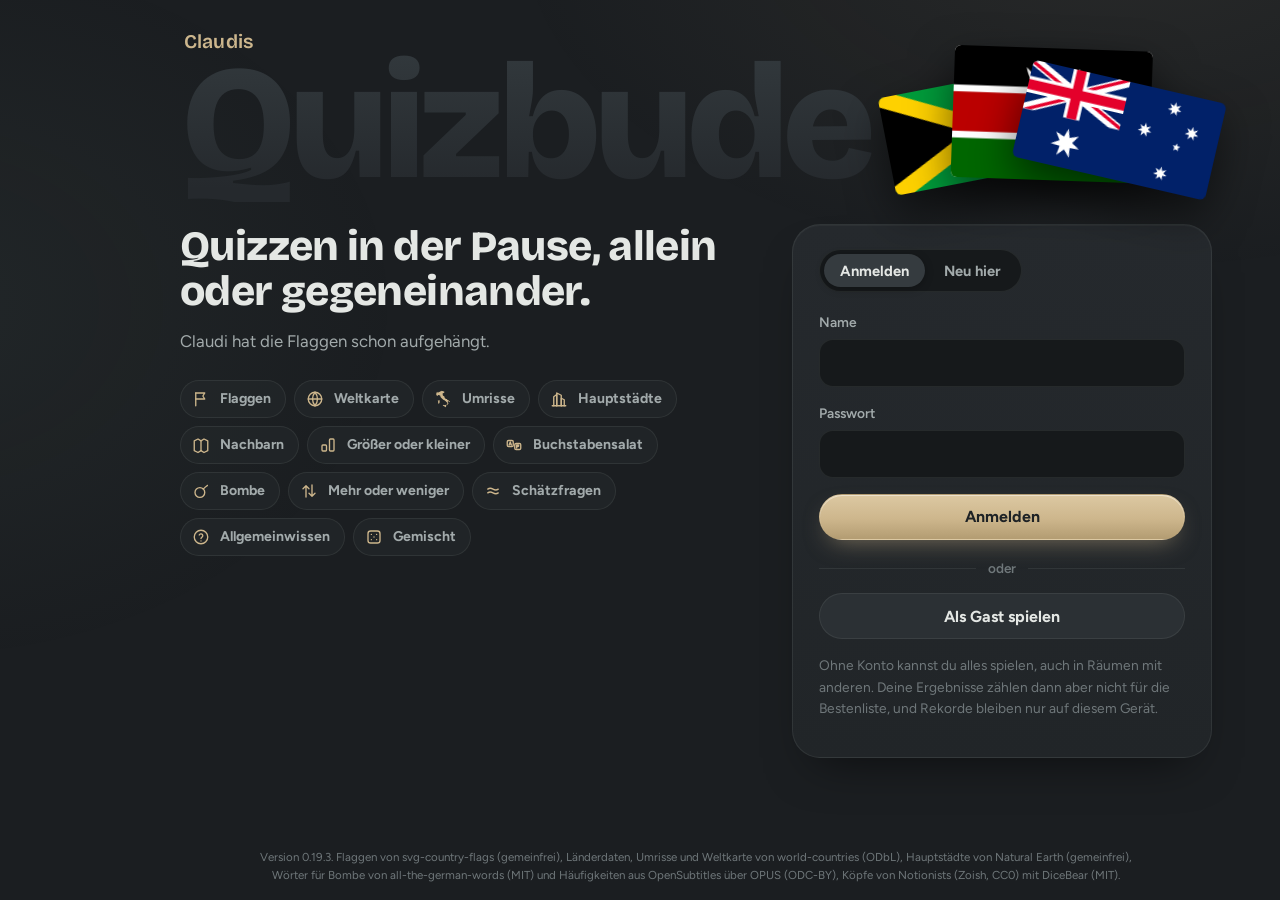
<file: index.html>
<!DOCTYPE html>
<html lang="de">
<head>
<meta charset="utf-8">
<meta name="viewport" content="width=device-width, initial-scale=1">
<title>Claudis Quizbude</title>
<meta name="description" content="Flaggen raten in der Pause, allein oder zusammen im Raum.">
<meta name="theme-color" content="#1B1E21">
<link rel="icon" href="bilder/icon.svg" type="image/svg+xml">
<link rel="stylesheet" href="css/stil.css?v=0.19.3">
</head>
<body>
<!-- Ladebildschirm: steht sofort, bis Schriften, Bilder und Effekte bereit sind -->
<div class="lade" id="lade" role="status" aria-label="Die Quizbude lädt">
  <div class="lade-mitte"><img class="lade-logo" src="bilder/logo.svg" alt="" width="60" height="60"><div class="lade-linie"><i id="lade-fuellung"></i></div></div>
</div>
<div class="nachricht" id="nachricht" role="status" hidden>
  <svg class="nachricht-icon" width="20" height="20" viewBox="0 0 24 24" fill="none" stroke="currentColor" stroke-width="2" stroke-linecap="round" stroke-linejoin="round" aria-hidden="true"><path d="M3 11v2a1 1 0 0 0 1 1h2l5 4V6L6 10H4a1 1 0 0 0-1 1z"/><path d="M15.5 8.5a5 5 0 0 1 0 7"/><path d="M18.5 5.5a9 9 0 0 1 0 13"/></svg>
  <p id="nachricht-text"></p>
  <button id="nachricht-zu" type="button" aria-label="Nachricht ausblenden"><svg width="16" height="16" viewBox="0 0 24 24" fill="none" stroke="currentColor" stroke-width="2.4" stroke-linecap="round" aria-hidden="true"><path d="M6 6l12 12M18 6L6 18"/></svg></button>
</div>
<main>
  <!-- Anmelden -->
  <section class="screen" id="s-anmelden" hidden>
    <div class="buehnenbild">
      <p class="riese" aria-hidden="true"><span>Claudis</span>Quizbude</p>
      <div class="faecher" data-faecher aria-hidden="true"></div>
    </div>
    <div class="anmelden-raster">
      <div class="anmelden-text">
        <h1>Quizzen in der Pause, allein oder gegeneinander.</h1>
        <p class="unterzeile" id="anmelden-claudi">Claudi hat die Flaggen schon aufgehängt.</p>
        <ul class="anmelden-kats" id="anmelden-kats" aria-label="Was es zu spielen gibt"></ul>
        <section class="karte anmelden-besten" id="anmelden-besten-box" aria-labelledby="ab-titel" hidden>
          <div class="ab-kopf"><h2 id="ab-titel">Gerade vorne</h2><small id="ab-zeit"></small></div>
          <ol class="ab-liste" id="anmelden-besten"></ol>
        </section>
      </div>
      <div class="karte anmelde-karte">
        <div class="umschalter" role="tablist">
          <button role="tab" class="umschalter-knopf aktiv" data-modus="anmelden" aria-selected="true">Anmelden</button>
          <button role="tab" class="umschalter-knopf" data-modus="neu" aria-selected="false">Neu hier</button>
        </div>
        <form id="anmelde-form" autocomplete="on" novalidate>
          <label>Name <input name="name" autocomplete="username" maxlength="16" required></label>
          <label>Passwort <input name="passwort" type="password" autocomplete="current-password" minlength="4" required></label>
          <small class="feststell" id="feststell-hinweis" hidden>Die Feststelltaste ist an.</small>
          <fieldset class="nur-neu" hidden>
            <legend>Dein Kopf</legend>
            <div class="avatar-wahl" id="avatar-wahl"></div>
            <div class="farb-wahl" id="farb-wahl"></div>
          </fieldset>
          <p class="fehler" id="anmelde-fehler" role="alert"></p>
          <button class="knopf haupt breit" type="submit" id="anmelde-knopf">Anmelden</button>
        </form>
        <p class="hinweis" id="offline-hinweis" hidden>Der Server ist gerade nicht erreichbar. Bis dahin geht nur das Spielen als Gast.</p>
        <div class="oder" aria-hidden="true"><span>oder</span></div>
        <button class="knopf zweit breit" id="gast-los">Als Gast spielen</button>
        <p class="hinweis gast-hinweis">Ohne Konto kannst du alles spielen, auch in Räumen mit anderen. Deine Ergebnisse zählen dann aber nicht für die Bestenliste, und Rekorde bleiben nur auf diesem Gerät.</p>
      </div>
    </div>
  </section>

  <!-- Bude (Start) -->
  <section class="screen bude" id="s-bude" hidden>
    <div class="bude-links">
    <div class="buehnenbild">
      <p class="riese" aria-hidden="true"><span>Claudis</span>Quizbude</p>
      <div class="faecher" data-faecher aria-hidden="true"></div>
    </div>
    <div class="held">
      <h1 id="bude-claudi"></h1>
      <div class="aktionen">
        <button class="knopf haupt gross" id="raum-neu">Raum aufmachen</button>
        <form class="code-feld" id="beitreten-form">
          <input id="code-eingabe" maxlength="4" autocomplete="off" spellcheck="false" placeholder="Code" aria-label="Raum-Code">
          <button class="knopf zweit" type="submit">Beitreten</button>
        </form>
      </div>
    </div>

    <section class="kategorien" aria-labelledby="kat-titel">
      <div class="kategorien-kopf">
        <h2 id="kat-titel">Was spielen wir?</h2>
      </div>
      <p class="kategorien-text">Klick auf eine Kategorie, dann geht ein Raum auf. Starten könnt ihr ab 2 Leuten. Allein üben geht unten unter Sprint.</p>
      <div class="kachel-raster" id="kachel-raster"></div>
    </section>

    <div class="bude-raster">
      <section class="karte">
        <h2>Offene Räume</h2>
        <ul id="raum-liste" class="raum-liste"></ul>
      </section>
      <!-- Bestenliste: ab 1560 px fest am rechten Rand, darunter neben bzw. unter den Räumen -->
      <aside class="bude-rechts" aria-labelledby="besten-titel">
        <section class="karte besten-karte">
          <div class="besten-kopf">
            <h2 id="besten-titel">Bestenliste</h2>
            <select id="besten-zeit" aria-label="Zeitraum"></select>
          </div>
          <div class="umschalter klein voll" role="tablist" id="besten-reiter">
            <button role="tab" class="umschalter-knopf aktiv" data-spalte="punkte" aria-selected="true">Punkte</button>
            <button role="tab" class="umschalter-knopf" data-spalte="siege" aria-selected="false">Siege</button>
            <button role="tab" class="umschalter-knopf" data-spalte="sprint" aria-selected="false">Sprint</button>
          </div>
          <p class="besten-saison-ende" id="besten-saison-ende" hidden></p>
        <div class="saison-abzeichen" id="besten-abzeichen" hidden></div>
        <label class="besten-kategorie" hidden><select id="besten-kategorie" aria-label="Sprint-Kategorie"></select></label>
          <ol id="besten-drei" class="besten-drei" aria-label="Platz 1 bis 3" hidden></ol>
          <ol id="besten-liste" class="besten-felder" start="4"></ol>
          <div class="besten-ich" id="besten-ich" hidden></div>
          <p class="besten-fuss" id="besten-fuss"></p>
        </section>
        <section class="karte winterquest" id="winterquest" hidden aria-labelledby="wq-titel"></section>
      </aside>
    </div>
    </div>

  </section>

  <!-- Profil -->
  <section class="screen" id="s-profil" hidden>
    <div class="profil-layout">
      <!-- links: die Spielerkarte, so wie andere sie sehen (zugleich Vorschau beim Anpassen) -->
      <aside class="profil-seite">
        <div id="hochkarte"></div>
        <button class="knopf zweit klein" id="profil-bearbeiten" hidden>Profilbild ändern</button>
        <div class="karte profil-editor" id="profil-editor" hidden>
          <div class="pb-vorschau"><span id="pb-vorschau"></span><span class="pb-was" id="pb-was"></span></div>
          <h3 class="pb-titel">Kopf</h3>
          <div class="pb-kopf" id="pb-kopf"></div>
          <h3 class="pb-titel">Geste</h3>
          <div class="pb-raster" id="pb-gesten"></div>
          <h3 class="pb-titel">Hintergrund</h3>
          <div class="pb-raster rund" id="pb-kreise"></div>
          <h3 class="pb-titel">Rand</h3>
          <div class="pb-raster rund" id="pb-ringe"></div>
          <div class="zeile">
            <button class="knopf haupt klein" id="profil-speichern">Speichern</button>
            <button class="knopf zweit klein" id="profil-abbrechen">Abbrechen</button>
          </div>
        </div>
      </aside>

      <div class="profil-haupt">
        <header class="profil-kopf">
          <h1 id="profil-name"></h1>
          <p class="profil-unter"><span class="karten-titel" id="profil-titel"></span><span id="profil-seit"></span></p>
          <div class="profil-rang" id="profil-ruhm"></div>
        </header>

        <div class="umschalter profil-reiter" role="tablist" id="profil-reiter">
          <button role="tab" class="umschalter-knopf aktiv" data-tab="uebersicht" aria-selected="true">Übersicht</button>
          <button role="tab" class="umschalter-knopf" data-tab="anpassen" aria-selected="false">Anpassen</button>
          <button role="tab" class="umschalter-knopf" data-tab="abzeichen" aria-selected="false">Abzeichen</button>
          <button role="tab" class="umschalter-knopf" data-tab="ruhm" aria-selected="false">Ruhmesweg</button>
        </div>

        <div class="profil-tab" data-tab="uebersicht">
          <dl class="werte" id="profil-werte"></dl>
          <section class="karte profil-abzeichen-box"><h2>Abzeichen</h2><div class="abz-kompakt" id="profil-abzeichen"></div></section>
          <div class="profil-raster">
            <section class="karte">
              <h2>Platzierungen</h2>
              <ul class="profil-liste" id="profil-raenge"></ul>
              <h2 class="abstand">Sprint-Rekorde</h2>
              <ul class="profil-liste" id="profil-rekorde"></ul>
            </section>
            <section class="karte">
              <h2>Nach Kategorie</h2>
              <ul class="profil-liste" id="profil-kategorien"></ul>
            </section>
          </div>
          <section class="karte">
            <h2>Letzte Spiele</h2>
            <ul class="profil-liste" id="profil-spiele"></ul>
          </section>
        </div>

        <div class="profil-tab" data-tab="anpassen" id="anpassen" hidden>
          <div class="umschalter klein voll" role="tablist" id="anpassen-reiter"></div>
          <p class="anpassen-info" id="anpassen-info">Ein Klick legt es an, links siehst du sofort das Ergebnis.</p>
          <div class="stil-kacheln" id="stil-kacheln"></div>
        </div>

        <div class="profil-tab" data-tab="abzeichen" id="abzeichen-karte" hidden>
          <section class="abz-oben">
            <div class="abz-oben-text">
              <h2>Auf deiner Karte</h2>
              <p>Bis zu drei Abzeichen oder Medaillen ersetzen auf deiner Karte Spiele, Siege und Sprint. Klick auf ein erreichtes Abzeichen legt es drauf, nochmal klicken nimmt es runter. Zum Umsortieren ein Abzeichen auf einen anderen Platz ziehen, mit der Maus geht das auch direkt aus der Liste.</p>
            </div>
            <div class="abz-vitrine" id="abz-vitrine"></div>
          </section>
          <h3 class="abz-titel">Saison-Medaillen</h3>
          <div class="abz-medaillen" id="abz-medaillen"></div>
          <h3 class="abz-titel">Abzeichen <small>Bronze, Silber, Gold, Platin, Diamant</small></h3>
          <div class="abz-raster" id="abz-raster"></div>
        </div>
        <div class="profil-tab" data-tab="ruhm" id="ruhm-karte" hidden>
          <p class="ruhm-erklaerung">Du spielst dich durch die Kartenfarben Karo, Herz, Pik und Kreuz, in jeder Farbe vom Bube bis zum Ass. Ganz oben wartet der Joker. Jede Karte schaltet etwas frei.</p>
          <ul class="ruhm-quellen">
            <li><b>10</b> fürs Mitspielen</li><li><b>3</b> je richtige Antwort</li><li><b>20</b> je Sieg</li><li><b>4</b> je Sprint</li><li><b>1</b> je Sprint-Treffer</li><li><b>+</b> jeder neue Rekord-Treffer</li>
          </ul>
          <div class="ruhmesweg" id="ruhmesweg"></div>
        </div>
      </div>
    </div>
  </section>

  <!-- Nachschlagen -->
  <section class="screen" id="s-lernen" hidden>
    <div class="lernen-kopf">
      <h1>Nachschlagen</h1>
      <p class="unterzeile">Alle Länder zum Anschauen und Lernen. Klick auf ein Land für Hauptstadt, Fläche und Umriss.</p>
    </div>
    <div class="lernen-steuerung">
      <div class="umschalter" role="tablist" id="lernen-art">
        <button role="tab" class="umschalter-knopf aktiv" data-art="flaggen" aria-selected="true">Flaggen</button>
        <button role="tab" class="umschalter-knopf" data-art="umrisse" aria-selected="false">Umrisse</button>
      </div>
      <input id="lernen-suche" type="search" placeholder="Land oder Hauptstadt suchen" autocomplete="off" aria-label="Land oder Hauptstadt suchen">
    </div>
    <div class="chips" id="lernen-region" role="group" aria-label="Kontinent"></div>
    <p class="lernen-anzahl" id="lernen-anzahl"></p>
    <ul class="lernen-raster" id="lernen-raster"></ul>
    <dialog class="lernen-detail" id="lernen-detail">
      <button class="dialog-zu" id="lernen-zu" aria-label="Schließen">×</button>
      <div id="lernen-detail-inhalt"></div>
    </dialog>
  </section>

  <!-- Raum -->
  <section class="screen" id="s-raum" hidden>
    <div class="raum-raster">
      <div class="buehne-karte">
        <div class="buehne-kopf">
          <button class="raum-code" id="raum-code" title="Einladungslink kopieren"></button>
          <span class="runde" id="raum-runde"></span>
          <span class="kopf-knoepfe"><button class="knopf zweit klein" id="raum-freunde" type="button" hidden>Freunde einladen</button><button class="tasten-knopf" type="button" title="Tasten anzeigen (?)" aria-label="Tasten anzeigen">⌨</button><a class="knopf zweit klein" href="#/">Raus</a></span>
        </div>
        <div class="zeitleiste" id="zeitleiste" hidden><div class="zeitleiste-fuellung" id="zeitleiste-fuellung"></div></div>

        <div class="buehne">
          <div class="phase" id="p-warten">
            <h2 class="phase-titel">Gleich geht's los</h2>
            <p class="phase-text" id="warten-text"></p>
            <div class="einst" id="einst">
              <label class="breit">Kategorie <select data-e="kategorie" id="einst-kategorie"></select></label>
              <label class="einst-richtung" hidden>Richtung <select data-e="richtung" id="einst-richtung"><option value="land">Land gegeben, Hauptstadt raten</option><option value="stadt">Hauptstadt gegeben, Land raten</option></select></label>
              <label>Auswahl <select data-e="auswahl" id="einst-auswahl"></select></label>
              <label class="einst-variante" hidden><span id="einst-variante-titel">Schwierigkeit</span> <select data-e="variante" id="einst-variante"></select></label>
              <div class="einst-arten breit" id="einst-arten-feld" hidden><span class="ea-titel">Kategorien in Gemischt <button type="button" class="textknopf" id="einst-arten-alle" hidden>alle wieder an</button></span><div class="arten-chips" id="einst-arten"></div></div>
              <label class="einst-ziel" hidden>Gesucht <select data-e="ziel" id="einst-ziel"><option value="beides">Länder und Hauptstädte</option><option value="land">Nur Länder</option><option value="stadt">Nur Hauptstädte</option></select></label>
              <label class="einst-modus">Antworten <select data-e="modus" id="einst-modus"><option value="tippen">Selbst tippen</option><option value="auswahl">Zur Auswahl</option></select></label>
              <label>Runden <select data-e="runden"><option>5</option><option>10</option><option>15</option><option>20</option><option>30</option></select></label>
              <label>Zeit pro Frage <select data-e="zeit"><option value="10">10 s</option><option value="15">15 s</option><option value="20">20 s</option><option value="30">30 s</option></select></label>
              <label>Gastgeber <select data-e="leiter" id="einst-leiter"><option value="mit">Spielt mit</option><option value="leiten">Leitet nur, spielt nicht mit</option></select></label>
              <label>Raum <select data-e="sichtbar"><option value="offen">Offen, in der Bude sichtbar</option><option value="geschlossen">Geschlossen, nur mit Code</option></select></label>
              <label>Chat <select data-e="chat"><option value="eingeschraenkt">Eingeschränkt</option><option value="offen">Offen</option></select></label>
            </div>
            <button class="knopf haupt gross" id="los">Los geht's</button>
            <p class="phase-text" id="los-hinweis"></p>
          </div>

          <div class="phase" id="p-countdown"><p class="countdown" id="countdown"></p></div>

          <div class="phase" id="p-frage">
            <p class="frage-hinweis" id="frage-hinweis"></p>
            <div class="frage-bild" id="frage-bild"></div>
            <div class="weltkarte" id="raum-weltkarte" hidden></div>
            <p class="aufgeloest" id="aufgeloest" aria-live="polite"></p>
            <p class="frage-info" id="frage-info"></p>
            <form class="rate-form" id="rate-form" autocomplete="off">
              <input id="rate-eingabe" placeholder="Welches Land?" spellcheck="false" autocapitalize="off">
            </form>
            <div class="optionen" id="optionen"></div>
            <p class="leiter-hinweis" id="leiter-hinweis" hidden><span id="leiter-stand"></span> <button type="button" class="textknopf" id="leiter-loesung-knopf">Lösung zeigen</button> <b id="leiter-loesung" hidden></b></p>
          <p class="rueckmeldung" id="rueckmeldung" aria-live="polite"></p>
          </div>

          <div class="phase" id="p-ende">
            <h2 class="phase-titel" id="ende-titel">Endstand</h2>
            <div class="podest" id="podest"></div>
            <div class="ruhm-plus" id="ende-ruhm" hidden></div>
            <div class="zeile mitte">
              <button class="knopf haupt" id="nochmal">Nochmal</button>
              <button class="knopf zweit" id="andere-kategorie">Andere Kategorie</button>
            </div>
            <p class="phase-text" id="ende-text"></p>
          </div>
        </div>
      </div>

      <aside class="karte seite">
        <h2>Im Raum</h2>
        <ul class="spieler-liste" id="spieler-liste"></ul>
        <div class="chat">
          <ul class="chat-liste" id="chat-liste" aria-live="polite"></ul>
          <div class="emote-liste" id="emote-liste" role="dialog" aria-label="Emotes" hidden></div>
          <form id="chat-form" class="chat-form"><button class="emote-knopf" id="emote-knopf" type="button" aria-label="Emotes" aria-expanded="false" aria-controls="emote-liste"><svg viewBox="0 0 24 24" width="20" height="20" fill="none" stroke="currentColor" stroke-width="2" stroke-linecap="round" stroke-linejoin="round" aria-hidden="true"><circle cx="12" cy="12" r="9"/><path d="M8.5 14.5a4.5 4.5 0 0 0 7 0"/><path d="M9 9.5h.01M15 9.5h.01"/></svg></button><input id="chat-eingabe" placeholder="Nachricht" maxlength="200" autocomplete="off"><button class="knopf zweit klein" type="submit">Senden</button></form>
        </div>
      </aside>
    </div>
  </section>

  <!-- Sprint: Auswahl -->
  <section class="screen" id="s-sprintwahl" hidden>
    <div class="lernen-kopf">
      <h1>Sprint</h1>
      <p class="unterzeile">Allein gegen die Uhr, ganz ohne Raum: 60 Sekunden, so viele wie möglich. Überspringen kostet 2 Sekunden. <button class="tasten-knopf text" type="button">Alle Tasten anzeigen</button></p>
    </div>
    <div class="sprint-wahl" id="sprint-wahl">
      <nav class="sprint-liste" id="sprint-liste" aria-label="Kategorien für den Sprint"></nav>
      <section class="sprint-vorschau" id="sprint-vorschau" aria-label="Gewählte Kategorie"></section>
      <aside class="sprint-saison-spalte sv-saison" id="sprint-saison-spalte" aria-label="Beste der Saison"></aside>
    </div>
  </section>

  <!-- Sprint -->
  <section class="screen" id="s-sprint" hidden>
    <div class="buehne-karte sprint">
      <div class="buehne-kopf">
        <span class="sprint-punkte"><span id="sprint-punkte">0</span> <small>Treffer</small></span>
        <span class="runde" id="sprint-zeit">60 s</span>
        <span class="kopf-knoepfe"><button class="tasten-knopf" type="button" title="Tasten anzeigen (?)" aria-label="Tasten anzeigen">⌨</button><a class="knopf zweit klein" href="#/sprint">Raus</a></span>
      </div>
      <div class="zeitleiste"><div class="zeitleiste-fuellung" id="sprint-leiste"></div></div>
      <div class="buehne">
        <div class="phase" id="sp-laeuft">
          <p class="frage-hinweis" id="sprint-hinweis"></p>
          <div class="frage-bild" id="sprint-bild"></div>
          <div class="weltkarte" id="sprint-weltkarte" hidden></div>
          <form class="rate-form" id="sprint-form" autocomplete="off">
            <input id="sprint-eingabe" placeholder="Welches Land?" spellcheck="false" autocapitalize="off">
          </form>
          <div class="optionen" id="sprint-optionen"></div>
          <button class="textknopf" id="sprint-skip">Weiß ich nicht, weiter</button>
          <p class="rueckmeldung" id="sprint-rueck" aria-live="polite"></p>
        </div>
        <div class="phase sprint-ende" id="sp-ende" hidden>
          <p class="se-kat" id="sprint-kat"></p>
          <div class="se-zahl"><b id="sprint-ergebnis">0</b><span>richtig in 60 Sekunden</span></div>
          <div class="se-vergleich" id="sprint-vergleich"></div>
          <p class="phase-text" id="sprint-rekord"></p>
          <div class="se-werte" id="sprint-werte"></div>
          <div class="ruhm-plus" id="sprint-ruhm" hidden></div>
          <div class="zeile mitte"><button class="knopf haupt" id="sprint-nochmal">Nochmal</button></div>
          <div class="se-listen">
            <section id="sprint-richtig-bereich"><h3>Richtig <small id="sprint-richtig-zahl"></small></h3><ul class="verpasst klein" id="sprint-richtig"></ul></section>
            <section id="sprint-verpasst-bereich"><h3 id="sprint-verpasst-titel">Ausgelassen <small id="sprint-verpasst-zahl"></small></h3><ul class="verpasst klein" id="sprint-verpasst"></ul></section>
          </div>
        </div>
      </div>
    </div>
  </section>

  <footer class="fuss">Version <span id="version"></span>. Flaggen von svg-country-flags (gemeinfrei), Länderdaten, Umrisse und Weltkarte von world-countries (ODbL), Hauptstädte von Natural Earth (gemeinfrei), Wörter für Bombe von all-the-german-words (MIT) und Häufigkeiten aus OpenSubtitles über OPUS (ODC-BY), Köpfe von Notionists (Zoish, CC0) mit DiceBear (MIT).</footer>
</main>

<!-- Tastenliste -->
<dialog class="spieler-fenster" id="spieler-fenster" aria-label="Spieler"><div class="sf-innen" id="sf-innen"></div></dialog>
<dialog class="spieler-fenster freunde-fenster" id="freunde-fenster" aria-label="Freunde"><div class="sf-innen" id="fr-innen"></div></dialog>
<div class="einladung" id="einladung" role="alert" hidden></div>
<dialog class="aufstieg" id="aufstieg" aria-labelledby="aufstieg-titel"><div class="aufstieg-inhalt" id="aufstieg-inhalt"></div></dialog>
<dialog class="tasten-dialog" id="tasten-dialog" aria-labelledby="tasten-titel">
  <button class="dialog-zu" id="tasten-zu" aria-label="Schließen">×</button>
  <h2 id="tasten-titel">Tasten</h2>
  <dl class="tasten-liste">
    <dt>Antwort wählen</dt><dd><kbd>1</kbd> <kbd>2</kbd> <kbd>3</kbd> <kbd>4</kbd> oder <kbd>A</kbd> <kbd>B</kbd> <kbd>C</kbd> <kbd>D</kbd></dd>
    <dt>Antwort abschicken</dt><dd><kbd>Enter</kbd></dd>
    <dt>Mehr oder weniger</dt><dd><kbd>↑</kbd> höher, länger, später, schwerer · <kbd>↓</kbd> das Gegenteil</dd>
    <dt>Kategorie im Sprint wählen</dt><dd><kbd>↑</kbd> <kbd>↓</kbd> in der Liste, <kbd>Enter</kbd> startet</dd>
    <dt>Überspringen im Sprint</dt><dd><kbd>→</kbd> oder <kbd>Alt</kbd> + <kbd>D</kbd> (kostet 2 Sekunden)</dd>
    <dt>Emote im Chat ergänzen</dt><dd>Wortanfang tippen, dann <kbd>Tab</kbd> (nochmal <kbd>Tab</kbd> blättert)</dd>
    <dt>Raus</dt><dd>Zurück-Taste im Browser oder an der Maus</dd>
    <dt>Diese Liste</dt><dd><kbd>?</kbd></dd>
  </dl>
</dialog>

<!-- Dock: Navigation unten in der Mitte -->
<nav class="dock" id="dock" aria-label="Navigation" hidden>
  <a class="dock-marke" href="#/" aria-label="Zur Bude"><img src="bilder/logo.svg" alt="" width="34" height="34"></a>
  <a class="dock-link" href="#/" data-nav="bude"><svg class="dock-icon" viewBox="0 0 24 24" width="24" height="24" fill="none" stroke="currentColor" stroke-width="2" stroke-linecap="round" stroke-linejoin="round" aria-hidden="true"><path d="M3 10.5 12 3l9 7.5"/><path d="M5 9.5V21h14V9.5"/><path d="M10 21v-6h4v6"/></svg><span>Bude</span></a>
  <a class="dock-link" href="#/sprint" data-nav="sprint"><svg class="dock-icon" viewBox="0 0 24 24" width="24" height="24" fill="none" stroke="currentColor" stroke-width="2" stroke-linecap="round" stroke-linejoin="round" aria-hidden="true"><circle cx="12" cy="13" r="8"/><path d="M12 9v4l2.5 2.5"/><path d="M10 2h4"/><path d="M12 2v3"/></svg><span>Sprint</span></a>
  <a class="dock-link" href="#/lernen" data-nav="lernen"><svg class="dock-icon" viewBox="0 0 24 24" width="24" height="24" fill="none" stroke="currentColor" stroke-width="2" stroke-linecap="round" stroke-linejoin="round" aria-hidden="true"><path d="M4 5.5A2.5 2.5 0 0 1 6.5 3H20v15H6.5A2.5 2.5 0 0 0 4 20.5z"/><path d="M4 20.5A2.5 2.5 0 0 0 6.5 23H20v-5"/></svg><span>Lernen</span></a>
  <button class="dock-link dock-freunde" id="dock-freunde" type="button" hidden><svg class="dock-icon" viewBox="0 0 24 24" width="24" height="24" fill="none" stroke="currentColor" stroke-width="2" stroke-linecap="round" stroke-linejoin="round" aria-hidden="true"><circle cx="9" cy="8" r="3.5"/><path d="M2.5 20c.6-3.6 3.2-5.5 6.5-5.5s5.9 1.9 6.5 5.5"/><path d="M16 4.6a3.5 3.5 0 0 1 0 6.8"/><path d="M18.5 14.8c1.7.7 2.8 2.4 3.1 5.2"/></svg><span>Freunde</span><b class="dock-zahl" id="freunde-zahl" hidden></b></button>
  <span class="dock-trenner" aria-hidden="true"></span>
  <span class="dock-profil" id="profil-chip"></span>
  <a class="ruhm-mini" id="ruhm-mini" href="#/profil" hidden></a>
</nav>
<div class="toast" id="toast" role="status" hidden></div>

<script src="vendor/supabase.js?v=0.19.3"></script>
<script type="module" src="js/app.js?v=0.19.3"></script>
</body>
</html>
</file>
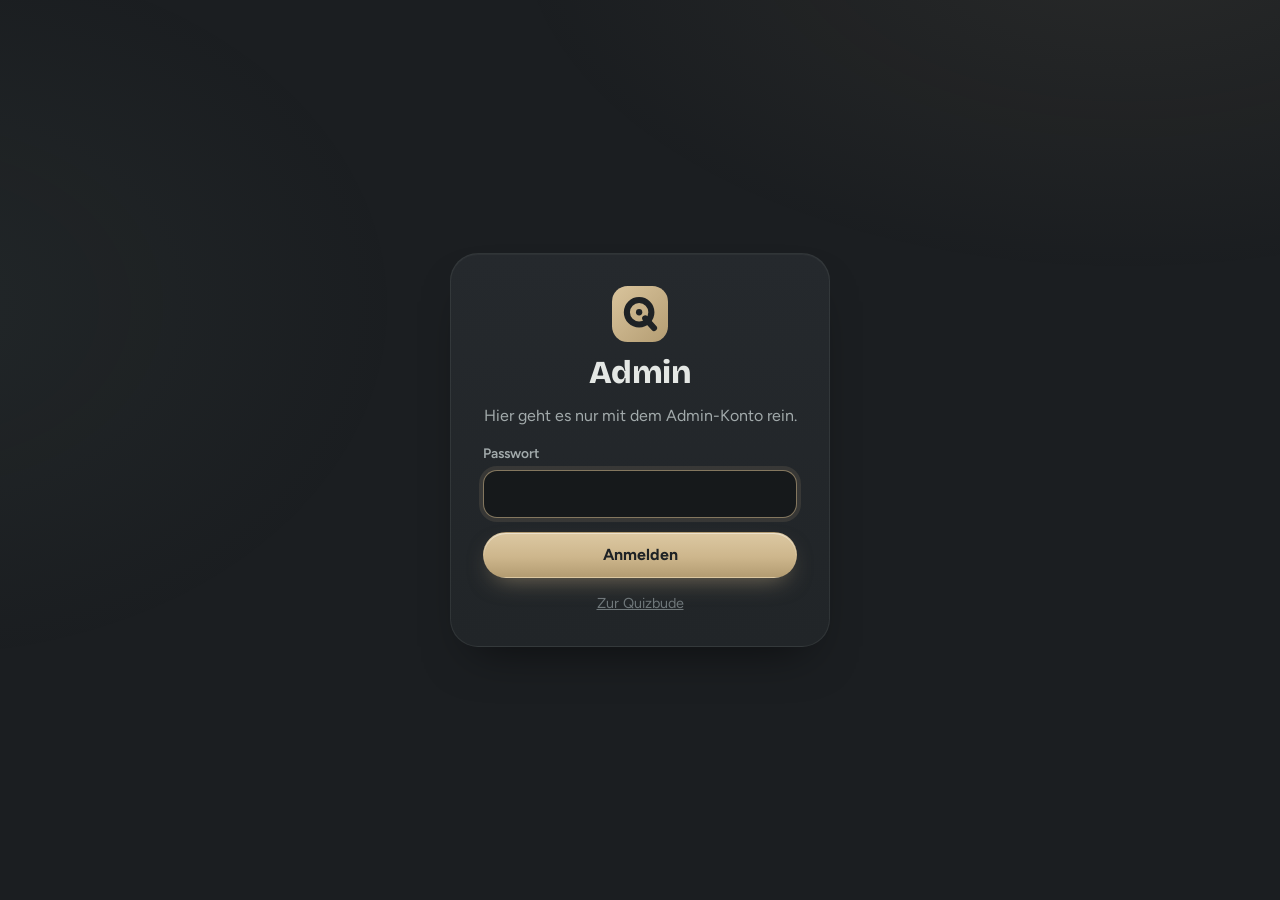
<file: admin.html>
<!DOCTYPE html>
<html lang="de">
<head>
<meta charset="utf-8">
<meta name="viewport" content="width=device-width, initial-scale=1">
<title>Admin · Claudis Quizbude</title>
<meta name="robots" content="noindex">
<meta name="theme-color" content="#1B1E21">
<link rel="icon" href="bilder/icon.svg" type="image/svg+xml">
<link rel="stylesheet" href="css/stil.css?v=0.19.3">
<link rel="stylesheet" href="css/admin.css?v=0.19.3">
</head>
<body class="admin">

<!-- Anmelden -->
<section class="ad-login" id="ad-login" hidden>
  <form class="karte ad-login-karte" id="ad-login-form" novalidate>
    <img src="bilder/icon.svg" alt="" width="56" height="56">
    <h1>Admin</h1>
    <p>Hier geht es nur mit dem Admin-Konto rein.</p>
    <input type="text" name="username" value="admin" autocomplete="username" hidden>
    <label>Passwort <input name="passwort" type="password" autocomplete="current-password" required></label>
    <p class="fehler" id="ad-login-fehler" role="alert"></p>
    <button class="knopf haupt breit" type="submit">Anmelden</button>
    <a class="ad-zurueck" href="./">Zur Quizbude</a>
  </form>
</section>

<!-- Admin-Bereich -->
<div class="ad-app" id="ad-app" hidden>
  <header class="ad-kopf">
    <a class="ad-marke" href="./"><img src="bilder/icon.svg" alt="" width="34" height="34"><span>Quizbude <b>Admin</b></span></a>
    <nav class="ad-reiter" id="ad-reiter" role="tablist">
      <button role="tab" data-tab="uebersicht" class="aktiv">Übersicht</button>
      <button role="tab" data-tab="spieler">Spieler</button>
      <button role="tab" data-tab="raeume">Räume</button>
      <button role="tab" data-tab="nachricht">Nachricht</button>
      <button role="tab" data-tab="server">Server</button>
      <button role="tab" data-tab="protokoll">Protokoll</button>
    </nav>
    <button class="knopf zweit klein" id="ad-abmelden" type="button">Abmelden</button>
  </header>

  <main class="ad-main">
    <section class="ad-tab" data-tab="uebersicht">
      <h2>Übersicht</h2>
      <div class="ad-zahlen" id="ad-zahlen"></div>
      <div class="ad-zwei">
        <div class="karte ad-block"><h3>Zuletzt aktiv</h3><ul class="ad-liste" id="ad-zuletzt"></ul></div>
        <div class="karte ad-block"><h3>Zuletzt gemacht</h3><ul class="ad-liste" id="ad-zuletzt-log"></ul></div>
      </div>
    </section>

    <section class="ad-tab" data-tab="spieler" hidden>
      <div class="ad-tab-kopf">
        <h2>Spieler</h2>
        <input type="search" id="ad-suche" placeholder="Name suchen" autocomplete="off" aria-label="Spieler suchen">
      </div>
      <div class="ad-filter" id="ad-filter">
        <button data-f="alle" class="aktiv">Alle</button>
        <button data-f="gesperrt">Gesperrt</button>
        <button data-f="versteckt">Nicht in der Bestenliste</button>
        <button data-f="deaktiviert">Deaktiviert</button>
      </div>
      <div class="ad-kacheln" id="ad-kacheln"></div>
    </section>

    <section class="ad-tab" data-tab="raeume" hidden>
      <h2>Offene Räume</h2>
      <p class="ad-hinweis">Live aus der Lobby. Geschlossene Räume (nur mit Code) tauchen hier nicht auf.</p>
      <div class="ad-raeume" id="ad-raeume"></div>
    </section>

    <section class="ad-tab" data-tab="nachricht" hidden>
      <h2>Nachricht an alle</h2>
      <p class="ad-hinweis">Erscheint oben auf der Seite, bei allen, bis sie sie wegklicken. Eine neue Nachricht taucht auch bei denen wieder auf, die die alte weggeklickt haben.</p>
      <div class="karte ad-block ad-nachricht">
        <label>Text <textarea id="ad-nachricht-text" maxlength="200" rows="3" placeholder="Zum Beispiel: Heute 12:30 großes Flaggen-Turnier, kommt alle in den Raum!"></textarea></label>
        <div class="ad-zeile">
          <span class="ad-zeichen" id="ad-nachricht-zeichen">0 / 200</span>
          <label class="ad-schalter"><input type="checkbox" id="ad-nachricht-an"><span></span> Anzeigen</label>
        </div>
        <p class="ad-vorschau-titel">So sieht es aus</p>
        <div class="ad-vorschau"><div class="nachricht ad-vorschau-pille"><p id="ad-nachricht-vorschau">…</p></div></div>
        <button class="knopf haupt" id="ad-nachricht-speichern" type="button">Speichern</button>
      </div>
    </section>

    <section class="ad-tab" data-tab="server" hidden>
      <h2>Server</h2>
      <div class="karte ad-block">
        <div class="ad-einst">
          <div><b>Neue Konten</b><p>Wenn aus, kann sich niemand neu registrieren. Wer schon ein Konto hat, kommt weiter rein.</p></div>
          <label class="ad-schalter"><input type="checkbox" id="ad-neue-konten"><span></span></label>
        </div>
      </div>
      <div class="karte ad-block">
        <div class="ad-einst">
          <div><b>Saison abschließen</b><p id="ad-saison-text">–</p></div>
          <button class="knopf zweit" id="ad-saison-knopf" type="button" disabled>Abschließen</button>
        </div>
      </div>
      <div class="karte ad-block">
        <div class="ad-einst">
          <div><b>Version</b><p id="ad-version">–</p></div>
        </div>
      </div>
    </section>

    <section class="ad-tab" data-tab="protokoll" hidden>
      <h2>Protokoll</h2>
      <p class="ad-hinweis">Alles, was hier im Admin-Bereich gemacht wurde, die letzten 200 Einträge.</p>
      <div class="karte ad-block"><ul class="ad-liste ad-protokoll" id="ad-protokoll"></ul></div>
    </section>
  </main>
</div>

<!-- Spieler im Detail -->
<dialog class="ad-detail" id="ad-detail">
  <div class="ad-detail-innen" id="ad-detail-innen"></div>
</dialog>

<!-- Nachfragen -->
<dialog class="ad-frage" id="ad-frage">
  <form method="dialog" id="ad-frage-form">
    <h3 id="ad-frage-titel"></h3>
    <p id="ad-frage-text"></p>
    <label id="ad-frage-tippen" hidden>Zum Bestätigen den Namen tippen <input id="ad-frage-eingabe" autocomplete="off"></label>
    <div class="ad-frage-knoepfe">
      <button class="knopf zweit" value="nein" type="submit">Abbrechen</button>
      <button class="knopf haupt" value="ja" type="submit" id="ad-frage-ja">Ausführen</button>
    </div>
  </form>
</dialog>

<div class="toast" id="toast" role="status" hidden></div>

<script src="vendor/supabase.js?v=0.19.3"></script>
<script type="module" src="js/admin.js?v=0.19.3"></script>
</body>
</html>
</file>
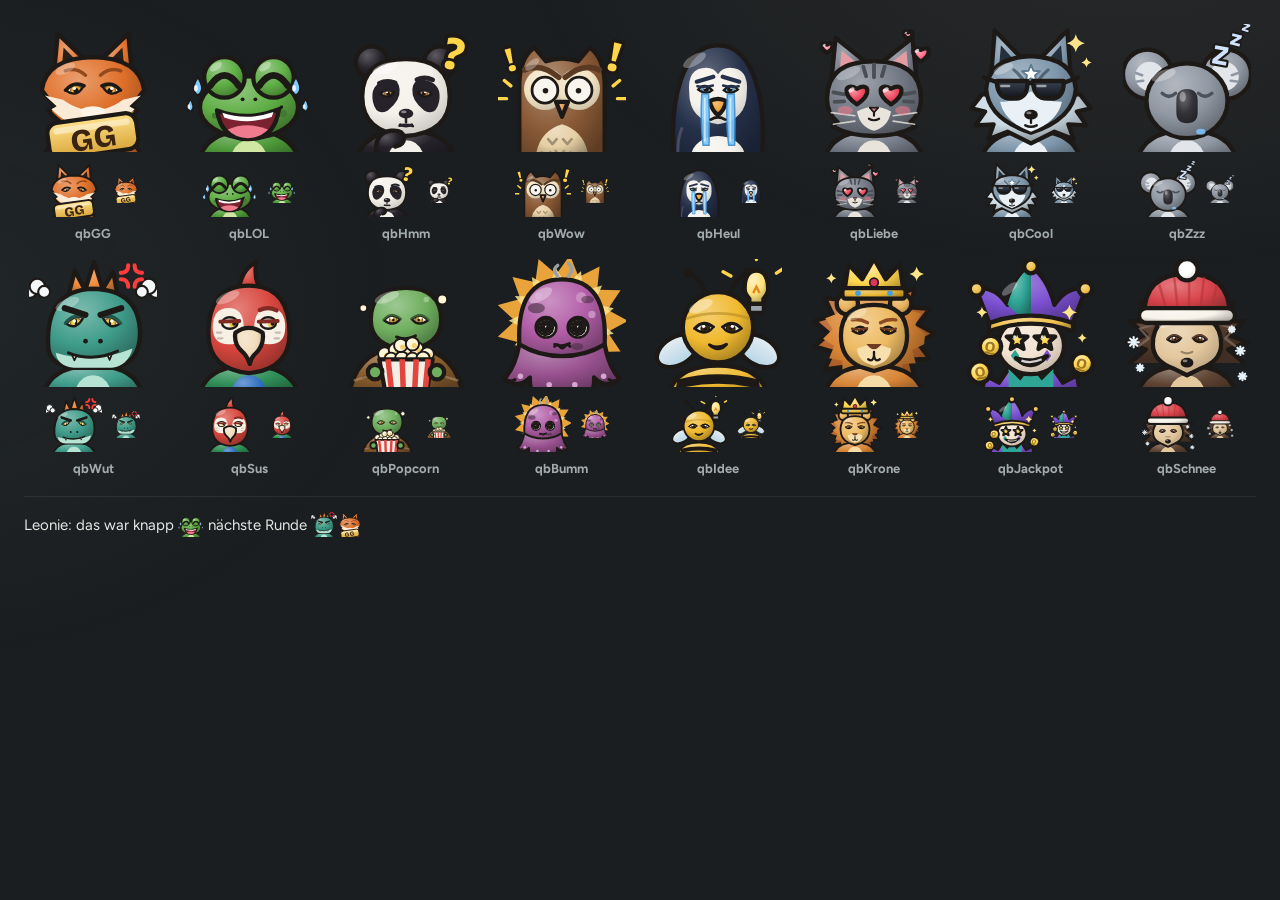
<file: werkzeuge/emote-vorschau.html>
<!DOCTYPE html>
<html lang="de"><head><meta charset="utf-8"><title>Emotes</title>
<link rel="stylesheet" href="../css/stil.css">
<style>
  body { padding: 24px; background: #1B1E21; }
  .raster { display: grid; grid-template-columns: repeat(8, 1fr); gap: 18px; }
  .e { display: grid; justify-items: center; gap: 6px; color: #A2AAAB; font: 700 13px Figtree, sans-serif; }
  .e .gross svg { width: 128px; height: 128px; }
  .e .klein { display: flex; gap: 10px; align-items: center; }
  .e .klein span:nth-child(1) svg { width: 56px; height: 56px; }
  .e .klein span:nth-child(2) svg { width: 28px; height: 28px; }
  .chat { margin-top: 20px; color: #E4E7E4; font: 15px Figtree, sans-serif; }
  .chat svg { width: 26px; height: 26px; vertical-align: -7px; }
</style></head>
<body><div class="raster" id="r"></div><p class="chat" id="c"></p>
<script type="module">
  const { EMOTES, emoteSvg } = await import('../js/emotes.js?x=' + Date.now());
  document.getElementById('r').innerHTML = EMOTES.map(e => `<div class="e"><span class="gross">${emoteSvg(e.id)}</span><span class="klein"><span>${emoteSvg(e.id)}</span><span>${emoteSvg(e.id)}</span></span>${e.code}</div>`).join('');
  document.getElementById('c').innerHTML = 'Leonie: das war knapp ' + emoteSvg('lol') + ' nächste Runde ' + emoteSvg('wut') + emoteSvg('gg');
  document.body.dataset.fertig = '1';
</script></body></html>
</file>
<file: css/stil.css>
@font-face { font-family: 'Bricolage'; src: url('../schrift/bricolage-grotesque-latin-600-normal.woff2') format('woff2'); font-weight: 600; font-display: swap; }
@font-face { font-family: 'Bricolage'; src: url('../schrift/bricolage-grotesque-latin-800-normal.woff2') format('woff2'); font-weight: 800; font-display: swap; }
@font-face { font-family: 'Figtree'; src: url('../schrift/figtree-latin-400-normal.woff2') format('woff2'); font-weight: 400; font-display: swap; }
@font-face { font-family: 'Figtree'; src: url('../schrift/figtree-latin-600-normal.woff2') format('woff2'); font-weight: 600; font-display: swap; }
@font-face { font-family: 'Figtree'; src: url('../schrift/figtree-latin-700-normal.woff2') format('woff2'); font-weight: 700; font-display: swap; }

:root {
  /* Graphit, leicht ins Grüngraue gezogen */
  --grund: #1B1E21;
  --tief: #16191B;
  --flaeche: #23272A;
  --flaeche-hoch: #2B3034;
  --flaeche-aktiv: #353B3F;
  --linie: rgba(226, 232, 229, .08);
  --linie-stark: rgba(226, 232, 229, .14);
  --text: #E4E7E4;
  --text-2: #A2AAAB;
  --text-3: #6F777A;
  /* gedeckte Akzente */
  --sand: #CDB68C;
  --sand-hell: #DCC8A2;
  --sand-tief: #B39C72;
  --salbei: #8FB3A2;
  --rose: #CF8E8E;
  --dunkel-auf-sand: #1E2225;

  --display: 'Bricolage', 'Segoe UI', system-ui, sans-serif;
  --schrift: 'Figtree', system-ui, -apple-system, 'Segoe UI', sans-serif;
  --breite: 1180px;
  --r-gross: 28px;
  --r-mittel: 20px;
  --r-klein: 14px;
  --schatten: 0 1px 0 rgba(255,255,255,.035) inset, 0 24px 48px -24px rgba(0,0,0,.6);
}

* { box-sizing: border-box; }
html { -webkit-text-size-adjust: 100%; }
body {
  margin: 0;
  min-height: 100vh;
  background: var(--grund);
  color: var(--text);
  font: 400 1rem/1.55 var(--schrift);
  -webkit-font-smoothing: antialiased;
}
[hidden] { display: none !important; }
h1, h2, h3 { font-family: var(--display); font-weight: 800; line-height: 1.08; margin: 0; letter-spacing: -.015em; }
h2 { font-size: 1.3rem; }
h3 { font-size: 1.05rem; }
a { color: inherit; }
:focus-visible { outline: 2px solid var(--sand); outline-offset: 3px; }
::selection { background: rgba(205,182,140,.35); }

/* Seite mindestens bildschirmhoch, die Fußzeile sitzt immer ganz unten */
main { position: relative; width: 100%; max-width: var(--breite); min-height: 100vh; min-height: 100dvh; margin: 0 auto; padding: 28px 24px 170px; }
.fuss { position: absolute; left: 24px; right: 24px; bottom: 108px; margin: 0; text-align: center; font-size: .74rem; line-height: 1.5; color: var(--text-3); text-wrap: balance; }
[data-ziel] { cursor: pointer; }

/* ---------- Schriftzug als Bühnenbild ---------- */
.buehnenbild { position: relative; }
.riese {
  margin: 0;
  font: 800 clamp(4.2rem, 12.6vw, 11.4rem)/.84 var(--display);
  letter-spacing: -.055em;
  background: linear-gradient(180deg, #343B3F 0%, #25292D 92%);
  -webkit-background-clip: text; background-clip: text;
  color: transparent;
  user-select: none;
  padding-bottom: .06em;
}
.riese span {
  display: block;
  font-size: max(.9rem, .12em);
  font-weight: 600;
  letter-spacing: .01em;
  line-height: 1.4;
  margin: 0 0 .1em .2em;
  background: none;
  -webkit-text-fill-color: var(--sand);
  color: var(--sand);
}

.faecher {
  position: absolute; right: 0; top: 54%;
  width: clamp(180px, 25vw, 330px); aspect-ratio: 1.5;
  transform: translateY(-50%);
  cursor: pointer;
}
.faecher .ff {
  position: absolute; left: 50%; top: 50%; width: 62%;
  transform: translate(-50%, -50%) translate(var(--x), var(--y)) rotate(var(--dreh));
  animation: faechern .8s cubic-bezier(.2, .8, .2, 1) backwards;
  animation-delay: calc(var(--i) * 90ms + 120ms);
}
/* Die Trefferfläche (.ff) bleibt stehen, nur das Bild darin bewegt sich: so flackert nichts an den Kanten */
.faecher .ff img {
  display: block; width: 100%; height: auto; border-radius: 6px;
  filter: drop-shadow(0 18px 22px rgba(0,0,0,.55));
  transition: scale .35s cubic-bezier(.2, 1.3, .4, 1), rotate .35s ease, filter .3s ease;
}
.faecher .ff:hover { z-index: 4; }
.faecher .ff:hover img { scale: 1.09; filter: drop-shadow(0 28px 32px rgba(0,0,0,.6)) brightness(1.08) saturate(1.12); animation: wehen 2.6s ease-in-out infinite; }
.faecher:has(.ff:hover) .ff:not(:hover) img { filter: drop-shadow(0 14px 18px rgba(0,0,0,.5)) brightness(.78); }
@keyframes wehen { 0%, 100% { rotate: -1.8deg; } 50% { rotate: 1.8deg; } }
/* Klick: neue Flaggen kommen umgedreht rein */
.faecher.neu .ff img { animation: umdrehen .6s cubic-bezier(.2, .9, .3, 1.2) backwards; animation-delay: calc(var(--i) * 70ms); }
@keyframes umdrehen { from { opacity: 0; scale: .6; rotate: -25deg; } }
@media (prefers-reduced-motion: reduce) { .faecher .ff:hover img { animation: none; } }

/* Kategorie-Kacheln: jede Kachel bekommt eine eigene kleine Bewegung beim Drüberfahren */
.kachel .kachel-bild > * { transition: transform .4s cubic-bezier(.2, 1.4, .4, 1), filter .3s ease; }
.kb-faecher img { transition: transform .4s cubic-bezier(.2, 1.4, .4, 1); }
.kachel:hover .kb-faecher img:nth-child(1) { transform: rotate(-20deg) translate(-8px, 2px); }
.kachel:hover .kb-faecher img:nth-child(2) { transform: rotate(0deg) translateY(-6px); }
.kachel:hover .kb-faecher img:nth-child(3) { transform: rotate(22deg) translate(8px, 2px); }
.kachel:hover .kb-karte { transform: scale(1.14); filter: drop-shadow(0 8px 12px rgba(0,0,0,.5)) brightness(1.15); }
.kachel:hover .kb-umriss { transform: rotate(-8deg) scale(1.1); }
.kachel:hover .kb-text:not(.kb-gross) { animation: wackeln-frage .6s ease; }
.kachel:hover .kb-gross { animation: huepfen .7s cubic-bezier(.3, 1.6, .5, 1); }
.kachel:hover .kb-duell { animation: tauschen .7s ease; }
.kachel:hover .kb-emoji { animation: wuerfeln .7s cubic-bezier(.3, 1.4, .5, 1); }
@keyframes wackeln-frage { 0%, 100% { transform: none; } 25% { transform: rotate(-6deg); } 50% { transform: rotate(5deg); } 75% { transform: rotate(-3deg); } }
@keyframes huepfen { 0%, 100% { transform: none; } 40% { transform: translateY(-10px) scale(1.1); } 70% { transform: translateY(2px) scale(.97); } }
@keyframes tauschen { 0%, 100% { transform: none; } 50% { transform: scale(1.08) rotate(-3deg); } }
@keyframes wuerfeln { from { transform: rotate(0) scale(1); } 60% { transform: rotate(320deg) scale(1.15); } to { transform: rotate(360deg) scale(1); } }
@keyframes faechern {
  from { opacity: 0; transform: translate(-50%, -50%) translateY(30px) rotate(0deg) scale(.92); }
}

/* ---------- Knöpfe ---------- */
.knopf {
  display: inline-flex; align-items: center; justify-content: center; gap: 8px;
  font: 700 1rem/1.2 var(--schrift);
  padding: .78em 1.35em;
  border-radius: 999px; border: 1px solid transparent;
  cursor: pointer; text-decoration: none; white-space: nowrap;
  transition: transform .1s ease, filter .15s ease, background-color .15s ease, border-color .15s ease;
}
.knopf:disabled { opacity: .45; cursor: default; }
.knopf.haupt {
  background: linear-gradient(180deg, var(--sand-hell), var(--sand) 55%, var(--sand-tief));
  color: var(--dunkel-auf-sand);
  box-shadow: inset 0 1px 0 rgba(255,255,255,.45), 0 10px 24px -10px rgba(205,182,140,.55);
}
.knopf.haupt:not(:disabled):hover { filter: brightness(1.05); }
.knopf.haupt:not(:disabled):active { transform: translateY(1px); }
.knopf.zweit { background: var(--flaeche-hoch); color: var(--text); border-color: var(--linie); }
.knopf.zweit:not(:disabled):hover { background: var(--flaeche-aktiv); border-color: var(--linie-stark); }
.knopf.gross { font-size: 1.08rem; padding: .95em 1.7em; }
.knopf.klein { font-size: .86rem; padding: .5em 1em; }
.knopf.breit { width: 100%; }
.textknopf {
  font: 600 .95rem var(--schrift); color: var(--text-2);
  background: none; border: 0; padding: 4px 2px; cursor: pointer;
  text-decoration: underline; text-decoration-color: var(--linie-stark); text-underline-offset: 4px;
}
.textknopf:hover { color: var(--text); text-decoration-color: var(--sand); }

/* ---------- Felder ---------- */
input, select {
  font: 600 1rem/1.3 var(--schrift);
  width: 100%;
  padding: .78em 1em;
  border-radius: var(--r-klein);
  border: 1px solid var(--linie);
  background: var(--tief); color: var(--text);
  transition: border-color .15s, box-shadow .15s;
}
input::placeholder { color: var(--text-3); }
input:focus, select:focus { outline: none; border-color: rgba(205,182,140,.6); box-shadow: 0 0 0 4px rgba(205,182,140,.12); }
select { appearance: none; cursor: pointer;
  background-image: linear-gradient(45deg, transparent 50%, var(--text-2) 50%), linear-gradient(135deg, var(--text-2) 50%, transparent 50%);
  background-position: calc(100% - 20px) 55%, calc(100% - 15px) 55%; background-size: 5px 5px; background-repeat: no-repeat; padding-right: 2.4em; }
select:disabled { opacity: .6; cursor: default; }
select option { background: var(--flaeche); color: var(--text); }
label { display: grid; gap: 6px; font-weight: 600; font-size: .86rem; color: var(--text-2); }
.zeile { display: flex; gap: 10px; align-items: center; }
.zeile.mitte { justify-content: center; flex-wrap: wrap; }
.fehler { color: var(--rose); font-weight: 700; margin: 0; }
.fehler:empty { display: none; }
.fehler.info { color: var(--salbei); }
.hinweis { color: var(--text-2); font-size: .92rem; }

/* ---------- Tastenliste ---------- */
.kopf-knoepfe { display: inline-flex; align-items: center; gap: 8px; }
.tasten-knopf {
  width: 34px; height: 34px; border-radius: 50%; border: 1px solid var(--linie); background: var(--flaeche-hoch);
  color: var(--text-2); font-size: 1.05rem; line-height: 1; cursor: pointer;
}
.tasten-knopf:hover { color: var(--text); border-color: var(--linie-stark); }
.tasten-knopf.text { width: auto; height: auto; border: 0; background: none; padding: 0; font: inherit; color: var(--sand); text-decoration: underline; text-underline-offset: 3px; }
.tasten-dialog {
  width: min(92vw, 540px); padding: 28px; border-radius: var(--r-gross);
  background: #262B2F; color: var(--text); border: 1px solid var(--linie-stark); box-shadow: 0 40px 80px -20px rgba(0,0,0,.8);
}
.tasten-dialog::backdrop { background: rgba(10, 12, 14, .6);  }
.tasten-dialog h2 { margin: 0 0 16px; }
.tasten-liste { display: grid; grid-template-columns: auto 1fr; gap: 12px 20px; margin: 0; align-items: baseline; }
.tasten-liste dt { color: var(--text-2); font-weight: 600; }
.tasten-liste dd { margin: 0; color: var(--text); }

/* ---------- Effekte ---------- */
.konfetti { position: fixed; inset: 0; width: 100vw; height: 100vh; pointer-events: none; z-index: 60; }
@keyframes puls { 0% { transform: scale(1.35); opacity: .2; } 60% { transform: scale(.96); opacity: 1; } 100% { transform: scale(1); } }
.puls { animation: puls .5s cubic-bezier(.2, .8, .2, 1); display: inline-block; }
.sprint-punkte { position: relative; display: inline-block; }
@keyframes pop { 0% { transform: scale(1); } 35% { transform: scale(1.28); } 100% { transform: scale(1); } }
.sprint-punkte.pop { animation: pop .35s ease; }
.plus-eins {
  position: absolute; left: 100%; top: -4px; margin-left: 4px; font: 800 1rem var(--display); color: var(--salbei);
  pointer-events: none; animation: hoch .9s ease-out forwards;
}
@keyframes hoch { from { transform: translateY(6px); opacity: 0; } 20% { opacity: 1; } to { transform: translateY(-26px); opacity: 0; } }
.rekord-neu { color: var(--sand) !important; font-weight: 800; animation: puls .6s ease; }
.podest-name { display: inline-flex; align-items: center; gap: 6px; min-width: 0; font-weight: 700; }

/* richtig: kurzer grüner Schein */
@keyframes schein { 0% { box-shadow: 0 0 0 0 rgba(143,179,162,.6); } 100% { box-shadow: 0 0 0 16px rgba(143,179,162,0); } }
.rate-form input.richtig, .optionen button.richtig { animation: schein .7s ease-out; }
/* Leiste unten beim Spielen ausblenden */
.dock { transition: opacity .25s ease, transform .25s ease, visibility .25s; }
body.spielt .dock { opacity: 0; visibility: hidden; transform: translate(-50%, 24px); }

/* ---------- Größer oder kleiner: Auflösung ---------- */
.optionen.duell .duell-zahl, .optionen.duell .duell-balken, .optionen.duell .duell-urteil { visibility: hidden; }
.optionen.duell.aufgedeckt .duell-zahl, .optionen.duell.aufgedeckt .duell-balken, .optionen.duell.aufgedeckt .duell-urteil { visibility: visible; }
.optionen.duell .duell-zahl { font: 700 .95rem var(--schrift); color: var(--text-2); font-variant-numeric: tabular-nums; margin-top: -6px; }
.optionen.duell .duell-balken { width: 100%; height: 8px; border-radius: 99px; background: rgba(255,255,255,.07); overflow: hidden; }
.optionen.duell .duell-balken i { display: block; height: 100%; width: 0; border-radius: inherit; background: var(--text-3); transition: width .7s cubic-bezier(.2, .8, .2, 1); }
.optionen.duell.aufgedeckt .duell-balken i { width: var(--anteil); }
.optionen.duell .duell-urteil { font: 800 .9rem var(--display); color: var(--text-3); min-height: 1.2em; }
.optionen.duell button.gewinner .duell-balken i { background: var(--salbei); }
.optionen.duell button.gewinner .duell-urteil { color: var(--salbei); }
.optionen.duell button.richtig, .optionen.duell button.falsch, .optionen.duell button.gewinner { color: var(--text); }
.optionen.duell button.gewinner { border-color: rgba(143,179,162,.6); background: rgba(143,179,162,.1); }
.optionen.duell button.richtig { border-color: var(--salbei); background: rgba(143,179,162,.18); }
.optionen.duell button.falsch { border-color: var(--rose); background: rgba(207,142,142,.14); }
.optionen.duell button.falsch .duell-urteil { color: var(--rose); }
.optionen.duell.aufgedeckt button:not(.gewinner) img { opacity: .75; }

/* ---------- Feststelltaste ---------- */
.feststell { display: block; margin-top: -6px; color: var(--sand); font-weight: 700; font-size: .82rem; }
.feststell[hidden] { display: none; }

/* ---------- Als Gast ---------- */
.oder { display: flex; align-items: center; gap: 12px; margin: 18px 0 14px; color: var(--text-3); font-size: .85rem; font-weight: 600; }
.oder::before, .oder::after { content: ""; flex: 1; height: 1px; background: var(--linie); }
.gast-hinweis { margin-top: 10px; color: var(--text-3); font-size: .86rem; }
.dock-gast { display: inline-flex; align-items: center; gap: 8px; color: var(--text-2); font-weight: 700; padding: 0 4px; }
.dock-gast .avatar { background: var(--flaeche-aktiv); }

/* ---------- Eigene Klappliste ---------- */
select.nativ { display: none !important; }
.feld { position: relative; }
.feld-knopf {
  width: 100%; display: flex; align-items: center; gap: 10px; text-align: left;
  font: 600 1rem/1.3 var(--schrift); color: var(--text);
  padding: .68em .9em; border-radius: var(--r-klein); border: 1px solid var(--linie); background: var(--tief);
  cursor: pointer; transition: border-color .15s, box-shadow .15s;
}
.feld-knopf:hover:not(:disabled) { border-color: var(--linie-stark); }
.feld.offen .feld-knopf, .feld-knopf:focus-visible { outline: none; border-color: rgba(205,182,140,.6); box-shadow: 0 0 0 4px rgba(205,182,140,.12); }
.feld-knopf:disabled { opacity: .6; cursor: default; }
.feld-text { flex: 1; min-width: 0; white-space: nowrap; overflow: hidden; text-overflow: ellipsis; }
.feld-symbol { display: grid; place-items: center; width: 26px; height: 26px; flex: none; color: var(--sand); }
.feld-symbol img { width: 22px; height: 22px; }
.feld-pfeil { flex: none; color: var(--text-2); transition: transform .15s; }
.feld.offen .feld-pfeil { transform: rotate(180deg); }
.feld-liste {
  position: absolute; z-index: 40; left: 0; right: 0; top: calc(100% + 6px);
  margin: 0; padding: 6px; list-style: none; outline: none;
  background: #2A2F33; border: 1px solid var(--linie-stark); border-radius: 16px;
  box-shadow: 0 24px 48px -12px rgba(0,0,0,.75); max-height: 330px; overflow-y: auto;
}
.feld-liste li { display: flex; align-items: center; gap: 10px; padding: .6em .7em; border-radius: 10px; cursor: pointer; font-weight: 600; color: var(--text); }
.feld-liste li.aktiv { background: var(--flaeche-aktiv); }
.feld-haken { flex: none; color: var(--sand); visibility: hidden; }
.feld-liste li[aria-selected="true"] .feld-haken { visibility: visible; }
.feld-liste li[aria-selected="true"] .feld-text { color: var(--sand-hell); }
.besten-kategorie .feld { min-width: 240px; }

/* ---------- Karten ---------- */
.karte {
  background: linear-gradient(180deg, #25292D, #212528);
  border: 1px solid var(--linie);
  border-radius: var(--r-gross);
  padding: 24px 26px;
  box-shadow: var(--schatten);
}
.karte h2 { margin-bottom: 14px; }
.karte h2.abstand { margin-top: 30px; }
.karte-kopf { display: flex; align-items: center; justify-content: space-between; gap: 12px; flex-wrap: wrap; margin-bottom: 14px; }
.karte-kopf h2 { margin: 0; }

.umschalter { display: inline-flex; gap: 2px; background: var(--tief); border: 1px solid var(--linie); border-radius: 999px; padding: 4px; }
.umschalter-knopf {
  font: 700 .92rem var(--schrift); color: var(--text-2);
  border: 0; background: transparent; padding: .5em 1.1em; border-radius: 999px; cursor: pointer;
  transition: background-color .15s, color .15s;
}
.umschalter-knopf:hover { color: var(--text); }
.umschalter-knopf.aktiv { background: var(--flaeche-aktiv); color: var(--text); box-shadow: 0 2px 8px rgba(0,0,0,.25); }
.umschalter.klein .umschalter-knopf { font-size: .82rem; padding: .4em .9em; }

/* ---------- Anmelden ---------- */
.anmelden-raster { display: grid; gap: 32px; align-items: start; margin-top: 22px; }
@media (min-width: 880px) { .anmelden-raster { grid-template-columns: 1fr 420px; } }
.anmelden-text h1 { font-size: clamp(1.7rem, 3.3vw, 2.6rem); max-width: 20ch; }
.anmelden-kats { list-style: none; margin: 26px 0 0; padding: 0; display: flex; flex-wrap: wrap; gap: 8px; max-width: 620px; }
.anmelden-kats li {
  display: inline-flex; align-items: center; gap: 8px; padding: 7px 14px 7px 9px; border-radius: 999px;
  background: rgba(35, 39, 42, .72); border: 1px solid var(--linie); font-weight: 700; font-size: .88rem; color: var(--text-2);
  animation: t-text .4s ease both; animation-delay: calc(var(--i) * 50ms + 200ms);
}
.anmelden-kats .raum-symbol { display: grid; place-items: center; width: 22px; height: 22px; color: var(--sand); }
.anmelden-kats .raum-symbol svg { width: 18px; height: 18px; }
.anmelden-besten { margin-top: 28px; max-width: 520px; padding: 20px 22px 14px; }
.ab-kopf { display: flex; align-items: baseline; justify-content: space-between; gap: 12px; margin-bottom: 10px; }
.ab-kopf h2 { font-size: 1.15rem; margin: 0; }
.ab-kopf small { color: var(--text-3); font-weight: 700; }
.ab-liste { list-style: none; margin: 0; padding: 0; display: grid; gap: 4px; }
.ab-liste li { animation: t-text .4s ease both; animation-delay: calc(var(--i) * 70ms + 300ms); }
.ab-liste a { display: flex; align-items: center; gap: 12px; padding: 7px 10px; border-radius: 14px; color: var(--text); cursor: pointer; transition: background-color .15s, transform .15s; }
.ab-liste a:hover, .ab-liste a:focus-visible { background: rgba(255, 255, 255, .05); transform: translateX(3px); outline: none; }
.ab-liste .rang { width: 26px; height: 26px; display: grid; place-items: center; border-radius: 50%; font: 800 .82rem var(--display); color: var(--text-3); background: var(--flaeche-hoch); flex: none; }
.ab-liste .p1 .rang { color: #2A2310; background: #EBC660; }
.ab-liste .p2 .rang { color: #24272A; background: #D4D8DC; }
.ab-liste .p3 .rang { color: #2A1C12; background: #D49A6A; }
.ab-liste .avatar { width: 36px; height: 36px; font-size: 1.1rem; }
.ab-name { flex: 1; min-width: 0; font-weight: 700; white-space: nowrap; overflow: hidden; text-overflow: ellipsis; }
.ab-wert { font: 800 1.05rem var(--display); color: var(--sand-hell); }
.ab-wert small { font: 600 .7rem var(--schrift); color: var(--text-3); margin-left: 4px; }
.unterzeile { color: var(--text-2); font-size: 1.05rem; margin: 14px 0 0; }
.anmelde-karte form { display: grid; grid-template-columns: minmax(0, 1fr); gap: 16px; margin-top: 20px; }
.anmelde-karte .hinweis { margin-top: 16px; }
fieldset { border: 0; padding: 0; margin: 0; min-width: 0; }
legend { font-weight: 600; font-size: .86rem; color: var(--text-2); margin-bottom: 8px; padding: 0; }
.avatar-wahl { display: grid; grid-template-columns: repeat(7, minmax(0, 1fr)); gap: 8px; }
.avatar-wahl button {
  aspect-ratio: 1; min-width: 0; padding: 0; font-size: 1.25rem; cursor: pointer; overflow: hidden;
  border-radius: 28%; border: 1px solid var(--linie); background: var(--tief);
  transition: background-color .15s, border-color .15s, transform .1s;
}
.avatar-wahl button:hover { background: var(--flaeche-hoch); }
.avatar-wahl button[aria-pressed="true"] { border-color: var(--sand); box-shadow: 0 0 0 2px var(--sand); transform: scale(1.06); }
.avatar-wahl button img { display: block; width: 100%; height: 100%; }
.avatar-wahl .kopf-neu { display: grid; place-items: center; color: var(--text-2); }
.avatar-wahl .kopf-neu:hover { color: var(--sand); }
.farb-wahl { display: flex; gap: 10px; margin-top: 12px; }
.farb-wahl button { width: 30px; height: 30px; border-radius: 50%; border: 0; cursor: pointer; box-shadow: 0 0 0 3px var(--flaeche), 0 0 0 4px transparent; transition: box-shadow .15s; }
.farb-wahl button[aria-pressed="true"] { box-shadow: 0 0 0 3px var(--flaeche), 0 0 0 5px var(--text); }

/* ---------- Bude ---------- */
.held { position: relative; margin-top: 34px; }
.held h1 { font-size: clamp(1.7rem, 3.4vw, 2.6rem); max-width: 24ch; }
.aktionen { display: flex; flex-wrap: wrap; gap: 12px; align-items: center; margin-top: 22px; }
.code-feld {
  display: flex; align-items: center; gap: 6px;
  background: var(--flaeche); border: 1px solid var(--linie); border-radius: 999px; padding: 5px;
}
.code-feld input {
  width: 7.5ch; border: 0; background: transparent; box-shadow: none;
  font: 800 1.15rem var(--display); letter-spacing: .16em; text-transform: uppercase; text-align: center; padding: .4em .2em .4em .6em;
}
.code-feld input:focus { box-shadow: none; }
.code-feld:focus-within { border-color: rgba(205,182,140,.5); }

.bude-raster { display: grid; gap: 20px; margin-top: 44px; }
.leer { color: var(--text-2); padding: 6px 0; }
/* Offene Räume: jede Zeile Code, Infos, Knopf */
.raum-liste { list-style: none; margin: 14px 0 0; padding: 0; display: grid; grid-template-columns: repeat(auto-fill, minmax(min(100%, 380px), 1fr)); gap: 10px; }
.raum-liste > li.leer { grid-column: 1 / -1; }
.raum-zeile {
  display: grid; grid-template-columns: auto minmax(0, 1fr) auto; gap: 14px; align-items: center;
  padding: 12px 14px; border-radius: var(--r-klein); background: rgba(255,255,255,.03); border: 1px solid var(--linie);
  transition: border-color .15s, background-color .15s;
}
.raum-zeile:hover { border-color: var(--linie-stark); background: rgba(255,255,255,.05); }
.raum-zeile .code { font: 800 1rem/1 var(--display); letter-spacing: .14em; color: var(--sand); background: var(--tief); border: 1px solid var(--linie); padding: 11px 10px 11px 12px; border-radius: 12px; }
.raum-zeile .info { display: grid; gap: 2px; min-width: 0; line-height: 1.3; }
.raum-zeile .info strong { font-weight: 800; white-space: nowrap; overflow: hidden; text-overflow: ellipsis; }
.raum-kat { display: flex; align-items: center; gap: 6px; color: var(--text-2); font-size: .86rem; min-width: 0; }
.raum-symbol { display: inline-grid; place-items: center; width: 18px; height: 18px; flex: none; color: var(--sand); }
.raum-symbol svg, .raum-symbol img { width: 18px; height: 18px; }
.raum-status { display: flex; align-items: center; gap: 6px; color: var(--text-3); font-size: .8rem; }
.raum-status::before { content: ""; width: 7px; height: 7px; border-radius: 50%; background: var(--sand); flex: none; }
.raum-status.wartet::before { background: var(--salbei); box-shadow: 0 0 0 0 rgba(143,179,162,.6); animation: warte-puls 2s ease-out infinite; }
@keyframes warte-puls { 0% { box-shadow: 0 0 0 0 rgba(143,179,162,.55); } 100% { box-shadow: 0 0 0 7px rgba(143,179,162,0); } }
@media (max-width: 480px) {
  .raum-zeile { grid-template-columns: auto minmax(0, 1fr); }
  .raum-zeile .knopf { grid-column: 1 / -1; justify-self: stretch; text-align: center; }
}

@media (min-width: 900px) { .bude-raster { align-items: start; } }

/* ---------- Bestenliste ----------
   Breite Bildschirme: schmale Spalte fest am rechten Rand, der Inhalt in der Mitte bleibt so groß wie immer.
   Sonst: unter dem Inhalt. */
@media (min-width: 1100px) and (max-width: 1559px) { .bude-raster { grid-template-columns: minmax(0, 1fr) 330px; } }
@media (min-width: 1860px) {
  .bude-rechts {
    position: fixed; top: 24px; right: 24px; width: 300px; margin: 0; z-index: 5;
    max-height: calc(100vh - 48px); overflow-y: auto; scrollbar-width: thin; border-radius: var(--r-gross);
  }
}
@media (min-width: 1560px) and (max-width: 1859px) {
  .bude-rechts { position: fixed; top: 24px; right: 20px; width: 290px; margin: 0; z-index: 5; max-height: calc(100vh - 48px); overflow-y: auto; scrollbar-width: thin; border-radius: var(--r-gross); }
  body:has(#s-bude:not([hidden])) main { margin-left: max(0px, calc((100vw - 330px - var(--breite)) / 2)); margin-right: 0; }
}
@media (min-width: 900px) and (max-width: 1099px) {
  .bude-rechts .besten-felder { grid-template-columns: repeat(auto-fill, minmax(260px, 1fr)); column-gap: 24px; }
  .bude-rechts .besten-drei { max-width: 460px; }
}
.besten-karte { padding: 18px 16px 16px; }
.besten-kopf { display: flex; align-items: center; justify-content: space-between; gap: 8px; margin-bottom: 12px; }
.besten-kopf h2 { margin: 0; font-size: 1.15rem; }
/* kleine Zeitraum-Auswahl */
.besten-kopf .feld { min-width: 0; }
.besten-kopf .feld-knopf { padding: .34em .6em .34em .75em; font-size: .78rem; border-radius: 99px; gap: 4px; color: var(--sand); background: rgba(205,182,140,.08); border-color: rgba(205,182,140,.25); }
.besten-kopf .feld-pfeil { width: 14px; height: 14px; }
.besten-kopf .feld-liste { left: auto; right: 0; width: 200px; }
.umschalter.voll { display: flex; width: 100%; }
.umschalter.voll .umschalter-knopf { flex: 1; }
.besten-kategorie { margin: 10px 0 0; display: block; }
.besten-kategorie .feld { width: 100%; }
@media (min-width: 900px) and (max-width: 1099px) {
  .besten-karte .umschalter.voll { max-width: 440px; }
  .besten-kategorie .feld { width: min(100%, 280px); }
}
.besten-kategorie .feld-knopf { padding: .5em .8em; font-size: .9rem; }
/* Reiter als Text mit Linie, Zeitraum als schlichter Text */
.besten-kopf .feld-knopf { padding: .2em .1em .2em .3em; font-size: .82rem; border-radius: 8px; color: var(--sand); background: transparent; border-color: transparent; }
.besten-kopf .feld-knopf:hover { background: rgba(205,182,140,.08); }
.besten-karte #besten-reiter { display: flex; gap: 18px; width: 100%; padding: 0; border: 0; border-bottom: 1px solid var(--linie); border-radius: 0; background: none; }
.besten-karte #besten-reiter .umschalter-knopf { flex: none; padding: 2px 0 9px; margin-bottom: -1px; border-radius: 0; border-bottom: 2px solid transparent; background: none; box-shadow: none; font-size: .9rem; color: var(--text-3); }
.besten-karte #besten-reiter .umschalter-knopf:hover { color: var(--text-2); }
.besten-karte #besten-reiter .umschalter-knopf.aktiv { color: var(--text); border-bottom-color: var(--sand); }
.besten-saison-ende { margin: 10px 2px 0; color: var(--text-3); font-size: .76rem; }

/* Platz 1 bis 3 als Karten, der Erste in der Mitte */
.besten-drei { list-style: none; margin: 16px 0 4px; padding: 0; display: grid; grid-template-columns: 1fr 1.14fr 1fr; gap: 8px; align-items: end; }
.besten-drei[data-anzahl="1"] { grid-template-columns: minmax(0, 150px); justify-content: center; }
.besten-drei[data-anzahl="2"] { grid-template-columns: 1fr 1.14fr; }
.bd-karte { --m: #C99A6E; min-width: 0; }
.bd-karte.p1 { --m: #E2C487; order: 2; } .bd-karte.p2 { --m: #C3CACF; order: 1; } .bd-karte.p3 { order: 3; }
.besten-drei[data-anzahl="2"] .bd-karte.p1 { order: 2; }
.bd-karte a { position: relative; display: grid; justify-items: center; gap: 5px; padding: 22px 6px 11px; border-radius: 14px; text-align: center; text-decoration: none; color: var(--text); cursor: pointer;
  background: linear-gradient(180deg, #2A2F33, #202427); border: 1px solid color-mix(in srgb, var(--m) 50%, transparent); transition: transform .15s, border-color .15s; }
.bd-karte a:hover { transform: translateY(-2px); border-color: var(--m); }
.bd-karte.p1 a { padding-top: 26px; box-shadow: 0 0 0 1px color-mix(in srgb, var(--m) 25%, transparent), 0 16px 32px -20px var(--m); }
.bd-ecke { position: absolute; top: 7px; left: 8px; display: grid; justify-items: center; gap: 1px; font: 800 .8rem/1 var(--display); color: var(--m); }
.bd-ecke .kf-symbol { width: 9px; height: 9px; }
.bd-avatar { display: grid; place-items: center; }
.bd-avatar .avatar { width: 46px; height: 46px; font-size: 1.4rem; }
.bd-karte.p1 .bd-avatar .avatar { width: 56px; height: 56px; font-size: 1.7rem; }
.bd-name { max-width: 100%; padding: 0 2px; font: 700 .8rem var(--schrift); white-space: nowrap; overflow: hidden; text-overflow: ellipsis; }
.bd-wert { font: 800 1.02rem var(--display); color: var(--m); font-variant-numeric: tabular-nums; letter-spacing: -.01em; }
.bd-karte.p1 .bd-wert { font-size: 1.2rem; }
.bd-karte.ich .bd-name { color: var(--salbei); }

/* ab Platz 4: ruhige Zeilen mit feiner Linie, die den Abstand zum Ersten zeigt */
.besten-felder { list-style: none; margin: 6px 0 0; padding: 0; display: grid; }
.besten-feld a { position: relative; display: grid; grid-template-columns: 22px 32px minmax(0, 1fr) auto; align-items: center; gap: 10px; padding: 9px 4px 10px 0; border-bottom: 1px solid var(--linie); color: var(--text); text-decoration: none; transition: background-color .15s; border-radius: 6px 6px 0 0; }
.besten-feld a:hover { background: rgba(255,255,255,.03); }
.besten-feld .rang, .besten-ich .rang { font: 800 .92rem var(--display); color: var(--text-3); text-align: center; font-variant-numeric: tabular-nums; }
.besten-feld .avatar, .besten-ich .avatar { width: 32px; height: 32px; font-size: 1rem; }
.bf-mitte { display: grid; min-width: 0; gap: 1px; line-height: 1.2; }
.bf-zeile { display: flex; align-items: center; gap: 6px; min-width: 0; }
.bf-zeile .wappen { flex: none; }
.bf-name { font-weight: 700; font-size: .9rem; white-space: nowrap; overflow: hidden; text-overflow: ellipsis; }
.bf-titel { white-space: nowrap; overflow: hidden; text-overflow: ellipsis; font-size: .72rem; }
.bf-wert { font: 800 .98rem var(--display); font-variant-numeric: tabular-nums; text-align: right; white-space: nowrap; }
.bf-wert small { font: 600 .74rem var(--schrift); color: var(--text-3); }
.bf-abstand { position: absolute; left: 32px; right: 0; bottom: -1px; height: 1px; background: linear-gradient(90deg, rgba(205,182,140,.55) var(--a), transparent var(--a)); pointer-events: none; }
.besten-feld.ich .bf-name { color: var(--salbei); }
.besten-felder li.leer { color: var(--text-2); padding: 12px 2px 4px; }
.besten-ich { display: grid; grid-template-columns: 22px 32px minmax(0, 1fr) auto; gap: 10px; align-items: center; padding: 9px 10px 9px 0; margin-top: 10px; border-radius: 12px; background: rgba(143,179,162,.08); font-weight: 700; }
.besten-ich[hidden] { display: none; }
.besten-ich .rang { color: var(--salbei); }
.besten-ich .bf-name { color: var(--salbei); }
.besten-fuss { margin: 12px 2px 0; color: var(--text-3); font-size: .78rem; line-height: 1.45; }

/* Krone: fällt beim Erscheinen ein, schwebt danach leicht und blitzt ab und zu auf */
.krone { display: inline-block; filter: drop-shadow(0 3px 4px rgba(0,0,0,.55)); animation: krone-rein .9s cubic-bezier(.2, 1.4, .4, 1) .3s both, krone-schweben 3.2s ease-in-out 1.2s infinite, krone-blitz 4.5s ease-in-out 2s infinite; }
@keyframes krone-rein { from { transform: translateY(-16px) rotate(-25deg) scale(.6); opacity: 0; } to { transform: none; opacity: 1; } }
@keyframes krone-schweben { 0%, 100% { transform: translateY(0) rotate(-6deg); } 50% { transform: translateY(-3px) rotate(4deg); } }
@keyframes krone-blitz { 0%, 85%, 100% { filter: drop-shadow(0 3px 4px rgba(0,0,0,.55)) brightness(1); } 92% { filter: drop-shadow(0 0 8px rgba(255,220,140,.95)) brightness(1.35); } }
.bf-avatar .krone { position: absolute; top: -13px; left: 50%; margin-left: -9px; font-size: 1.05rem; z-index: 1; }

/* Platznummer steht jetzt in .rang */
.besten-liste li.leer { display: block; border: 0; }
.besten-liste li.leer::before { content: none; }
.wert { font: 800 1.05rem var(--display); font-variant-numeric: tabular-nums; }

.avatar {
  display: inline-grid; place-items: center; flex: none;
  width: 34px; height: 34px; border-radius: 28%;
  font-size: 1.05rem; line-height: 1;
  box-shadow: inset 0 0 0 1px rgba(0,0,0,.15);
}

kbd {
  display: inline-block; min-width: 1.6em; padding: .05em .4em; text-align: center;
  font: 700 .78rem/1.5 var(--schrift); color: var(--text);
  background: var(--flaeche-hoch); border: 1px solid var(--linie-stark); border-bottom-width: 2px; border-radius: 6px;
}
.tasten { color: var(--text-3); font-weight: 600; margin-left: 6px; text-decoration: none; display: inline-block; }

/* ---------- Kategorien in der Bude ---------- */
.kategorien { margin-top: 52px; }
.kategorien h2 { margin-bottom: 16px; }
.kachel-raster { display: grid; grid-template-columns: repeat(2, minmax(0, 1fr)); gap: 12px; }
@media (min-width: 620px) { .kachel-raster { grid-template-columns: repeat(4, minmax(0, 1fr)); } }
/* ab Laptop-Breite alle 7 Kategorien in einer Reihe, damit man nicht scrollen muss */
@media (min-width: 1100px) {
  .kachel-raster { grid-template-columns: repeat(7, minmax(0, 1fr)); gap: 10px; }
  .kachel { padding: 14px 13px 15px; }
  .kachel-name { font-size: .93rem; }
  .kb-duell { gap: 4px; }
}
.kachel {
  display: grid; grid-template-rows: 78px auto 1fr; gap: 4px; text-align: left;
  padding: 14px 16px 16px; border-radius: var(--r-mittel); cursor: pointer;
  background: linear-gradient(180deg, #262A2E, #212528); border: 1px solid var(--linie); color: var(--text);
  font: inherit; box-shadow: var(--schatten);
  transition: transform .15s ease, border-color .15s ease;
}
.kachel:hover { transform: translateY(-3px); border-color: rgba(205,182,140,.45); }
.kachel:active { transform: translateY(-1px); }
.kachel-bild { display: flex; align-items: center; height: 78px; }
.kachel-name { font: 800 1rem/1.2 var(--display); hyphens: manual; overflow-wrap: normal; }
.kachel { overflow: hidden; min-width: 0; }
.kachel-text { color: var(--text-2); font-size: .83rem; line-height: 1.35; }
.kb-faecher { position: relative; width: 96px; height: 62px; }
.kb-faecher img, .kb-duell img { border-radius: 3px; filter: drop-shadow(0 6px 8px rgba(0,0,0,.55)); }
.kb-faecher img { position: absolute; width: 56px; height: auto; top: 12px; }
.kb-faecher img:nth-child(1) { left: 0; transform: rotate(-11deg); }
.kb-faecher img:nth-child(2) { left: 18px; top: 4px; transform: rotate(2deg); }
.kb-faecher img:nth-child(3) { left: 36px; transform: rotate(13deg); }
.kb-umriss { height: 70px; filter: drop-shadow(0 8px 14px rgba(0,0,0,.5)); }
.kb-text { font: 800 1.75rem/1 var(--display); color: var(--sand); letter-spacing: -.02em; }
.kb-gross { font-size: 3.4rem; }
.kb-duell { display: flex; align-items: center; gap: 6px; max-width: 100%; }
.kb-duell img { height: 24px; width: auto; max-width: 42%; object-fit: contain; }
.kb-duell img:first-child { height: 38px; }
.kb-duell b { font-size: .72rem; color: var(--text-3); font-weight: 700; }
.kb-emoji { font-size: 2.5rem; line-height: 1; white-space: nowrap; }
/* Bude: kompakte Kacheln */
#kachel-raster .kachel { grid-template-rows: 46px auto 1fr; gap: 3px; padding: 12px 13px 13px; }
#kachel-raster .kachel-bild { height: 46px; }
#kachel-raster .kachel-name { font-size: .92rem; }
#kachel-raster .kachel-text { font-size: .76rem; line-height: 1.3; }
#kachel-raster .kb-faecher { transform: scale(.7); transform-origin: left center; }
#kachel-raster .kb-umriss { height: 44px; }
#kachel-raster .kb-text { font-size: 1.3rem; }
#kachel-raster .kb-gross { font-size: 2.4rem; }
#kachel-raster .kb-emoji { font-size: 1.75rem; }
#kachel-raster .kb-duell img { height: 18px; }
#kachel-raster .kb-duell img:first-child { height: 26px; }
#kachel-raster .kb-duell b { font-size: .62rem; }

.kategorien-kopf { display: flex; align-items: center; justify-content: space-between; gap: 14px; flex-wrap: wrap; margin-bottom: 8px; }
.kategorien-kopf h2 { margin: 0; }
.kategorien-text { color: var(--text-2); margin: 0 0 16px; }
.kachel-rekord { color: var(--sand); font-weight: 700; font-size: .84rem; margin-top: 2px; }

/* Sprint-Auswahl: Liste links, Vorschau rechts */
.sprint-wahl { display: grid; gap: 24px; align-items: start; }
@media (min-width: 900px) { .sprint-wahl { grid-template-columns: minmax(300px, 400px) minmax(0, 1fr); } }
.sv-saison.sprint-saison-spalte { display: none; }
@media (min-width: 1440px) {
  body:has(#s-sprintwahl:not([hidden])) main { max-width: 1600px; }
  .sprint-wahl { grid-template-columns: 380px minmax(0, 1fr) 300px; }
  .sprint-liste { grid-column: 1; } .sprint-vorschau { grid-column: 2; } .sv-saison.sprint-saison-spalte { grid-column: 3; grid-row: 1; }
  .sprint-vorschau .sv-saison { display: none; }
  .sv-saison.sprint-saison-spalte { display: grid; align-content: start; position: sticky; top: 24px; padding: 22px 20px; border-radius: var(--r-gross); border: 1px solid var(--linie); background: rgba(255,255,255,.02); border-top: 1px solid var(--linie); }
  .sprint-saison-spalte .sv-saison-kopf { flex-direction: column; gap: 2px; }
}
.sprint-liste { display: grid; gap: 20px; }
.sl-gruppe { display: grid; gap: 3px; }
.sl-gruppe .gruppe-titel { margin: 0 0 6px; }
.sl-kopf, .sl-zeile { display: grid; grid-template-columns: 24px minmax(0, 1fr) 52px; align-items: center; gap: 12px; }
.sl-kopf { padding: 0 14px 2px; font: 700 .7rem var(--schrift); color: var(--text-3); text-align: right; }
.sl-kopf span:first-child { grid-column: 1 / 3; }
.sl-zeile { width: 100%; min-height: 44px; padding: 6px 14px; border-radius: var(--r-klein); border: 1px solid transparent; background: none; color: var(--text); font: inherit; text-align: left; cursor: pointer; transition: background .15s, border-color .15s; }
.sl-zeile:hover { background: rgba(255,255,255,.035); }
.sl-zeile.an { background: rgba(205,182,140,.09); border-color: rgba(205,182,140,.42); }
.sl-zeile:focus-visible { outline: 2px solid var(--sand); outline-offset: 2px; }
.sl-symbol { display: grid; place-items: center; color: var(--text-3); transition: color .15s; }
.sl-symbol svg, .sl-symbol img { width: 20px; height: 20px; }
.sl-zeile.an .sl-symbol, .sl-zeile:hover .sl-symbol { color: var(--sand); }
.sl-name { display: flex; align-items: center; gap: 8px; min-width: 0; }
.sl-name b { font: 800 .95rem/1.2 var(--display); white-space: nowrap; overflow: hidden; text-overflow: ellipsis; }
.sl-marke { flex: none; padding: 1px 7px; border-radius: 99px; font: 800 .64rem/1.5 var(--schrift); }
.sl-marke.uebung { color: var(--salbei); background: rgba(143,179,162,.14); }
.sl-rekord { text-align: right; font: 800 .95rem var(--display); font-variant-numeric: tabular-nums; }
.sl-rekord { color: var(--sand); font-size: 1.05rem; }
.sl-rekord.ohne { color: var(--text-3); font-weight: 600; }
.sl-gruppe { gap: 2px; }

.sprint-vorschau { display: grid; gap: 18px; padding: 26px 28px 24px; border-radius: var(--r-gross); border: 1px solid var(--linie-stark); background: radial-gradient(110% 70% at 50% 0%, rgba(205,182,140,.11), transparent 62%), linear-gradient(180deg, #282C30, #212528); box-shadow: var(--schatten); }
@media (min-width: 900px) and (min-height: 860px) { .sprint-vorschau { position: sticky; top: 24px; } }
.sv-kopf { display: grid; justify-items: center; gap: 6px; text-align: center; }
.sv-bild { height: 150px; justify-content: center; margin-bottom: 8px; }
.sv-bild > * { scale: 1.2; }
@media (max-width: 480px) { .sv-bild { height: 128px; } .sv-bild > * { scale: 1.05; } }
.sv-kopf h2 { margin: 0; font: 800 clamp(1.8rem, 3vw, 2.3rem)/1.05 var(--display); letter-spacing: -.02em; }
.sv-kopf p { margin: 0; color: var(--text-2); }
.sv-werte { display: grid; grid-template-columns: repeat(3, minmax(0, 1fr)); gap: 10px; }
.sv-werte div { display: grid; justify-items: center; gap: 5px; padding: 12px 8px; border-radius: var(--r-klein); background: rgba(255,255,255,.035); text-align: center; }
.sv-werte b { font: 800 1.6rem/1 var(--display); color: var(--sand); font-variant-numeric: tabular-nums; }
.sv-werte span { color: var(--text-3); font-size: .76rem; font-weight: 700; }
.sv-werte .ohne b { color: var(--text-3); }
.sv-regel { margin: 0; color: var(--text-2); font-size: .9rem; text-align: center; text-wrap: balance; }
.sv-opt { display: grid; grid-template-columns: 104px minmax(0, 1fr); gap: 12px 14px; align-items: start; padding-top: 16px; border-top: 1px solid var(--linie); }
.sv-l { padding-top: 7px; font-weight: 800; font-size: .9rem; color: var(--text-2); }
.sv-wahl { display: grid; justify-items: start; gap: 6px; min-width: 0; }
.sv-wahl .umschalter { flex-wrap: wrap; border-radius: 18px; }
.sv-wahl small { color: var(--text-3); font-size: .8rem; }
.sv-uebung { display: flex; flex-wrap: wrap; align-items: center; justify-content: space-between; gap: 6px 14px; margin: 0; padding: 10px 14px; border-radius: var(--r-klein); background: rgba(143,179,162,.1); color: var(--salbei); font-size: .86rem; font-weight: 700; }
.sv-uebung .textknopf { color: var(--text); }
.sv-start { justify-self: stretch; }
.sv-saison { display: grid; gap: 10px; padding-top: 16px; border-top: 1px solid var(--linie); }
.sv-saison-kopf { display: flex; flex-wrap: wrap; align-items: baseline; justify-content: space-between; gap: 4px 12px; }
.sv-saison-kopf h3 { margin: 0; font: 800 1rem var(--display); }
.sv-saison-kopf small { color: var(--text-3); font-size: .8rem; }
.sv-saison ol { list-style: none; margin: 0; padding: 0; display: grid; gap: 6px; }
.sv-saison li { display: grid; grid-template-columns: 20px auto minmax(0, 1fr) auto; align-items: center; gap: 10px; font-size: .9rem; }
.sv-saison li .avatar { width: 26px; height: 26px; font-size: .85rem; }
.sv-saison li b { font: 800 1rem var(--display); font-variant-numeric: tabular-nums; }
.sv-saison li.p1 .ss-platz, .sv-saison li.p1 b { color: #E2C487; } .sv-saison li.p2 .ss-platz { color: #C3CACF; } .sv-saison li.p3 .ss-platz { color: #C99A6E; }
.sv-saison li.ich .ss-name { color: var(--salbei); }
.sv-saison li.weiter { border-top: 1px dashed var(--linie-stark); padding-top: 6px; }
.ss-platz { font: 800 .85rem var(--display); color: var(--text-3); text-align: center; }
.ss-name { font-weight: 700; white-space: nowrap; overflow: hidden; text-overflow: ellipsis; }
.sv-laedt { height: 118px; border-radius: var(--r-klein); background: linear-gradient(100deg, #23272B 30%, #2A2F33 50%, #23272B 70%); background-size: 200% 100%; animation: laden-glanz 1.4s linear infinite; }
@keyframes laden-glanz { to { background-position: -200% 0; } }
.sv-leer { margin: 0; color: var(--text-3); font-size: .88rem; }
@media (max-width: 899px) { .sprint-vorschau { margin: 6px 0 12px; padding: 20px 18px; } }
@media (max-width: 480px) { .sv-opt { grid-template-columns: minmax(0, 1fr); gap: 4px; } .sv-l { padding-top: 8px; } .sv-werte b { font-size: 1.3rem; } }
@media (prefers-reduced-motion: reduce) { .sv-laedt { animation: none; } }
.bild-stadt { display: grid; place-items: center; min-height: 170px; }
.bild-stadt .stadt-name { font: 800 clamp(2.2rem, 6vw, 3.6rem)/1.05 var(--display); color: var(--sand); letter-spacing: -.02em; text-align: center; }
.sv-bild .kb-faecher { width: 120px; height: 84px; }
.sv-bild .kb-faecher img { width: 72px; top: 18px; }
.sv-bild .kb-faecher img:nth-child(1) { left: 0; }
.sv-bild .kb-faecher img:nth-child(2) { left: 24px; top: 6px; }
.sv-bild .kb-faecher img:nth-child(3) { left: 48px; }
.sv-bild .kb-umriss { height: 104px; }
.sv-bild .kb-text { font-size: 2.5rem; }
.sv-bild .kb-gross { font-size: 5.4rem; }
.sv-bild .kb-duell { flex-direction: column; gap: 5px; }
.sv-bild .kb-duell img, .sv-bild .kb-duell img:first-child { max-width: none; }
.sv-bild .kb-duell img:first-child { height: 50px; }
.sv-bild .kb-duell img:last-child { height: 32px; }
.sv-bild .kb-emoji { font-size: 3.1rem; white-space: nowrap; letter-spacing: -.04em; }
.besten-kategorie { display: flex; align-items: center; gap: 10px; margin: -4px 0 12px; }
.besten-kategorie select { width: auto; padding-top: .45em; padding-bottom: .45em; }
.verpasst .kurz-umriss { height: 60px; width: 60px; fill: var(--sand); }
.verpasst .kurz-frage { font-size: .82rem; font-weight: 400; text-align: center; }
.verpasst .kurz-emoji { font-size: 1.8rem; }
.verpasst b { color: var(--text); text-align: center; }
.verpasst li { text-align: center; }

/* ---------- Bühne (Raum + Sprint) ---------- */
.raum-raster { display: grid; gap: 20px; }
@media (min-width: 960px) { .raum-raster { grid-template-columns: minmax(0, 1fr) 320px; align-items: start; } }
.buehne-karte {
  border-radius: 32px; padding: 20px 26px 32px;
  border: 1px solid var(--linie);
  background:
    radial-gradient(ellipse 70% 55% at 50% 42%, rgba(205,182,140,.07), transparent 70%),
    linear-gradient(180deg, #262A2E, #1F2326);
  box-shadow: var(--schatten);
}
.buehne-kopf { display: flex; align-items: center; justify-content: space-between; gap: 12px; margin-bottom: 16px; }
@media (max-width: 560px) { .buehne-kopf { flex-wrap: wrap; row-gap: 10px; } .buehne-kopf .kopf-knoepfe { margin-left: auto; } }
.raum-code {
  font: 800 1.2rem/1 var(--display); letter-spacing: .16em; color: var(--sand);
  background: var(--tief); border: 1px solid var(--linie); border-radius: 999px; padding: 10px 16px; cursor: pointer;
  transition: border-color .15s;
}
.raum-code:hover { border-color: rgba(205,182,140,.5); }
.runde { font: 600 1rem var(--display); color: var(--text-2); }
.zeitleiste { height: 6px; border-radius: 999px; background: var(--tief); overflow: hidden; margin-bottom: 26px; }
.zeitleiste-fuellung { height: 100%; width: 100%; border-radius: 999px; background: linear-gradient(90deg, var(--salbei), var(--sand)); }
.zeitleiste-fuellung.knapp { background: var(--rose); }

.buehne { min-height: 400px; display: grid; }
.phase { display: flex; flex-direction: column; align-items: center; text-align: center; gap: 16px; }
.phase-titel { font-size: clamp(1.6rem, 3vw, 2.2rem); }
.phase-text { color: var(--text-2); margin: 0; max-width: 52ch; }
.einst { display: grid; grid-template-columns: repeat(2, minmax(0, 1fr)); gap: 14px; width: 100%; max-width: 560px; text-align: left; margin: 6px 0; }
@media (max-width: 520px) { .einst { grid-template-columns: minmax(0, 1fr); } }
.countdown { font: 800 clamp(6rem, 18vw, 10rem)/1 var(--display); margin: auto; color: var(--sand); }

.flaggen-rahmen { width: min(100%, 460px); aspect-ratio: 4 / 3; display: grid; place-items: center; }
.frage-hinweis { margin: 0; color: var(--text-2); font-weight: 700; font-size: .95rem; }
.frage-bild { width: 100%; display: grid; place-items: center; min-height: 220px; }
.frage-bild:empty { display: none; }
.bild-flagge {
  max-width: min(100%, 480px); max-height: 300px; width: auto; height: auto; border-radius: 6px; user-select: none;
  filter: drop-shadow(0 24px 28px rgba(0,0,0,.6));
}
/* Nepal ist kein Rechteck, da stören runde Ecken */
img[src$="/np.svg"] { border-radius: 0 !important; }
.bild-umriss { width: min(100%, 330px); aspect-ratio: 1; fill: var(--sand); filter: drop-shadow(0 22px 34px rgba(0,0,0,.6)); }
.bild-land { display: grid; justify-items: center; gap: 16px; }
.bild-land img { height: 86px; width: auto; border-radius: 5px; filter: drop-shadow(0 14px 18px rgba(0,0,0,.55)); }
.bild-land span { font: 800 clamp(2rem, 5.5vw, 3.4rem)/1.05 var(--display); letter-spacing: -.02em; }
.bild-frage { font: 800 clamp(1.35rem, 3vw, 2rem)/1.28 var(--display); max-width: 28ch; margin: 0; letter-spacing: -.01em; }
.bild-emoji { font-size: clamp(3.6rem, 11vw, 6.2rem); line-height: 1.15; margin: 0; letter-spacing: .06em; }
.bild-laden { color: var(--text-3); }
.frage-info { margin: 0; color: var(--text-2); font-size: .93rem; display: flex; align-items: center; justify-content: center; gap: 10px; flex-wrap: wrap; }
.frage-info:empty { display: none; }
.info-flagge { height: 28px; width: auto; border-radius: 3px; }
.flaggen-rahmen img {
  max-width: 100%; max-height: 100%; width: auto; height: auto;
  border-radius: 6px;
  filter: drop-shadow(0 24px 28px rgba(0,0,0,.6));
  user-select: none;
}
.rate-form { width: min(100%, 460px); }
.rate-form input {
  font: 700 1.3rem var(--schrift); text-align: center;
  border-radius: 999px; padding: .75em 1.2em;
}
.rate-form input.richtig { border-color: var(--salbei); box-shadow: 0 0 0 4px rgba(143,179,162,.15); }
.aufgeloest { font: 800 clamp(1.6rem, 4.4vw, 2.4rem)/1.1 var(--display); margin: 0; }
.aufgeloest:empty { display: none; }
.rueckmeldung { min-height: 1.55em; margin: 0; font-weight: 700; color: var(--text-2); }
.rueckmeldung.gut { color: var(--salbei); }
.rueckmeldung.schlecht { color: var(--rose); }
.optionen { display: grid; grid-template-columns: 1fr 1fr; gap: 10px; width: min(100%, 540px); }
.optionen:empty { display: none; }
.optionen button {
  font: 700 1.02rem var(--schrift); padding: 1em .8em; border-radius: var(--r-mittel); cursor: pointer;
  background: var(--tief); color: var(--text); border: 1px solid var(--linie);
  transition: border-color .15s, background-color .15s;
}
.optionen button:not(:disabled):hover { border-color: var(--linie-stark); background: var(--flaeche); }
.optionen button.richtig { background: var(--salbei); color: var(--dunkel-auf-sand); border-color: var(--salbei); }
.optionen button.falsch { background: var(--rose); color: var(--dunkel-auf-sand); border-color: var(--rose); }
.optionen button:disabled { cursor: default; }
.optionen.duell { grid-template-columns: 1fr 1fr; width: min(100%, 580px); gap: 14px; }
.optionen.duell button { display: grid; gap: 12px; justify-items: center; padding: 16px 14px 18px; border-radius: var(--r-gross); }
.optionen.duell img { width: 100%; max-width: 230px; height: 140px; object-fit: contain; filter: drop-shadow(0 14px 18px rgba(0,0,0,.55)); }
.optionen.duell span { font: 800 1.15rem var(--display); }
.einst .breit { grid-column: 1 / -1; }

.wackeln { animation: wackeln .35s; }
@keyframes wackeln { 20%, 60% { transform: translateX(-6px); } 40%, 80% { transform: translateX(6px); } }

/* ---------- Siegertreppchen am Spielende ---------- */
.podest { width: min(100%, 560px); margin: 4px auto 0; }
.treppe { display: flex; justify-content: center; align-items: flex-end; gap: 10px; padding-top: 56px; position: relative; }
.treppe::after { content: ""; position: absolute; left: 6%; right: 6%; bottom: -10px; height: 22px; border-radius: 50%; background: radial-gradient(closest-side, rgba(0,0,0,.55), transparent); z-index: -1; }
.stufe { --medaille: #8E969C; width: 150px; display: flex; flex-direction: column; align-items: center; text-align: center; min-width: 0; }
.stufe.s1 { --medaille: #E2C487; --h: 118px; order: 2; width: 172px; }
.stufe.s2 { --medaille: #C3CACF; --h: 84px; order: 1; }
.stufe.s3 { --medaille: #C99A6E; --h: 60px; order: 3; }
.t-kopf { position: relative; isolation: isolate; animation: t-kopf .6s cubic-bezier(.2, 1.5, .4, 1) var(--dk) both; }
.t-kopf .avatar { width: 64px; height: 64px; font-size: 2rem; box-shadow: 0 0 0 3px var(--medaille), 0 12px 26px -10px rgba(0,0,0,.8); }
.s1 .t-kopf .avatar { width: 88px; height: 88px; font-size: 2.8rem; box-shadow: 0 0 0 3px var(--medaille), 0 0 34px -4px color-mix(in srgb, var(--medaille) 70%, transparent), 0 14px 30px -10px rgba(0,0,0,.8); }
.t-name { margin-top: 12px; max-width: 100%; font-weight: 800; white-space: nowrap; overflow: hidden; text-overflow: ellipsis; animation: t-text .4s ease calc(var(--dk) + 150ms) both; }
.s1 .t-name { font-size: 1.15rem; }
.t-wappen { position: absolute; right: -8px; bottom: -6px; animation: t-text .4s ease calc(var(--dk) + 350ms) both; }
.s1 .t-wappen { right: -4px; }
.t-titel { margin-top: 1px; animation: t-text .4s ease calc(var(--dk) + 180ms) both; }
.t-name .du, .rest .du { margin-left: 6px; padding: 1px 7px; border-radius: 99px; font: 700 .68rem var(--schrift); color: var(--salbei); background: rgba(143,179,162,.15); vertical-align: 2px; }
.t-wert { font: 800 1.15rem var(--display); font-variant-numeric: tabular-nums; color: var(--medaille); margin: 2px 0 10px; animation: t-text .4s ease calc(var(--dk) + 200ms) both; }
.s1 .t-wert { font-size: 1.5rem; }
.t-block {
  width: 100%; height: var(--h); border-radius: 14px 14px 3px 3px; position: relative; overflow: hidden;
  display: grid; place-items: start center; padding-top: 10px; transform-origin: bottom;
  background: linear-gradient(180deg, color-mix(in srgb, var(--medaille) 62%, #2B2F34) 0 6px, color-mix(in srgb, var(--medaille) 22%, #262A2F) 6px, #1E2226 100%);
  box-shadow: inset 0 1px 0 rgba(255,255,255,.4), 0 18px 30px -18px rgba(0,0,0,.9);
  animation: t-block .55s cubic-bezier(.2, .9, .3, 1) var(--ds) both;
}
.t-block span { font: 800 2.1rem/1 var(--display); color: var(--medaille); text-shadow: 0 2px 0 rgba(0,0,0,.45); }
.s1 .t-block span { font-size: 2.7rem; }
.t-block::after { content: ""; position: absolute; inset: 0; background: linear-gradient(110deg, transparent 35%, rgba(255,255,255,.14) 50%, transparent 65%); transform: translateX(-120%); animation: glanz 5s ease-in-out calc(var(--ds) + 1.6s) infinite; }
/* Strahlen hinter Platz 1 */
.t-strahlen { position: absolute; left: 50%; top: 50%; width: 260px; height: 260px; margin: -130px 0 0 -130px; z-index: -1; pointer-events: none; border-radius: 50%;
  background: repeating-conic-gradient(rgba(226,196,135,.22) 0 7deg, transparent 7deg 22deg);
  -webkit-mask: radial-gradient(closest-side, #000 25%, transparent); mask: radial-gradient(closest-side, #000 25%, transparent);
  animation: t-strahlen-rein .9s ease calc(var(--dk) + 500ms) both, t-drehen 18s linear infinite; }
/* Krone fällt auf Platz 1, Funken spritzen beim Aufprall */
.t-krone { position: absolute; left: 50%; top: -40px; width: 1.2em; margin-left: -.6em; font-size: 2.3rem; line-height: 1; z-index: 2; filter: drop-shadow(0 4px 5px rgba(0,0,0,.6));
  animation: t-krone-fall .75s cubic-bezier(.3, 1.5, .5, 1) calc(var(--dk) + 450ms) both, krone-schweben 3.4s ease-in-out calc(var(--dk) + 1.4s) infinite, krone-blitz 4.5s ease-in-out calc(var(--dk) + 2s) infinite; }
.funke { position: absolute; left: 50%; top: 60%; width: 6px; height: 6px; margin: -3px; border-radius: 50%; background: #FFE3A3; box-shadow: 0 0 8px #FFD27A; opacity: 0;
  animation: t-funke .7s ease-out calc(var(--dk) + 1.05s) both; }
@keyframes t-block { from { transform: scaleY(0); } to { transform: none; } }
@keyframes t-kopf { from { transform: translateY(-40px) scale(.4); opacity: 0; } to { transform: none; opacity: 1; } }
@keyframes t-text { from { transform: translateY(6px); opacity: 0; } to { transform: none; opacity: 1; } }
@keyframes t-krone-fall { 0% { transform: translateY(-140px) rotate(-35deg) scale(1.5); opacity: 0; } 55% { transform: translateY(6px) rotate(8deg) scale(1); opacity: 1; } 75% { transform: translateY(-4px) rotate(-3deg); } 100% { transform: none; opacity: 1; } }
@keyframes t-funke { 0% { opacity: 1; transform: rotate(var(--w)) translateY(0) scale(1); } 100% { opacity: 0; transform: rotate(var(--w)) translateY(-46px) scale(.3); } }
@keyframes t-strahlen-rein { from { opacity: 0; transform: scale(.4); } to { opacity: 1; transform: none; } }
@keyframes t-drehen { to { rotate: 360deg; } }
/* Plätze ab 4: ruhige Liste ohne Kästen */
.rest { list-style: none; margin: 22px auto 0; padding: 0; width: min(100%, 420px); }
.rest li { display: grid; grid-template-columns: 26px 32px 1fr auto; gap: 10px; align-items: center; padding: 9px 4px; border-top: 1px solid var(--linie); animation: t-text .4s ease calc(1.2s + var(--i) * 100ms) both; }
.rest li:first-child { border-top: 0; }
.rest .platz { font: 800 .95rem var(--display); color: var(--text-3); text-align: center; }
.rest .avatar { width: 32px; height: 32px; font-size: 1rem; }
.rest .wert { font: 800 1rem var(--display); font-variant-numeric: tabular-nums; }
.rest li.ich .podest-name { color: var(--salbei); }
@media (max-width: 560px) { .stufe { width: 104px; } .stufe.s1 { width: 120px; } .t-strahlen { width: 200px; height: 200px; margin: -100px 0 0 -100px; } }


.seite h2 { font-size: 1.1rem; }
.spieler-liste { list-style: none; margin: 0 0 18px; padding: 0; }
.spieler-liste li { display: grid; grid-template-columns: auto 1fr auto auto; gap: 10px; align-items: center; padding: 8px 0; }
.spieler-liste li + li { border-top: 1px solid var(--linie); }
.spieler-liste .name { font-weight: 700; overflow: hidden; text-overflow: ellipsis; white-space: nowrap; }
.spieler-liste .host { font-size: .74rem; font-weight: 700; color: var(--sand); margin-left: 8px; }
.spieler-liste .status { width: 1.3em; text-align: center; font-weight: 800; }
.spieler-liste .status.ok { color: var(--salbei); }
.spieler-liste .status.nein { color: var(--rose); }
.chat { border-top: 1px solid var(--linie); padding-top: 14px; }
.chat-liste { list-style: none; margin: 0 0 12px; padding: 0; max-height: 280px; overflow-y: auto; font-size: .93rem; }
.chat-liste li { padding: 3px 0; overflow-wrap: anywhere; }
.chat-liste li.system { color: var(--text-3); }
.chat-liste b { font-weight: 700; color: var(--text-2); }
.chat-liste li.daneben { display: flex; align-items: baseline; gap: 7px; }
.chat-liste li.daneben b { color: var(--text-3); font-weight: 600; flex: none; }
.daneben-x { color: var(--rose); font-weight: 800; font-size: .8rem; flex: none; }
.daneben-text { color: var(--rose); text-decoration: line-through; text-decoration-color: rgba(207,142,142,.45); min-width: 0; overflow-wrap: anywhere; }
.chat-form { display: flex; gap: 6px; align-items: center; background: var(--tief); border: 1px solid var(--linie); border-radius: 999px; padding: 4px; }
.chat-form input { border: 0; background: transparent; padding: .5em .8em; }
.chat-form input:focus { box-shadow: none; }
.chat-form:focus-within { border-color: rgba(205,182,140,.5); }
/* Emotes im Chat */
.chat { position: relative; }
.chat-liste .emote { width: 28px; height: 28px; vertical-align: -8px; margin: -3px 1px; }
.chat-liste li.nur-emotes .emote { width: 46px; height: 46px; vertical-align: -15px; margin: 0 1px; }
.emote-knopf { flex: none; display: grid; place-items: center; width: 34px; height: 34px; margin-left: 2px; border: 0; border-radius: 50%; background: transparent; color: var(--text-3); cursor: pointer; transition: color .15s, background .15s; }
.emote-knopf:hover, .emote-knopf[aria-expanded="true"] { color: var(--sand); background: var(--flaeche-hoch); }
.chat-form input { min-width: 0; flex: 1; padding-left: .4em; }
.emote-liste { position: absolute; left: 0; right: 0; bottom: 52px; z-index: 20; padding: 12px 12px 10px; border-radius: var(--r-mittel); border: 1px solid var(--linie-stark); background: #262A2E; box-shadow: 0 18px 40px -12px rgba(0,0,0,.7); }
.emote-liste.unten { bottom: auto; top: calc(100% + 8px); }
.el-kopf { display: flex; align-items: baseline; justify-content: space-between; gap: 8px; margin: 0 2px 8px; }
.el-kopf b { font: 800 .95rem var(--display); }
.el-kopf small { color: var(--text-3); font-size: .76rem; }
.el-raster { display: grid; grid-template-columns: repeat(auto-fill, minmax(46px, 1fr)); gap: 4px; }
.el-emote { display: grid; place-items: center; aspect-ratio: 1; padding: 3px; border: 0; border-radius: 12px; background: transparent; cursor: pointer; transition: background .12s, transform .12s; }
.el-emote:hover, .el-emote:focus-visible { background: var(--flaeche-aktiv); transform: scale(1.06); }
.el-bild { width: 100%; height: auto; display: block; }
.el-emote.zu { cursor: help; }
.el-emote.zu .el-bild { filter: grayscale(1) brightness(.55); opacity: .55; }
.el-emote.zu:hover { transform: none; }
.stil-kachel.emote-kachel { grid-template-columns: 64px minmax(0, 1fr); }
.emote-kachel .ek-bild { width: 64px; height: 64px; background: transparent; border: 0; overflow: visible; }
.emote-kachel .ek-img { width: 64px; height: 64px; display: block; }
.emote-kachel.gesperrt .ek-img { filter: grayscale(1) brightness(.6); opacity: .6; }
.emote-kachel .ek-name { color: var(--text-2); }

.sprint { max-width: 780px; margin: 0 auto; }
/* Große Bildschirme: Fragen, Bilder und Antworten deutlich größer (Sprint und Raum) */
@media (min-width: 1100px) {
  .sprint { max-width: 1060px; }
  .buehne { min-height: 540px; }
  .buehne-karte { padding: 24px 34px 40px; }
  .phase { gap: 20px; }
  .frage-hinweis { font-size: 1.1rem; }
  .bild-frage { font-size: clamp(1.9rem, 2.6vw, 2.8rem); max-width: 30ch; }
  .bild-emoji { font-size: clamp(5rem, 8vw, 7.6rem); }
  .bild-flagge { max-width: min(100%, 640px); max-height: 400px; }
  .flaggen-rahmen { width: min(100%, 620px); }
  .bild-umriss { width: min(100%, 440px); }
  .frage-bild { min-height: 280px; }
  .bild-land img { height: 120px; }
  .bild-land span { font-size: clamp(2.6rem, 4vw, 4.2rem); }
  .bild-stadt .stadt-name { font-size: clamp(3rem, 4.6vw, 4.8rem); }
  .rate-form { width: min(100%, 600px); }
  .rate-form input { font-size: 1.55rem; padding: .8em 1.3em; }
  .optionen { width: min(100%, 860px); gap: 14px; }
  .optionen button { font-size: 1.28rem; padding: 1.25em 1em; min-height: 80px; border-radius: 22px; }
  .rueckmeldung { font-size: 1.1rem; }
  .aufgeloest { font-size: clamp(2rem, 3.4vw, 2.9rem); }
}
.sprint-punkte { font: 800 2rem/1 var(--display); color: var(--sand); font-variant-numeric: tabular-nums; }
.sprint-punkte small { font: 600 .9rem var(--schrift); color: var(--text-2); }
.verpasst { list-style: none; margin: 0; padding: 0; display: grid; grid-template-columns: repeat(auto-fill, minmax(140px, 1fr)); gap: 16px; width: 100%; }
.verpasst li { display: grid; gap: 8px; justify-items: center; font-weight: 600; font-size: .9rem; color: var(--text-2); }
.verpasst img { height: 60px; width: auto; max-width: 120px; border-radius: 4px; filter: drop-shadow(0 8px 10px rgba(0,0,0,.5)); }
.verpasst li { align-content: end; }

/* ---------- Profil ---------- */
.profil-kopf { display: flex; align-items: center; gap: 22px; flex-wrap: wrap; margin: 12px 0 28px; }
.avatar.riesig { width: 104px; height: 104px; font-size: 3.2rem; box-shadow: 0 0 0 6px var(--flaeche), 0 18px 36px -12px rgba(0,0,0,.7); }
.profil-titel { flex: 1; min-width: 200px; }
.profil-titel h1 { font-size: clamp(2.2rem, 5vw, 3.6rem); letter-spacing: -.03em; }
.profil-titel .unterzeile { margin-top: 6px; }
.profil-editor { display: grid; gap: 14px; max-width: 520px; }
/* Profil: gleichmäßiger Abstand zwischen allen Bereichen, nichts klebt oder überlappt */
#s-profil:not([hidden]) { display: grid; gap: 20px; align-content: start; }
#s-profil > * { margin-top: 0; margin-bottom: 0; }
#s-profil .profil-raster { margin-bottom: 0; }
.werte {
  display: grid; grid-template-columns: repeat(4, minmax(0, 1fr)); margin: 0 0 20px;
  background: linear-gradient(180deg, #25292D, #212528); border: 1px solid var(--linie);
  border-radius: var(--r-gross); box-shadow: var(--schatten); overflow: hidden;
}
.werte div { padding: 20px 22px; border-right: 1px solid var(--linie); border-bottom: 1px solid var(--linie); }
.werte div:nth-child(4n) { border-right: 0; }
.werte div:nth-last-child(-n+4) { border-bottom: 0; }
.werte dt { color: var(--text-2); font-size: .86rem; font-weight: 600; }
.werte dd { margin: 4px 0 0; font: 800 clamp(1.6rem, 3vw, 2.2rem)/1.1 var(--display); font-variant-numeric: tabular-nums; }
.werte dd small { font: 600 .9rem var(--schrift); color: var(--text-3); margin-left: 4px; }
.werte .hervor dd { color: var(--sand); }
.profil-raster { display: grid; gap: 20px; margin-bottom: 20px; }
@media (min-width: 860px) { .profil-raster { grid-template-columns: 1fr 1fr; align-items: start; } }
.profil-liste { list-style: none; margin: 0; padding: 0; }
.profil-liste li { display: flex; align-items: baseline; justify-content: space-between; gap: 14px; padding: 10px 0; }
.profil-liste li + li { border-top: 1px solid var(--linie); }
.profil-liste .neben { color: var(--text-2); font-size: .9rem; text-align: right; }
.profil-liste .platz-1 { color: var(--sand); }
.besten-liste a { color: inherit; text-decoration: none; }
.besten-liste a:hover { text-decoration: underline; text-decoration-color: var(--linie-stark); text-underline-offset: 4px; }
.dock-ich { display: flex; align-items: center; gap: 8px; color: var(--text); text-decoration: none; padding: 3px 12px 3px 3px; border-radius: 999px; transition: background-color .15s; }
.dock-ich:hover, .dock-ich.aktiv { background: var(--flaeche-aktiv); }
@media (max-width: 700px) {
  .werte { grid-template-columns: repeat(2, minmax(0, 1fr)); }
  .werte div:nth-child(4n) { border-right: 1px solid var(--linie); }
  .werte div:nth-child(2n) { border-right: 0; }
  .werte div:nth-last-child(-n+4) { border-bottom: 1px solid var(--linie); }
  .werte div:nth-last-child(-n+2) { border-bottom: 0; }
  .avatar.riesig { width: 80px; height: 80px; font-size: 2.4rem; }
}

/* ---------- Nachschlagen ---------- */
.lernen-kopf { margin: 12px 0 24px; }
.lernen-kopf h1 { font-size: clamp(2.2rem, 5vw, 3.4rem); letter-spacing: -.03em; }
.lernen-steuerung { display: flex; flex-wrap: wrap; gap: 12px; align-items: center; margin-bottom: 14px; }
.lernen-steuerung input { flex: 1; min-width: 220px; max-width: 420px; border-radius: 999px; padding-left: 1.2em; }
.chips { display: flex; flex-wrap: wrap; gap: 8px; margin-bottom: 18px; }
.chip {
  font: 700 .88rem var(--schrift); color: var(--text-2); cursor: pointer;
  padding: .45em 1em; border-radius: 999px; border: 1px solid var(--linie); background: var(--flaeche);
  transition: background-color .15s, color .15s, border-color .15s;
}
.chip:hover { color: var(--text); border-color: var(--linie-stark); }
.chip[aria-pressed="true"] { background: var(--flaeche-aktiv); color: var(--text); border-color: rgba(205,182,140,.5); }
.lernen-anzahl { color: var(--text-3); font-size: .88rem; margin: 0 0 12px; }
.lernen-raster { list-style: none; margin: 0; padding: 0; display: grid; grid-template-columns: repeat(auto-fill, minmax(150px, 1fr)); gap: 12px; }
.lern-karte {
  width: 100%; height: 100%; display: grid; grid-template-rows: 96px auto auto; gap: 4px; justify-items: center; text-align: center;
  padding: 14px 10px 14px; border-radius: var(--r-mittel); border: 1px solid var(--linie); cursor: pointer;
  background: linear-gradient(180deg, #25292D, #212528); color: var(--text); font: inherit;
  transition: transform .15s ease, border-color .15s ease;
}
.lern-karte:hover { transform: translateY(-2px); border-color: rgba(205,182,140,.45); }
.lern-bild { display: grid; place-items: center; width: 100%; height: 96px; }
.lern-bild img { max-width: 100%; max-height: 72px; width: auto; height: auto; border-radius: 4px; box-shadow: 0 10px 16px -8px rgba(0,0,0,.65); }
/* nur zeichnen, was gerade sichtbar ist: flüssiges Scrollen bei fast 200 Karten */
.lernen-raster > li { content-visibility: auto; contain-intrinsic-size: auto 186px; }
.lern-bild svg { height: 88px; width: 88px; fill: var(--sand); }
.lern-name { font-weight: 700; font-size: .95rem; line-height: 1.25; }
.lern-stadt { color: var(--text-3); font-size: .82rem; }
.lernen-detail {
  width: min(92vw, 560px); padding: 28px; border-radius: var(--r-gross);
  background: #262B2F; color: var(--text); border: 1px solid var(--linie-stark);
  box-shadow: 0 40px 80px -20px rgba(0,0,0,.8);
}
.lernen-detail::backdrop { background: rgba(10, 12, 14, .6);  }
.dialog-zu {
  position: absolute; top: 14px; right: 14px; width: 38px; height: 38px; border-radius: 50%;
  border: 1px solid var(--linie); background: var(--flaeche-hoch); color: var(--text); font-size: 1.4rem; line-height: 1; cursor: pointer;
}
.detail-bilder { display: flex; align-items: center; justify-content: center; gap: 24px; flex-wrap: wrap; margin: 6px 0 20px; }
.detail-bilder img { max-width: 300px; max-height: 190px; width: auto; height: auto; border-radius: 6px; filter: drop-shadow(0 18px 22px rgba(0,0,0,.55)); }
.detail-bilder svg { width: 150px; height: 150px; fill: var(--sand); }
.lernen-detail h2 { font-size: 2rem; text-align: center; margin-bottom: 16px; }
.detail-daten { display: grid; grid-template-columns: auto 1fr; gap: 8px 18px; margin: 0; }
.detail-daten dt { color: var(--text-2); font-weight: 600; }
.detail-daten dd { margin: 0; font-weight: 700; }
.detail-auch { display: block; margin-top: 2px; color: var(--text-2); font-weight: 600; font-size: .88rem; }
.detail-fuss { margin: 18px 0 0; color: var(--text-3); font-size: .86rem; }

/* ---------- Dock ---------- */
.dock {
  position: fixed; left: 50%; bottom: 18px; transform: translateX(-50%); z-index: 20;
  display: flex; align-items: center; gap: 4px;
  padding: 6px;
  background: rgba(37, 41, 45, .97); 
  border: 1px solid var(--linie-stark);
  border-radius: 999px;
  box-shadow: 0 20px 44px -14px rgba(0,0,0,.7);
}
.dock-marke { display: grid; place-items: center; margin-right: 4px; }
.dock-marke img { display: block; border-radius: 12px; }
.dock-link {
  font: 700 .95rem var(--schrift); color: var(--text-2); text-decoration: none;
  padding: .6em 1.1em; border-radius: 999px; transition: background-color .15s, color .15s;
}
.dock-link:hover { color: var(--text); }
.dock-link.aktiv { background: var(--flaeche-aktiv); color: var(--text); }
.dock-trenner { width: 1px; height: 24px; background: var(--linie-stark); margin: 0 6px; }
.dock-profil { display: flex; align-items: center; gap: 8px; padding-left: 2px; }
.dock-name { font-weight: 700; font-size: .95rem; max-width: 12ch; overflow: hidden; text-overflow: ellipsis; white-space: nowrap; }
.dock-aus {
  display: grid; place-items: center; width: 36px; height: 36px; border-radius: 50%;
  background: transparent; border: 0; color: var(--text-2); cursor: pointer; transition: background-color .15s, color .15s;
}
.dock-aus:hover { background: var(--flaeche-aktiv); color: var(--text); }

.toast {
  position: fixed; left: 50%; bottom: 92px; transform: translateX(-50%); z-index: 30;
  background: var(--flaeche-aktiv); color: var(--text); font-weight: 700;
  border: 1px solid var(--linie-stark);
  padding: 10px 18px; border-radius: 999px; box-shadow: 0 14px 30px -10px rgba(0,0,0,.6);
}

@media (max-width: 700px) {
  main { padding: 18px 16px 212px; } /* Fußzeile (4–5 Zeilen) sitzt über dem Dock */
  .riese { font-size: 19.5vw; }
  .faecher { position: relative; right: auto; top: auto; transform: none; width: 64vw; margin: 10px auto 18px; }
  .karte { padding: 20px; border-radius: var(--r-mittel); }
  .buehne-karte { padding: 16px 16px 24px; border-radius: 24px; }
  .optionen { grid-template-columns: 1fr; }
  .optionen.duell { grid-template-columns: 1fr 1fr; }
  .kachel-raster { grid-template-columns: 1fr 1fr; }
  .bild-umriss { width: min(72%, 240px); }
  .frage-bild { min-height: 150px; }
  .bild-flagge { max-height: 200px; }
  .optionen.duell img { height: 100px; }
  .avatar-wahl { grid-template-columns: repeat(7, minmax(0, 1fr)); gap: 6px; }
  .dock { bottom: 10px; }
  .dock-name { display: none; }
  .dock-link { padding: .6em .9em; }
}
@media (max-width: 460px) {
  .dock { max-width: calc(100vw - 12px); gap: 2px; padding: 5px; }
  .dock-link { padding: .55em .7em; font-size: .9rem; }
  .dock-trenner { margin: 0 3px; }
  .dock-marke img { width: 32px; height: 32px; }
  .dock-gast .avatar { display: none; }
  #profil-chip .knopf.klein { padding: .45em .8em; }
}
/* =====================================================================
   Ruhm: Wappen, Namensfarben, Effekte, Rahmen, Hintergründe
   ===================================================================== */
.wappen { display: inline-block; flex: none; vertical-align: middle; overflow: visible; filter: drop-shadow(0 2px 3px rgba(0,0,0,.45)); }
.wappen-joker { animation: holo-dreh 6s linear infinite; }
@keyframes holo-dreh { to { filter: drop-shadow(0 2px 3px rgba(0,0,0,.45)) hue-rotate(360deg); } }
.wappen-funkel { transform-box: fill-box; transform-origin: center; animation: funkel 2.4s ease-in-out infinite; }
@keyframes funkel { 0%, 100% { opacity: .35; transform: scale(.6); } 50% { opacity: 1; transform: scale(1.1); } }
.kf-symbol { width: 1em; height: 1em; display: inline-block; vertical-align: -.12em; }

/* Namensfarben */
.nf-karo { color: #E9A570; } .nf-herz { color: #F3B3CB; } .nf-kreuz { color: #EECB6A; } .nf-pik { color: #D9EEFA; text-shadow: 0 0 10px rgba(207,230,243,.35); }
.nf-joker { background: linear-gradient(90deg, #FF8FB1, #FFD36E, #7CE3A1, #7CC8FF, #C9A8FF, #FF8FB1); background-size: 300% 100%; -webkit-background-clip: text; background-clip: text; color: transparent; animation: holo-text 5s linear infinite; }
@keyframes holo-text { to { background-position: 300% 0; } }
.titel-zeile { font-size: .74rem; font-weight: 700; letter-spacing: .01em; }

/* Mini-Wappen am Avatar */
.mit-wappen { position: relative; display: inline-grid; flex: none; }
.mit-wappen > .wappen { position: absolute; right: -7px; bottom: -6px; }

/* ---------- Bestenliste: Rahmen ab Kreuz ---------- */
/* Ruhm-Rahmen: in der Liste ein feiner Streifen links, auf den Karten ein innerer Rand */
.besten-feld[class*=" lr-"] a::before { content: ""; position: absolute; left: -8px; top: 9px; bottom: 10px; width: 3px; border-radius: 2px; background: var(--lr); }
.bd-karte[class*=" lr-"] a { box-shadow: inset 0 0 0 2px #202427, inset 0 0 0 3px var(--lr); }
.bd-karte.p1[class*=" lr-"] a { box-shadow: inset 0 0 0 2px #202427, inset 0 0 0 3px var(--lr), 0 16px 32px -20px var(--m); }
.lr-karo { --lr: #E39A63; } .lr-herz { --lr: #F0A9C3; } .lr-pik { --lr: #CFE6F3; } .lr-kreuz { --lr: #EBC660; } .lr-eis { --lr: #BFE3F5; }
.lr-joker { --lr: linear-gradient(180deg, #FF8FB1, #FFD36E, #7CE3A1, #7CC8FF, #C9A8FF); }
.bd-karte.lr-joker a { box-shadow: inset 0 0 0 2px #202427, inset 0 0 0 3px #C9A8FF; }
@keyframes holo-rand { to { background-position: 0 0, 300% 0; } }

/* ---------- Seitenhintergründe ---------- */
body::before { content: ""; position: fixed; inset: 0; z-index: -1; pointer-events: none; opacity: 0; transition: opacity .6s ease; transform: translateZ(0); }
/* Grundschimmer als eigene, fest stehende Ebene (statt background-attachment: fixed, das beim Scrollen ständig neu zeichnet) */
body::after {
  content: ""; position: fixed; inset: 0; z-index: -2; pointer-events: none; transform: translateZ(0);
  background: radial-gradient(1000px 560px at 88% -8%, rgba(205,182,140,.075), transparent 62%), radial-gradient(800px 600px at -6% 34%, rgba(143,179,162,.06), transparent 60%);
}
body[data-hg]::before { opacity: 1; }
/* großer Schriftzug auf farbigem Hintergrund: dunkel durchscheinend statt grau */
body[data-hg] .riese { background: linear-gradient(180deg, rgba(0,0,0,.38) 0%, rgba(0,0,0,.24) 92%); -webkit-background-clip: text; background-clip: text; }
body[data-hg="karo"]::before, .hgf-karo {
  /* Spieltisch: grüner Filz unter einer Lampe, feine Karo-Prägung, dunkler Rand */
  background: radial-gradient(ellipse 75% 60% at 50% 30%, rgba(255,240,200,.10), transparent 70%), url("data:image/svg+xml,%3Csvg xmlns='http://www.w3.org/2000/svg' width='220' height='220'%3E%3Cfilter id='n'%3E%3CfeTurbulence type='fractalNoise' baseFrequency='.9' numOctaves='2' stitchTiles='stitch'/%3E%3CfeColorMatrix values='0 0 0 0 1  0 0 0 0 1  0 0 0 0 1  0 0 0 .09 0'/%3E%3C/filter%3E%3Crect width='100%25' height='100%25' filter='url(%23n)'/%3E%3C/svg%3E"), url("data:image/svg+xml,%3Csvg xmlns='http://www.w3.org/2000/svg' width='180' height='180' viewBox='0 0 180 180'%3E%3Cg fill='%23E6F2EA' fill-opacity='.045'%3E%3Cpath d='M45 20 62 45 45 70 28 45Z'/%3E%3Cpath d='M135 110 152 135 135 160 118 135Z'/%3E%3C/g%3E%3C/svg%3E"), radial-gradient(ellipse 100% 85% at 50% 35%, #1F6B4A 0%, #155038 45%, #0B2A1D 100%);
}
body[data-hg="herz"]::before, .hgf-herz {
  /* Roter Samt: schräge Glanzbahnen wie Stoff, kleine Herzen eingeprägt */
  background: linear-gradient(115deg, transparent 0 18%, rgba(255,170,195,.07) 26%, transparent 34% 56%, rgba(255,170,195,.06) 64%, transparent 72%), url("data:image/svg+xml,%3Csvg xmlns='http://www.w3.org/2000/svg' width='160' height='160' viewBox='0 0 160 160'%3E%3Cg fill='%23FFD6E2' fill-opacity='.05'%3E%3Cpath d='M40 62s-17-10-20-20c-2-7 3-14 10-14 4 0 8 2 10 6 2-4 6-6 10-6 7 0 12 7 10 14-3 10-20 20-20 20Z'/%3E%3Cpath d='M120 142s-17-10-20-20c-2-7 3-14 10-14 4 0 8 2 10 6 2-4 6-6 10-6 7 0 12 7 10 14-3 10-20 20-20 20Z'/%3E%3C/g%3E%3C/svg%3E"), url("data:image/svg+xml,%3Csvg xmlns='http://www.w3.org/2000/svg' width='220' height='220'%3E%3Cfilter id='n'%3E%3CfeTurbulence type='fractalNoise' baseFrequency='.9' numOctaves='2' stitchTiles='stitch'/%3E%3CfeColorMatrix values='0 0 0 0 1  0 0 0 0 1  0 0 0 0 1  0 0 0 .09 0'/%3E%3C/filter%3E%3Crect width='100%25' height='100%25' filter='url(%23n)'/%3E%3C/svg%3E"), radial-gradient(ellipse 100% 85% at 35% 20%, #7A1F38 0%, #4D1222 45%, #26080F 100%);
}
body[data-hg="pik"]::before, .hgf-pik {
  /* Mitternacht: Sternenhimmel über tiefem Blau, Pik-Muster ganz leise */
  background: url("data:image/svg+xml,%3Csvg xmlns='http://www.w3.org/2000/svg' width='400' height='400'%3E%3Cg fill='%23fff'%3E%3Ccircle cx='23' cy='41' r='1.1' opacity='.7'/%3E%3Ccircle cx='131' cy='17' r='.8' opacity='.5'/%3E%3Ccircle cx='211' cy='88' r='1.3' opacity='.8'/%3E%3Ccircle cx='319' cy='52' r='.9' opacity='.6'/%3E%3Ccircle cx='377' cy='141' r='1' opacity='.5'/%3E%3Ccircle cx='61' cy='173' r='.8' opacity='.6'/%3E%3Ccircle cx='167' cy='209' r='1.2' opacity='.7'/%3E%3Ccircle cx='263' cy='247' r='.8' opacity='.5'/%3E%3Ccircle cx='341' cy='303' r='1.1' opacity='.7'/%3E%3Ccircle cx='29' cy='297' r='1' opacity='.6'/%3E%3Ccircle cx='113' cy='351' r='.7' opacity='.5'/%3E%3Ccircle cx='227' cy='377' r='1' opacity='.6'/%3E%3Ccircle cx='97' cy='109' r='.6' opacity='.4'/%3E%3Ccircle cx='287' cy='167' r='.6' opacity='.4'/%3E%3Ccircle cx='187' cy='311' r='.6' opacity='.4'/%3E%3C/g%3E%3C/svg%3E"), url("data:image/svg+xml,%3Csvg xmlns='http://www.w3.org/2000/svg' width='200' height='200' viewBox='0 0 200 200'%3E%3Cg fill='%23CFE6F3' fill-opacity='.045'%3E%3Cpath d='M50 22c-4 7-16 13-16 22a8 8 0 0 0 13.6 5.6L45.5 57h9l-2.1-7.4A8 8 0 0 0 66 44c0-9-12-15-16-22Z'/%3E%3Cpath d='M150 122c-4 7-16 13-16 22a8 8 0 0 0 13.6 5.6l-2.1 7.4h9l-2.1-7.4A8 8 0 0 0 166 144c0-9-12-15-16-22Z'/%3E%3C/g%3E%3C/svg%3E"), radial-gradient(ellipse 60% 40% at 80% 0%, rgba(120,170,255,.16), transparent 70%), linear-gradient(180deg, #13244A 0%, #0D1733 50%, #070D1E 100%);
}
body[data-hg="kreuz"]::before, .hgf-kreuz {
  /* Goldbrokat: Ornament in Gold auf dunklem Bronzeton, warmes Licht von oben */
  background: radial-gradient(ellipse 70% 50% at 50% 0%, rgba(255,215,130,.16), transparent 70%), url("data:image/svg+xml,%3Csvg xmlns='http://www.w3.org/2000/svg' width='120' height='140' viewBox='0 0 120 140'%3E%3Cg fill='none' stroke='%23EBC660' stroke-opacity='.13' stroke-width='1.4'%3E%3Cpath d='M60 10c14 14 14 30 0 44C46 40 46 24 60 10Z'/%3E%3Cpath d='M60 54c-18-4-30 6-32 20 14 2 26-6 32-20Zm0 0c18-4 30 6 32 20-14 2-26-6-32-20Z'/%3E%3Cpath d='M60 54v34'/%3E%3Cpath d='M0 80c14 14 14 30 0 44M120 80c-14 14-14 30 0 44'/%3E%3Ccircle cx='60' cy='112' r='9'/%3E%3C/g%3E%3Cg fill='%23EBC660' fill-opacity='.10'%3E%3Ccircle cx='60' cy='112' r='3'/%3E%3Ccircle cx='0' cy='0' r='3'/%3E%3Ccircle cx='120' cy='0' r='3'/%3E%3Ccircle cx='0' cy='140' r='3'/%3E%3Ccircle cx='120' cy='140' r='3'/%3E%3C/g%3E%3C/svg%3E"), url("data:image/svg+xml,%3Csvg xmlns='http://www.w3.org/2000/svg' width='220' height='220'%3E%3Cfilter id='n'%3E%3CfeTurbulence type='fractalNoise' baseFrequency='.9' numOctaves='2' stitchTiles='stitch'/%3E%3CfeColorMatrix values='0 0 0 0 1  0 0 0 0 1  0 0 0 0 1  0 0 0 .09 0'/%3E%3C/filter%3E%3Crect width='100%25' height='100%25' filter='url(%23n)'/%3E%3C/svg%3E"), radial-gradient(ellipse 100% 85% at 50% 20%, #4A3814 0%, #2E230D 50%, #171107 100%);
}
body[data-hg="joker"]::before, .hgf-joker {
  /* Schillernde Nacht: Sterne und wanderndes Polarlicht */
  background: url("data:image/svg+xml,%3Csvg xmlns='http://www.w3.org/2000/svg' width='400' height='400'%3E%3Cg fill='%23fff'%3E%3Ccircle cx='23' cy='41' r='1.1' opacity='.7'/%3E%3Ccircle cx='131' cy='17' r='.8' opacity='.5'/%3E%3Ccircle cx='211' cy='88' r='1.3' opacity='.8'/%3E%3Ccircle cx='319' cy='52' r='.9' opacity='.6'/%3E%3Ccircle cx='377' cy='141' r='1' opacity='.5'/%3E%3Ccircle cx='61' cy='173' r='.8' opacity='.6'/%3E%3Ccircle cx='167' cy='209' r='1.2' opacity='.7'/%3E%3Ccircle cx='263' cy='247' r='.8' opacity='.5'/%3E%3Ccircle cx='341' cy='303' r='1.1' opacity='.7'/%3E%3Ccircle cx='29' cy='297' r='1' opacity='.6'/%3E%3Ccircle cx='113' cy='351' r='.7' opacity='.5'/%3E%3Ccircle cx='227' cy='377' r='1' opacity='.6'/%3E%3Ccircle cx='97' cy='109' r='.6' opacity='.4'/%3E%3Ccircle cx='287' cy='167' r='.6' opacity='.4'/%3E%3Ccircle cx='187' cy='311' r='.6' opacity='.4'/%3E%3C/g%3E%3C/svg%3E"), radial-gradient(60% 45% at 20% 20%, rgba(255,110,170,.40), transparent 70%), radial-gradient(60% 50% at 80% 30%, rgba(110,200,255,.36), transparent 70%), radial-gradient(70% 55% at 50% 100%, rgba(150,110,255,.45), transparent 70%), #110E22;
}
/* Polarlicht bewegt sich über eine größere Ebene per transform (kein Neuzeichnen beim Scrollen) */
body[data-hg="joker"]::before { inset: -20%; animation: polarlicht-zug 26s ease-in-out infinite alternate; }
@keyframes polarlicht-zug { from { transform: translate3d(-4%, -3%, 0) rotate(0deg); } to { transform: translate3d(4%, 3%, 0) rotate(3deg); } }

/* ---------- Spielerkarte (Profil) ---------- */
.spielerkarte {
  --rang: #8E969C; position: relative; isolation: isolate; overflow: hidden;
  display: grid; grid-template-columns: auto 1fr auto; gap: 22px; align-items: center;
  padding: 26px 28px 22px; border-radius: var(--r-gross); border: 1px solid var(--linie);
  background: radial-gradient(600px 300px at 100% 0%, color-mix(in srgb, var(--rang) 16%, transparent), transparent 70%), linear-gradient(180deg, #272B30, #1F2327);
  box-shadow: var(--schatten);
}
.spielerkarte > * { position: relative; z-index: 2; }
.spielerkarte .profil-titel h1 { font-size: clamp(2rem, 4.6vw, 3.2rem); }
.spielerkarte .karten-titel { margin-top: 4px; font-weight: 800; font-size: .95rem; }
.spielerkarte .karten-wappen { display: grid; justify-items: center; gap: 6px; text-align: center; }
.spielerkarte .karten-wappen b { font: 800 1rem var(--display); }
.spielerkarte .karten-wappen small { color: var(--text-3); font-size: .76rem; }
.ruhm-leiste { grid-column: 1 / -1; display: grid; gap: 6px; }
.ruhm-leiste .zeile-text { display: flex; justify-content: space-between; gap: 10px; font-size: .84rem; color: var(--text-2); }
.ruhm-leiste .zeile-text b { color: var(--text); font-variant-numeric: tabular-nums; }
.ruhm-balken { height: 10px; border-radius: 99px; background: rgba(255,255,255,.06); overflow: hidden; }
.ruhm-balken i { display: block; height: 100%; width: calc(var(--anteil) * 100%); border-radius: inherit; background: linear-gradient(90deg, color-mix(in srgb, var(--rang) 60%, #fff 0%), var(--rang)); box-shadow: 0 0 12px -2px var(--rang); transition: width .9s cubic-bezier(.2, .8, .2, 1); }
.spielerkarte .knopf-ecke { position: absolute; top: 14px; right: 16px; z-index: 3; }
@media (max-width: 700px) { .spielerkarte { grid-template-columns: auto 1fr; padding: 22px 18px 18px; } .spielerkarte .karten-wappen { grid-column: 1 / -1; grid-auto-flow: column; justify-content: start; align-items: center; } }

/* Kartenrahmen ab Kreuz */
:is(.spielerkarte, .hochkarte).rahmen-karo { border: 2px solid #C98552; box-shadow: inset 0 0 0 4px rgba(20,22,25,.9), inset 0 0 0 5px rgba(233,165,112,.5), var(--schatten); }
:is(.spielerkarte, .hochkarte).rahmen-herz { border: 2px solid #E59BB8; box-shadow: inset 0 0 0 5px rgba(20,22,25,.85), inset 0 0 0 6px rgba(240,169,195,.45), var(--schatten); }
:is(.spielerkarte, .hochkarte).rahmen-kreuz { border: 2.5px solid #E3BC55; box-shadow: inset 0 0 0 5px rgba(20,22,25,.85), inset 0 0 0 6px rgba(235,198,96,.55), 0 0 30px -12px #EBC660, var(--schatten); }
:is(.spielerkarte, .hochkarte).rahmen-pik { border: 2.5px solid #1A1D21; box-shadow: 0 0 0 1.5px #E3BC55, inset 0 0 0 5px rgba(10,12,16,.9), inset 0 0 0 6px rgba(207,230,243,.5), 0 0 30px -12px #CFE6F3, var(--schatten); }
:is(.spielerkarte, .hochkarte).rahmen-joker { border: 3px solid transparent; background: linear-gradient(180deg, #272B30, #1F2327) padding-box, linear-gradient(90deg, #FF8FB1, #FFD36E, #7CE3A1, #7CC8FF, #C9A8FF, #FF8FB1) border-box; background-size: 100% 100%, 300% 100%; animation: holo-rand 5s linear infinite; }
.rahmen-deko { position: absolute; inset: 0; pointer-events: none; z-index: 3; }
.rahmen-deko span { position: absolute; width: 18px; height: 18px; color: #F0A9C3; filter: drop-shadow(0 2px 3px rgba(0,0,0,.5)); }
.rahmen-pik .rahmen-deko span { color: #E3BC55; }
.rahmen-deko .lo { left: 10px; top: 10px; } .rahmen-deko .ro { right: 10px; top: 10px; } .rahmen-deko .lu { left: 10px; bottom: 10px; transform: rotate(180deg); } .rahmen-deko .ru { right: 10px; bottom: 10px; transform: rotate(180deg); }
.rahmen-deko .kf-symbol { width: 100%; height: 100%; }
.rahmen-deko .krone { left: 50%; top: -1px; width: 44px; height: 22px; margin-left: -22px; color: #EBC660; }
.rahmen-deko .krone svg { width: 100%; height: 100%; }

/* Karten-Effekte ab Pik */
.effekt { position: absolute; inset: 0; z-index: 1; pointer-events: none; overflow: hidden; border-radius: inherit; }
.effekt i, .effekt b { position: absolute; display: block; }
.e-karo i { left: var(--x); bottom: -8px; width: var(--g); height: var(--g); border-radius: 50%; background: #F4B07A; box-shadow: 0 0 8px #E39A63; animation: funken-auf var(--t) linear var(--d) infinite; }
@keyframes funken-auf { 0% { transform: translateY(0); opacity: 0; } 15% { opacity: 1; } 100% { transform: translateY(-260px) translateX(20px); opacity: 0; } }
.e-herz i { left: var(--x); bottom: -30px; width: 22px; height: 22px; opacity: .22; animation: karten-auf var(--t) ease-in-out var(--d) infinite; }
.e-herz i .rot { color: #F0A9C3; } .e-herz i .schwarz { color: #DCE2E6; }
.e-herz i .kf-symbol { width: 100%; height: 100%; }
@keyframes karten-auf { 0% { transform: translateY(0) rotate(0); opacity: 0; } 20% { opacity: .3; } 100% { transform: translateY(-300px) rotate(var(--r)); opacity: 0; } }
.e-kreuz .strahlen { left: 50%; top: -60%; width: 640px; height: 640px; margin-left: -320px; will-change: transform; background: repeating-conic-gradient(from 0deg, rgba(235,198,96,.14) 0 6deg, transparent 6deg 20deg); -webkit-mask: radial-gradient(closest-side, #000 10%, transparent 75%); mask: radial-gradient(closest-side, #000 10%, transparent 75%); animation: t-drehen 40s linear infinite; }
.e-kreuz .schein { inset: 0; background: radial-gradient(500px 220px at 50% -20%, rgba(255,226,140,.18), transparent 70%); animation: p-puls 4s ease-in-out infinite; }
@keyframes p-puls { 0%, 100% { opacity: .6; } 50% { opacity: 1; } }
.e-pik .glanz, .e-joker .glanz { inset: 0; background: linear-gradient(110deg, transparent 38%, rgba(255,255,255,.16) 50%, transparent 62%); transform: translateX(-100%); animation: glanz-lauf 4.5s ease-in-out infinite; }
@keyframes glanz-lauf { 0%, 55% { transform: translateX(-100%); } 100% { transform: translateX(100%); } }
.e-pik i, .e-joker i { left: var(--x); top: var(--y); width: 14px; height: 14px; color: #EAF6FF; animation: funkel var(--t) ease-in-out var(--d) infinite; }
.e-pik i .kf-symbol, .e-joker i .kf-symbol { width: 100%; height: 100%; }
.e-joker i { color: #FFE3F0; }
.e-joker .holo { inset: -100% 0 0 -200%; width: 300%; height: 200%; background: linear-gradient(115deg, rgba(255,120,170,.14), rgba(255,220,110,.1), rgba(120,230,170,.12), rgba(120,190,255,.14), rgba(190,150,255,.14)); mix-blend-mode: screen; animation: holo-flaeche 8s ease-in-out infinite alternate; }
@keyframes holo-flaeche { from { transform: translate3d(0, 0, 0); } to { transform: translate3d(66%, 50%, 0); } }

/* ---------- Ruhmesweg: Tabelle Ränge × Kartenfarben ---------- */
.ruhmesweg { display: grid; grid-template-columns: 72px repeat(4, minmax(0, 1fr)); gap: 6px; margin-top: 16px; }
.rw-kopf { display: grid; grid-template-columns: auto 1fr; column-gap: 6px; align-items: center; padding: 4px 8px 8px; }
.rw-kopf b { font-weight: 800; }
.rw-kopf small { grid-column: 1 / -1; color: var(--text-3); font-size: .74rem; line-height: 1.25; }
.rw-farbe { width: 16px; height: 16px; color: #DCE2E6; } .rw-farbe.rot { color: #E5636E; }
.rw-farbe .kf-symbol { width: 100%; height: 100%; }
.rw-rang { display: flex; align-items: center; gap: 6px; font: 800 .95rem var(--display); padding-left: 2px; }
.rw-zelle { position: relative; display: grid; grid-template-columns: auto minmax(0, 1fr); gap: 8px; align-items: center; padding: 8px 10px; border-radius: 12px; background: rgba(255,255,255,.03); border: 1px solid transparent; min-width: 0; }
.rw-zelle span { display: grid; min-width: 0; line-height: 1.25; }
.rw-zelle b { font: 800 .9rem var(--display); font-variant-numeric: tabular-nums; }
.rw-zelle small { color: var(--text-2); font-size: .74rem; overflow: hidden; text-overflow: ellipsis; }
.rw-zelle.erreicht { background: color-mix(in srgb, var(--rang) 9%, transparent); }
.rw-zelle.erreicht b::after { content: " ✓"; color: var(--salbei); font-size: .8rem; }
.rw-zelle.aktuell { background: color-mix(in srgb, var(--rang) 16%, transparent); border-color: color-mix(in srgb, var(--rang) 60%, transparent); box-shadow: 0 0 18px -8px var(--rang); }
.rw-zelle.gesperrt { opacity: .55; }
.rw-zelle.gesperrt .wappen { filter: grayscale(.85) brightness(.7); }
.rw-joker { grid-column: 2 / -1; }
.rw-du { position: absolute; top: -8px; right: 8px; padding: 1px 7px; border-radius: 99px; font: 800 .64rem var(--schrift); font-style: normal; color: #1B1E21; background: var(--rang); }
@media (max-width: 760px) {
  .ruhmesweg { grid-template-columns: 52px repeat(4, minmax(0, 1fr)); gap: 4px; }
  .rw-zelle { grid-template-columns: 1fr; justify-items: center; text-align: center; padding: 6px 4px; }
  .rw-zelle small, .rw-kopf small { display: none; }
  .rw-joker small { display: block; }
  .rw-rang { font-size: .78rem; }
}

/* ---------- Anpassen ---------- */
.anpassen h2 { margin-bottom: 4px; }
.anpassen .unterzeile { margin: 0 0 14px; }
.stil-zeile { display: grid; grid-template-columns: 130px 1fr; gap: 12px; align-items: start; padding: 12px 0; border-top: 1px solid var(--linie); }
.stil-zeile:first-of-type { border-top: 0; }
.stil-zeile > span { font-weight: 700; padding-top: 7px; }
.stil-wahl { display: flex; flex-wrap: wrap; gap: 8px; }
.stil-chip { display: inline-flex; align-items: center; gap: 7px; padding: 7px 12px; border-radius: 12px; border: 1px solid var(--linie); background: rgba(255,255,255,.03); color: var(--text); font: 600 .84rem var(--schrift); cursor: pointer; transition: border-color .15s, background-color .15s, transform .1s; }
.stil-chip:hover:not(:disabled) { border-color: var(--linie-stark); background: rgba(255,255,255,.06); }
.stil-chip[aria-pressed="true"] { border-color: var(--sand); background: rgba(205,182,140,.12); box-shadow: 0 0 0 1px var(--sand) inset; }
.stil-chip:disabled { cursor: not-allowed; opacity: .5; }
.stil-chip small { color: var(--text-3); font-weight: 600; }
.stil-naechstes { flex-basis: 100%; display: flex; flex-wrap: wrap; align-items: center; gap: 5px; color: var(--text-3); font-size: .78rem; }
.stil-naechstes .probe { width: 16px; height: 12px; }
.stil-leer { color: var(--text-3); font-size: .86rem; padding: 6px 0; }
.spielerkarte .karten-wappen small + small { margin-top: -4px; }
.stil-chip .probe { width: 22px; height: 16px; border-radius: 4px; flex: none; }
.probe.hg-karo { background: radial-gradient(circle at 50% 0, #2E7854, #17251E); } .probe.hg-herz { background: radial-gradient(circle at 0 0, #96203F, #22161B); }
.probe.hg-kreuz { background: radial-gradient(circle at 50% 0, #9E7A2A, #221F17); } .probe.hg-pik { background: radial-gradient(circle at 50% 0, #28466F, #0C1018); }
.probe.hg-joker { background: linear-gradient(120deg, #FF8FB1, #FFD36E, #7CE3A1, #7CC8FF, #C9A8FF); }
.probe.ra-karo { border: 2px solid #C98552; } .probe.ra-herz { border: 2px solid #E59BB8; } .probe.ra-kreuz { border: 2px solid #E3BC55; } .probe.ra-pik { border: 2px solid #1A1D21; box-shadow: 0 0 0 1px #E3BC55; } .probe.ra-joker { border: 2px solid #C9A8FF; }
@media (max-width: 620px) { .stil-zeile { grid-template-columns: 1fr; gap: 6px; } .stil-zeile > span { padding: 0; } }

/* ---------- Anpassen: Hochkarte + Kacheln ---------- */
.anpassen-raster { display: grid; grid-template-columns: 290px minmax(0, 1fr); gap: 28px; align-items: start; }
.anpassen-links { position: sticky; top: 20px; display: grid; gap: 10px; justify-items: center; }
.anpassen-unter { margin: 0; text-align: center; color: var(--text-3); font-size: .8rem; }
.anpassen-unter.vorschau { color: var(--sand); }
.anpassen-rechts h2 { margin-bottom: 12px; }
.anpassen-rechts .umschalter small { color: var(--text-3); font-weight: 600; margin-left: 2px; }
.anpassen-info { color: var(--text-3); font-size: .8rem; margin: 10px 0 12px; }
.hochkarte {
  --rang: #8E969C; position: relative; isolation: isolate; overflow: hidden; width: 270px; aspect-ratio: 5 / 7;
  border-radius: 20px; border: 1px solid var(--linie-stark);
  background: radial-gradient(260px 200px at 50% 0%, color-mix(in srgb, var(--rang) 18%, transparent), transparent 70%), linear-gradient(180deg, #2A2E33, #1E2226);
  box-shadow: 0 30px 50px -24px rgba(0,0,0,.85), inset 0 1px 0 rgba(255,255,255,.06);
}
.hk-flaeche { position: absolute; inset: 0; z-index: 0; background-size: cover; }
.hochkarte > .effekt { z-index: 1; }
.hochkarte .rahmen-deko { z-index: 4; }
.hk-ecke { position: absolute; z-index: 3; }
.hk-ecke.lo { left: 12px; top: 12px; } .hk-ecke.ru { right: 12px; bottom: 12px; transform: rotate(180deg); }
.hk-inhalt { position: relative; z-index: 2; height: 100%; display: grid; justify-items: center; align-content: center; gap: 4px; padding: 30px 22px; text-align: center; }
.hk-avatar .avatar { width: 108px; height: 108px; font-size: 3.4rem; box-shadow: 0 0 0 4px rgba(20,22,25,.9), 0 0 0 6px var(--rang), 0 18px 30px -12px rgba(0,0,0,.8); margin-bottom: 10px; }
.hk-name { font: 800 1.6rem/1.1 var(--display); max-width: 100%; overflow: hidden; text-overflow: ellipsis; white-space: nowrap; }
.hk-titel { font-weight: 800; font-size: .9rem; } .hk-titel.leer { color: var(--text-3); font-weight: 600; font-size: .8rem; }
.hk-rang { color: var(--text-2); font-size: .8rem; margin-top: 4px; }
.hk-werte { display: grid; grid-template-columns: repeat(3, 1fr); gap: 4px; width: 100%; margin-top: 14px; padding-top: 12px; border-top: 1px solid rgba(255,255,255,.08); }
.hk-werte span { display: grid; font-size: .68rem; color: var(--text-3); }
.hk-werte b { font: 800 1.05rem var(--display); color: var(--text); }
.hochkarte.rahmen-karo, .hochkarte.rahmen-herz, .hochkarte.rahmen-pik, .hochkarte.rahmen-kreuz { border-radius: 20px; }
.stil-kacheln { display: grid; grid-template-columns: repeat(auto-fill, minmax(210px, 1fr)); gap: 10px; }
.stil-kachel { position: relative; display: grid; grid-template-columns: 46px minmax(0, 1fr); gap: 12px; align-items: center; text-align: left; padding: 12px; border-radius: 14px; border: 1px solid var(--linie); background: rgba(255,255,255,.03); color: var(--text); font: inherit; cursor: pointer; transition: border-color .15s, background-color .15s, transform .12s; }
.stil-kachel:hover { border-color: var(--linie-stark); background: rgba(255,255,255,.06); transform: translateY(-1px); }
.stil-kachel.gewaehlt { border-color: var(--sand); background: rgba(205,182,140,.1); box-shadow: inset 0 0 0 1px var(--sand); }
.stil-kachel.gesperrt.gewaehlt { border-style: dashed; }
.anpassen-knoepfe { gap: 8px; }
.stil-kachel.gesperrt { cursor: help; }
.stil-kachel.gesperrt .sk-probe, .stil-kachel.gesperrt b { opacity: .55; }
.sk-text { display: grid; gap: 3px; min-width: 0; }
.sk-text b { font-weight: 800; font-size: .92rem; white-space: nowrap; overflow: hidden; text-overflow: ellipsis; }
.sk-text small { color: var(--text-3); font-size: .74rem; }
.sk-text .sk-an { color: var(--sand); font-weight: 800; }
.sk-text .ruhm-balken { height: 5px; margin: 2px 0; }
.sk-schloss { position: absolute; top: 8px; right: 10px; font-size: .75rem; opacity: .6; }
.sk-probe { position: relative; width: 46px; height: 46px; border-radius: 11px; display: grid; place-items: center; overflow: hidden; background: #1C2024; border: 1px solid var(--linie); }
.sk-probe.keiner { color: var(--text-3); font-weight: 800; }
.sk-probe.text { font: 800 1.15rem var(--display); } .sk-probe.text.klein { font-size: 1rem; }
.sk-probe.effekt-probe .effekt { inset: 0; }
.sk-probe.rahmen-probe { background: #23272C; }
.sk-probe.hgp-karo { background: radial-gradient(circle at 50% 10%, #3E8E66, #163024 75%); }
.sk-probe.hgp-herz { background: repeating-linear-gradient(90deg, rgba(255,255,255,.05) 0 2px, transparent 2px 6px), radial-gradient(circle at 20% 10%, #B8305A, #2A1219 80%); }
.sk-probe.hgp-pik { background: radial-gradient(circle at 50% 0%, #34598C, #0B1220 80%); }
.sk-probe.hgp-kreuz { background: radial-gradient(circle at 0 0, rgba(235,198,96,.35) 0 6px, transparent 7px) 0 0 / 14px 14px, radial-gradient(circle at 50% 0%, #A8822E, #241E14 80%); }
.sk-probe.hgp-joker { background: linear-gradient(130deg, #FF8FB1, #FFD36E, #7CE3A1, #7CC8FF, #C9A8FF); background-size: 200% 200%; animation: hgp-schimmer 6s ease-in-out infinite alternate; }
@keyframes hgp-schimmer { to { background-position: 100% 100%; } }
.sk-probe.ra-karo { border: 2px solid #C98552; } .sk-probe.ra-herz { border: 2px solid #E59BB8; } .sk-probe.ra-kreuz { border: 2.5px solid #E3BC55; box-shadow: 0 0 10px -4px #EBC660; }
.sk-probe.ra-pik { border: 2.5px solid #1A1D21; box-shadow: 0 0 0 1.5px #E3BC55; } .sk-probe.ra-joker { border: 2.5px solid #C9A8FF; box-shadow: 0 0 10px -3px #C9A8FF; }
@media (max-width: 860px) {
  .anpassen-raster { grid-template-columns: 1fr; }
  .anpassen-links { position: static; }
  .hochkarte { width: min(260px, 80vw); }
}

/* ---------- Ruhm-Säule in der Navigation ---------- */
.ruhm-mini { --rang: #8E969C; --anteil: 0; color: var(--text); text-decoration: none; }
.ruhm-mini[hidden] { display: none; }
.rm-saeule i { display: block; border-radius: inherit; background: linear-gradient(0deg, color-mix(in srgb, var(--rang) 70%, #000 0%), var(--rang)); box-shadow: 0 0 12px -2px var(--rang); transition: height .9s cubic-bezier(.2, .8, .2, 1), width .9s cubic-bezier(.2, .8, .2, 1); }
.rm-zahl { font: 800 .8rem var(--display); font-variant-numeric: tabular-nums; }
.rm-rest { display: none; }
/* Handy / schmal: dünne Fortschrittslinie an der Oberkante der unteren Leiste */
@media (max-width: 899px) {
  .ruhm-mini { position: absolute; left: 18px; right: 18px; top: -7px; height: 5px; }
  .ruhm-mini .wappen, .ruhm-mini .rm-zahl { display: none; }
  .rm-saeule { position: absolute; inset: 0; border-radius: 99px; background: rgba(255,255,255,.1); overflow: hidden; }
  .rm-saeule i { height: 100%; width: calc(var(--anteil) * 100%); }
}

/* ---------- Sprint-Ende ---------- */
.sprint-ende { gap: 14px; }
.se-kat { margin: 0; color: var(--text-3); font-weight: 700; font-size: .9rem; }
.se-zahl { display: grid; justify-items: center; line-height: 1; }
.se-zahl b { font: 800 clamp(4rem, 11vw, 6rem)/1 var(--display); color: var(--sand); letter-spacing: -.03em; text-shadow: 0 10px 30px rgba(0,0,0,.45); }
.se-zahl span { color: var(--text-2); font-weight: 700; margin-top: 4px; }
.se-vergleich { display: grid; gap: 6px; width: min(100%, 420px); }
.sv-zeile { display: grid; grid-template-columns: 96px 1fr 34px; gap: 10px; align-items: center; font-size: .82rem; color: var(--text-2); }
.sv-zeile b { font: 800 1rem var(--display); color: var(--text); text-align: right; }
.sv-balken { height: 10px; border-radius: 99px; background: rgba(255,255,255,.06); overflow: hidden; }
.sv-balken i { display: block; height: 100%; width: calc(var(--w) * 100%); border-radius: inherit; background: var(--sand); animation: balken-auf .9s cubic-bezier(.2, .8, .2, 1) .2s both; transform-origin: left; }
.sv-zeile.alt .sv-balken i { background: var(--text-3); animation-delay: .35s; }
.sv-zeile.neu .sv-balken i { background: linear-gradient(90deg, var(--sand), #FFE3A3); box-shadow: 0 0 14px -2px var(--sand); }
@keyframes balken-auf { from { transform: scaleX(0); } to { transform: none; } }
.se-werte { display: grid; grid-template-columns: repeat(4, minmax(0, 1fr)); gap: 8px; width: min(100%, 560px); }
.se-werte div { display: grid; justify-items: center; gap: 2px; padding: 10px 6px; border-radius: 14px; background: rgba(255,255,255,.035); animation: t-text .4s ease both; }
.se-werte div:nth-child(2) { animation-delay: .08s; } .se-werte div:nth-child(3) { animation-delay: .16s; } .se-werte div:nth-child(4) { animation-delay: .24s; }
.se-werte b { font: 800 1.2rem var(--display); }
.se-werte span { color: var(--text-3); font-size: .72rem; }
.se-listen { display: grid; grid-template-columns: repeat(auto-fit, minmax(240px, 1fr)); gap: 18px; width: 100%; margin-top: 8px; text-align: left; }
.se-listen h3 { margin-bottom: 10px; } .se-listen h3 small { color: var(--text-3); font-weight: 700; margin-left: 4px; }
.verpasst.klein { grid-template-columns: repeat(auto-fill, minmax(92px, 1fr)); gap: 10px; }
.verpasst.klein img { height: 38px; max-width: 76px; }
.verpasst.klein li { font-size: .76rem; gap: 5px; }
.verpasst.klein .kurz-umriss { width: 40px; height: 40px; }
@media (max-width: 560px) { .se-werte { grid-template-columns: repeat(2, 1fr); } }

/* ---------- Ruhm-Zuwachs aufgeschlüsselt ---------- */
.ruhm-plus { --rang: #8E969C; display: grid; gap: 8px; width: min(100%, 380px); margin: 6px auto 0; padding: 14px 16px; border-radius: 16px; background: rgba(255,255,255,.04); border: 1px solid color-mix(in srgb, var(--rang) 35%, var(--linie)); text-align: left; animation: t-text .4s ease both; }
.ruhm-plus[hidden] { display: none; }
.rp-kopf { display: flex; align-items: center; gap: 10px; font-weight: 700; }
.rp-summe { font: 800 1.6rem/1 var(--display); color: var(--sand); font-variant-numeric: tabular-nums; }
.rp-posten { list-style: none; margin: 0; padding: 0; display: grid; gap: 3px; }
.rp-posten li { display: flex; justify-content: space-between; color: var(--text-2); font-size: .86rem; animation: t-text .35s ease calc(.3s + var(--i) * .26s) both; }
.rp-posten b { color: var(--text); font-variant-numeric: tabular-nums; }
.rp-leiste { display: grid; gap: 4px; margin-top: 2px; }
.rp-leiste .ruhm-balken { height: 9px; }
.rp-text { color: var(--text-3); font-size: .76rem; }
.ruhm-plus.rp-hoch { border-color: var(--rang); box-shadow: 0 0 24px -10px var(--rang); }
.ruhm-plus.rp-hoch .rp-text { color: var(--rang); font-weight: 800; }

/* ---------- Ruhm am Spielende ---------- */
.ende-ruhm { display: flex; width: fit-content; max-width: 100%; flex-wrap: wrap; justify-content: center; align-items: center; gap: 10px; margin: 16px auto 0; padding: 8px 14px 8px 10px; border-radius: 99px; background: rgba(255,255,255,.04); border: 1px solid var(--linie); font-weight: 700; font-size: .9rem; animation: t-text .4s ease both; }
.ende-ruhm .plus { color: var(--sand); font: 800 1rem var(--display); }
.ende-ruhm .ruhm-balken { width: 90px; height: 7px; }
.ende-ruhm small { color: var(--text-3); font-weight: 600; }

/* ---------- Aufstieg ---------- */
.aufstieg { border: 0; padding: 0; background: transparent; max-width: min(92vw, 440px); overflow: visible; }
.aufstieg::backdrop { background: radial-gradient(circle at 50% 40%, rgba(20,22,26,.6), rgba(8,9,11,.92));  }
.aufstieg-inhalt { --rang: #EBC660; position: relative; display: grid; justify-items: center; gap: 10px; text-align: center; padding: 34px 30px 26px; border-radius: var(--r-gross); background: linear-gradient(180deg, #282C31, #1E2226); border: 1px solid var(--linie-stark); box-shadow: 0 40px 80px -30px rgba(0,0,0,.9); color: var(--text); }
.aufstieg-buehne { position: relative; width: 150px; height: 190px; display: grid; place-items: center; perspective: 700px; }
.aufstieg-buehne::before { content: ""; position: absolute; inset: -60px; border-radius: 50%; background: repeating-conic-gradient(color-mix(in srgb, var(--rang) 28%, transparent) 0 8deg, transparent 8deg 22deg); -webkit-mask: radial-gradient(closest-side, #000 20%, transparent); mask: radial-gradient(closest-side, #000 20%, transparent); animation: t-strahlen-rein .8s ease .5s both, t-drehen 20s linear infinite; }
.aufstieg-buehne .wappen { position: relative; filter: drop-shadow(0 14px 22px rgba(0,0,0,.6)); animation: karte-dreh 1.1s cubic-bezier(.2, .9, .3, 1.15) .15s both; }
@keyframes karte-dreh { 0% { transform: rotateY(540deg) scale(.3); opacity: 0; } 60% { opacity: 1; } 100% { transform: rotateY(0) scale(1); opacity: 1; } }
.aufstieg-inhalt .ueber { color: var(--text-3); font-weight: 700; font-size: .85rem; animation: t-text .4s ease .9s both; }
.aufstieg-inhalt h2 { font-size: 2rem; animation: t-text .4s ease 1s both; }
.aufstieg-inhalt .ruhm-zahl { color: var(--text-2); animation: t-text .4s ease 1.1s both; }
.aufstieg-neu { list-style: none; margin: 6px 0 4px; padding: 0; display: grid; gap: 6px; width: 100%; }
.aufstieg-neu li { display: flex; justify-content: space-between; align-items: center; gap: 10px; padding: 7px 12px; border-radius: 10px; background: rgba(255,255,255,.04); font-weight: 700; font-size: .88rem; text-align: left; animation: t-text .4s ease calc(1.2s + var(--i) * 120ms) both; }
.aufstieg-neu li small { flex: none; padding: 1px 8px; border-radius: 99px; background: rgba(205,182,140,.15); color: var(--sand); font-weight: 800; font-size: .68rem; }
.aufstieg-inhalt .unterzeile { margin: 0; font-size: .85rem; }
.aufstieg-inhalt .zeile { margin-top: 8px; animation: t-text .4s ease 1.5s both; }

/* ---------- Saison-Abzeichen (Vorschau in der Bestenliste) ---------- */
.saison-abzeichen { display: flex; justify-content: space-around; gap: 6px; margin: 12px 0 0; padding: 10px 4px 2px; }
.saison-abzeichen figure { margin: 0; display: grid; justify-items: center; gap: 4px; font-size: .68rem; color: var(--text-3); font-weight: 700; }
.saison-abzeichen svg { width: 40px; height: 48px; filter: drop-shadow(0 4px 6px rgba(0,0,0,.5)); }
.besten-saison-ende { color: var(--text-3); font-size: .72rem; margin: 6px 2px 0; }

/* ---------- Navigation: am PC links am Rand, am Handy (Hochformat) unten ---------- */
.dock-icon { width: 20px; height: 20px; flex: none; }
.dock-link { display: inline-flex; align-items: center; gap: 7px; }
@media (min-width: 900px) {
  body { padding-left: 112px; }
  main { padding-bottom: 76px; }
  .fuss { bottom: 16px; font-size: .72rem; }
  .dock-marke img { transition: transform .45s cubic-bezier(.3, 1.4, .5, 1); }
  .dock-marke:hover img { transform: rotate(-12deg) scale(1.06); }
  .dock-marke.dreht img { transform: rotate(-360deg) scale(.9); transition-duration: .4s; }
  .dock {
    left: 16px; top: 50%; bottom: auto; transform: translateY(-50%);
    flex-direction: column; gap: 6px; width: 88px; padding: 14px 8px;
    border-radius: 28px; background: rgba(33, 37, 41, .94);
    -webkit-backdrop-filter: none; backdrop-filter: none;
    box-shadow: 0 24px 50px -18px rgba(0,0,0,.8), inset 0 1px 0 rgba(255,255,255,.05);
  }
  body.spielt .dock { transform: translate(-30px, -50%); }
  .dock-marke { margin: 0 0 10px; }
  .dock-marke img { width: 46px; height: 46px; }
  .dock-link { position: relative; flex-direction: column; gap: 5px; width: 72px; padding: 11px 4px 9px; border-radius: 18px; font-size: .8rem; }
  .dock-icon { width: 26px; height: 26px; }
  .dock-link.aktiv { background: rgba(205,182,140,.13); color: var(--sand); }
  .dock-link.aktiv::before { content: ""; position: absolute; left: -9px; top: 22%; bottom: 22%; width: 4px; border-radius: 0 4px 4px 0; background: var(--sand); }
  .dock-trenner { width: 46px; height: 1px; margin: 8px 0; }
  .dock-profil { flex-direction: column; gap: 8px; padding: 0; }
  .dock-ich { flex-direction: column; gap: 5px; padding: 6px 4px; width: 72px; border-radius: 18px; }
  .dock-ich .avatar { width: 42px; height: 42px; font-size: 1.3rem; }
  .dock-name { font-size: .74rem; max-width: 68px; text-align: center; }
  .dock-gast { flex-direction: column; gap: 4px; font-size: .74rem; padding: 0; text-align: center; }
  #profil-chip .knopf.klein { padding: .45em .7em; font-size: .74rem; }
  .toast { bottom: 28px; }
  /* Bestenliste rechts: die Leiste links verschiebt den Inhalt */
}
@media (min-width: 1560px) {
  /* zwischen Leiste links und Bestenliste rechts mittig */
  body:has(#s-bude:not([hidden])) main { margin-left: max(0px, calc((100vw - 112px - 348px - var(--breite)) / 2)) !important; margin-right: 0 !important; }
}
@media (min-width: 900px) and (max-width: 1299px) { :root { --breite: 1080px; } }
/* genug Platz: rechts gleich viel Rand wie links für die Leiste, dann steht der Inhalt in der Bildschirmmitte */
@media (min-width: 1420px) { body { padding-right: 112px; } }

@media (min-width: 900px) {
  .ruhm-mini { display: grid; justify-items: center; gap: 6px; width: 72px; padding: 10px 4px 8px; margin-top: 4px; border-radius: 18px; border-top: 1px solid var(--linie); transition: background-color .15s; }
  .ruhm-mini:hover { background: var(--flaeche-aktiv); }
  .rm-saeule { position: relative; width: 12px; height: 110px; border-radius: 99px; background: rgba(255,255,255,.07); overflow: hidden; box-shadow: inset 0 0 0 1px rgba(255,255,255,.05); }
  .rm-saeule i { position: absolute; left: 0; right: 0; bottom: 0; height: calc(var(--anteil) * 100%); min-height: 4px; }
  .rm-zahl { color: var(--rang); }
}
@media (max-width: 460px) {
  .dock-link span { display: none; }
  .dock-link { padding: .6em .75em; }
  .dock-icon { width: 22px; height: 22px; }
}
/* =====================================================================
   Weltkarte
   ===================================================================== */
.kb-karte { width: 96px; height: auto; filter: drop-shadow(0 6px 10px rgba(0,0,0,.5)); }
#kachel-raster .kb-karte { width: 74px; }
.sv-bild .kb-karte { width: 128px; }
.weltkarte { position: fixed; inset: 0; z-index: 0; user-select: none; -webkit-user-select: none; overflow: hidden; background: #16212B; }
.weltkarte[hidden] { display: none; }
.wk-flaeche { position: absolute; inset: 0; width: 100%; height: 100%; display: block; touch-action: none; cursor: crosshair; }
.weltkarte.zieht .wk-flaeche { cursor: grabbing; }
.wk-svg { position: absolute; inset: 0; width: 100%; height: 100%; display: block; pointer-events: none; overflow: visible; }
@keyframes wk-ziel { from { fill: #CDB68C; } to { fill: #F2D9A2; } }
.wk-linie { stroke: var(--f, var(--sand)); stroke-width: 2px; stroke-dasharray: 6 5; vector-effect: non-scaling-stroke; opacity: .9; animation: wk-strich 1.2s linear infinite; }
@keyframes wk-strich { to { stroke-dashoffset: -22; } }
.wk-pin-form { fill: var(--f, var(--sand)); stroke: #111417; stroke-width: 1.5; }
.wk-pin-punkt { fill: #111417; }
.wk-pin { animation: wk-pin-rein .35s cubic-bezier(.2, 1.6, .4, 1) both; }
@keyframes wk-pin-rein { from { opacity: 0; } to { opacity: 1; } }
.wk-name { font: 800 12px var(--schrift); fill: #fff; text-anchor: middle; paint-order: stroke; stroke: rgba(10,12,14,.85); stroke-width: 3.5px; stroke-linejoin: round; }
.wk-stadt { fill: #FFF1CF; stroke: #111417; stroke-width: 2; }
.wk-stadt-ring { fill: none; stroke: var(--sand); stroke-width: 2.5; animation: wk-ring 1.2s ease-out infinite; transform-origin: center; transform-box: fill-box; }
@keyframes wk-ring { from { transform: scale(.5); opacity: 1; } to { transform: scale(1.6); opacity: 0; } }
.wk-knoepfe { position: absolute; right: 12px; bottom: 12px; display: grid; gap: 6px; }
.wk-knoepfe button { width: 40px; height: 40px; border-radius: 12px; border: 1px solid var(--linie-stark); background: rgba(30,34,38,.92); color: var(--text); font: 800 1.2rem var(--schrift); cursor: pointer; }
.wk-knoepfe button:hover { background: var(--flaeche-aktiv); }
.wk-hilfe { position: absolute; left: 14px; bottom: 12px; margin: 0; padding: 6px 12px; border-radius: 99px; background: rgba(20,24,28,.82); color: var(--text-2); font-size: .78rem; pointer-events: none; }
.wk-frage { display: flex; align-items: center; justify-content: center; gap: 16px; flex-wrap: wrap; }
.wk-flagge { height: 58px; width: auto; border-radius: 5px; box-shadow: 0 10px 20px -8px rgba(0,0,0,.7); }
.wk-gross { font: 800 clamp(1.8rem, 3.6vw, 2.8rem)/1.05 var(--display); letter-spacing: -.02em; }
.wk-frage .wk-klein { display: flex; align-items: center; gap: 8px; color: var(--text-2); font-weight: 700; }
.wk-frage .wk-klein img { height: 22px; border-radius: 3px; }
.frage-bild[data-art="karte"], #sprint-bild:has(.wk-frage) { min-height: 0 !important; }
/* Kartenmodus: die Karte füllt den Bildschirm */
/* Kartenmodus: Karte über den ganzen Bildschirm, Frage oben und Spielerliste rechts schweben darüber */
body.kartenmodus { padding: 0 !important; overflow: hidden; }
body.kartenmodus .dock, body.kartenmodus .fuss, body.kartenmodus .nachricht { display: none; }
body.kartenmodus main { position: relative; z-index: 1; max-width: none; min-height: 0; padding: 0; pointer-events: none; }
body.kartenmodus .raum-raster { display: block; }
body.kartenmodus .buehne-karte {
  position: fixed; z-index: 3; top: 14px; left: 14px; right: 14px; margin: 0 auto; width: auto; max-width: 760px;
  padding: 12px 18px 14px; border-radius: 24px; pointer-events: auto;
  background: rgba(24, 27, 30, .95); border: 1px solid var(--linie-stark); 
  box-shadow: 0 24px 50px -20px rgba(0,0,0,.85);
}
body.kartenmodus .buehne-kopf { margin-bottom: 10px; }
body.kartenmodus .zeitleiste { margin-bottom: 12px; }
body.kartenmodus .buehne { min-height: 0; }
body.kartenmodus .phase { gap: 8px; user-select: none; -webkit-user-select: none; }
body.kartenmodus .frage-hinweis { margin: 0; }
body.kartenmodus .wk-flagge { height: 46px; }
body.kartenmodus .wk-gross { font-size: clamp(1.5rem, 2.6vw, 2.2rem); }
body.kartenmodus #s-raum aside.seite {
  position: fixed; z-index: 3; top: 14px; right: 14px; width: 300px; max-height: calc(100vh - 100px); overflow: auto; pointer-events: auto;
  background: rgba(24, 27, 30, .95); 
}
@media (min-width: 1100px) { body.kartenmodus #s-raum .buehne-karte { right: 328px; } }
@media (max-width: 1099px) { body.kartenmodus #s-raum aside.seite { display: none; } }
body.kartenmodus .toast { z-index: 9; }
.wk-stadt-name { font-size: 13px; fill: #FFF1CF; }
@media (min-width: 900px) { body.spielt { padding-left: 0; } }
@media (max-width: 700px) { .wk-hilfe { display: none; } .wk-flagge { height: 40px; } }

/* =====================================================================
   Nichts markieren oder wegziehen (außer in Eingabefeldern und im Chat)
   ===================================================================== */
body { -webkit-user-select: none; user-select: none; -webkit-touch-callout: none; }
input, textarea, [contenteditable], .chat-liste, .chat-liste * { -webkit-user-select: text; user-select: text; }
img, svg, a { -webkit-user-drag: none; user-drag: none; }

/* =====================================================================
   Profil: links die Spielerkarte (fest im Blick), rechts Kopf und Reiter
   ===================================================================== */
.profil-layout { display: grid; grid-template-columns: 300px minmax(0, 1fr); gap: 36px; align-items: start; }
.profil-seite { position: sticky; top: 24px; display: grid; gap: 14px; justify-items: center; }
.profil-seite .hochkarte { width: 290px; }
.profil-seite .profil-editor { width: 100%; padding: 16px; }
.profil-seite .avatar-wahl { grid-template-columns: repeat(6, minmax(0, 1fr)); }
.profil-haupt { display: grid; gap: 22px; min-width: 0; }
.profil-haupt .profil-kopf { display: block; margin: 0; }
.profil-kopf h1 { font-size: clamp(2.4rem, 4.6vw, 3.8rem); letter-spacing: -.035em; line-height: 1; }
.profil-unter { display: flex; flex-wrap: wrap; align-items: baseline; gap: 4px 14px; margin: 8px 0 18px; color: var(--text-2); }
.profil-unter .karten-titel { font-weight: 800; }
.profil-unter .karten-titel[hidden] { display: none; }
.profil-rang { --rang: #8E969C; display: grid; grid-template-columns: auto minmax(0, 1fr) auto; gap: 18px; align-items: center; padding: 14px 20px 14px 16px; border-radius: 20px; background: rgba(24,27,31,.86); border: 1px solid var(--linie); box-shadow: var(--schatten); }
.pr-mitte { display: grid; gap: 8px; min-width: 0; }
.pr-zeile { display: flex; justify-content: space-between; align-items: baseline; gap: 12px; color: var(--text-2); font-size: .88rem; }
.pr-zeile > b { font: 800 1.1rem var(--display); }
.pr-zeile span b { color: var(--text); }
.profil-rang .ruhm-balken { height: 10px; }
.pr-zahl { display: grid; justify-items: end; line-height: 1.1; }
.pr-zahl b { font: 800 1.6rem var(--display); color: var(--rang); font-variant-numeric: tabular-nums; }
.pr-zahl small { color: var(--text-3); font-size: .75rem; }
.profil-reiter { justify-self: start; background: rgba(24,27,31,.86); }
.profil-reiter[hidden] { display: none; }
.profil-tab { display: grid; gap: 20px; }
.profil-tab[hidden] { display: none; }
#anpassen.profil-tab, #ruhm-karte.profil-tab, #abzeichen-karte.profil-tab { gap: 14px; padding: 22px 24px 24px; border-radius: var(--r-gross); border: 1px solid var(--linie); background: linear-gradient(180deg, #262A2E, #212528); box-shadow: var(--schatten); }
#anpassen .anpassen-info { margin: 0; }
.ruhm-erklaerung { margin: 0; color: var(--text-2); max-width: 70ch; }
.ruhm-quellen { list-style: none; margin: 0; padding: 0; display: flex; flex-wrap: wrap; gap: 8px; }
.ruhm-quellen li { padding: 6px 12px; border-radius: 99px; background: rgba(255,255,255,.05); color: var(--text-2); font-size: .84rem; }
.ruhm-quellen b { color: var(--sand); font-family: var(--display); margin-right: 4px; }
#ruhm-karte .ruhmesweg { margin-top: 6px; }
@media (max-width: 1100px) { .profil-layout { grid-template-columns: 260px minmax(0, 1fr); gap: 24px; } .profil-seite .hochkarte { width: 250px; } }
@media (max-width: 860px) {
  .profil-layout { grid-template-columns: 1fr; }
  .profil-seite { position: static; }
  .profil-rang { grid-template-columns: auto 1fr; }
  .pr-zahl { display: none; }
}

@media (prefers-reduced-motion: reduce) {
  *, *::before, *::after { transition: none !important; animation: none !important; }
}

/* Nachricht an alle (aus dem Admin-Bereich) */
.nachricht {
  position: fixed; top: 14px; left: 50%; transform: translateX(-50%); z-index: 60;
  display: flex; align-items: center; gap: 12px; max-width: min(720px, calc(100vw - 32px));
  padding: 10px 10px 10px 16px; border-radius: 999px;
  background: var(--sand); color: var(--dunkel-auf-sand);
  box-shadow: 0 18px 40px -12px rgba(0,0,0,.6);
  animation: nachricht-rein .5s cubic-bezier(.2, 1.3, .4, 1);
}
.nachricht[hidden] { display: none; }
.nachricht p { margin: 0; font-weight: 700; line-height: 1.35; user-select: text; }
.nachricht button { flex: none; display: grid; place-items: center; width: 30px; height: 30px; border-radius: 50%; border: 0; background: rgba(0,0,0,.12); color: inherit; cursor: pointer; }
.nachricht button:hover { background: rgba(0,0,0,.22); }
@keyframes nachricht-rein { from { opacity: 0; transform: translate(-50%, -16px); } }

/* Fenster aus der Bestenliste */
.spieler-fenster {
  width: min(1060px, calc(100vw - 32px)); max-height: calc(100vh - 40px); padding: 0; border: 1px solid var(--linie-stark);
  border-radius: var(--r-gross); background: linear-gradient(180deg, #262A2E, #1E2226); color: var(--text);
  box-shadow: 0 50px 100px -30px rgba(0,0,0,.9);
}
.spieler-fenster::backdrop { background: rgba(8, 9, 11, .72);  }
.spieler-fenster[open] { animation: sf-rein .32s cubic-bezier(.2, 1.1, .4, 1); }
@keyframes sf-rein { from { opacity: 0; transform: translateY(18px) scale(.97); } }
.sf-innen { padding: 28px 30px 24px; }
.sf-laden { color: var(--text-2); margin: 20px 0; text-align: center; }
.sf-kopf { display: flex; align-items: flex-start; gap: 18px; padding-right: 48px; position: relative; margin-bottom: 22px; }
.sf-kopf > div { flex: 1; min-width: 0; }
.sf-kopf h2 { font-family: var(--display); font-size: clamp(1.6rem, 3vw, 2.3rem); letter-spacing: -.025em; margin: 0 0 6px; line-height: 1.05; }
.sf-zeit { color: var(--text-3); font-size: .62em; letter-spacing: 0; font-weight: 700; }
.sf-summe { margin: 0; color: var(--text-2); }
.sf-summe b { color: var(--sand-hell); }
.sf-platz { flex: none; display: grid; justify-items: center; padding: 8px 16px; border-radius: 16px; background: var(--flaeche-hoch); border: 1px solid var(--linie-stark); font-family: var(--display); font-size: 1.3rem; line-height: 1.1; }
.sf-platz small { font-family: var(--schrift); font-size: .72rem; color: var(--text-3); font-weight: 700; }
.sf-platz.p1 { color: #EBC660; border-color: rgba(235,198,96,.45); background: rgba(235,198,96,.08); }
.sf-platz.p2 { color: #D4D8DC; border-color: rgba(212,216,220,.35); }
.sf-platz.p3 { color: #D49A6A; border-color: rgba(212,154,106,.4); }
.sf-zu { position: absolute; top: 0; right: 0; display: grid; place-items: center; width: 40px; height: 40px; border-radius: 50%; border: 0; background: var(--flaeche-hoch); color: var(--text-2); cursor: pointer; }
.sf-zu:hover { background: var(--flaeche-aktiv); color: var(--text); }
.sf-raster { display: grid; grid-template-columns: 280px 1fr; gap: 26px; align-items: start; }
.sf-karte .hochkarte { width: 100%; }
.sf-rechts { min-width: 0; }
.sf-tabelle { width: 100%; border-collapse: collapse; font-size: .95rem; }
.sf-tabelle th, .sf-tabelle td { padding: 10px 10px; text-align: right; border-bottom: 1px solid var(--linie); white-space: nowrap; }
.sf-tabelle thead th { color: var(--text-3); font-size: .74rem; font-weight: 700; border-bottom-color: var(--linie-stark); }
.sf-tabelle th:first-child { text-align: left; }
.sf-tabelle tbody th { font-weight: 700; }
.sf-tabelle tbody tr { transition: background-color .15s; }
.sf-tabelle tbody tr:hover { background: rgba(255,255,255,.03); }
.sf-tabelle tr.leer th, .sf-tabelle tr.leer td { color: var(--text-3); font-weight: 400; }
.sf-tabelle td.gold { color: #EBC660; font-weight: 700; }
.sf-sprint b { color: var(--salbei); }
.sf-erklaerung { margin: 14px 0 0; color: var(--text-3); font-size: .82rem; line-height: 1.5; }
.sf-knoepfe { display: flex; justify-content: flex-end; gap: 10px; margin-top: 22px; padding-top: 18px; border-top: 1px solid var(--linie); }
.besten-feld a { cursor: pointer; }
@media (max-width: 820px) {
  .sf-innen { padding: 22px 18px 18px; }
  .sf-raster { grid-template-columns: 1fr; }
  .sf-karte { max-width: 300px; margin: 0 auto; width: 100%; }
  .sf-rechts { overflow-x: auto; }
  .sf-knoepfe .knopf { flex: 1; }
}

/* Leistung: Effekte nur dort laufen lassen, wo man hinschaut */
.stil-kachel:not(:hover) .effekt-probe .effekt *, .stil-kachel:not(:hover) .effekt-probe .effekt { animation-play-state: paused; }
body:has(dialog[open]) main .effekt *, body:has(dialog[open]) main .effekt { animation-play-state: paused; }
body.kartenmodus main .effekt * { animation-play-state: paused; }
.e-karo i, .e-herz i, .e-pik i, .e-joker i { will-change: transform, opacity; }
@media (prefers-reduced-motion: reduce) { .effekt, .effekt * { animation: none !important; } }

/* ---------- Ladebildschirm ---------- */
/* unsichtbare Probebühne zum Vorwärmen der Effekte */
.lade-probe { position: fixed; left: 0; top: 0; width: 320px; opacity: .01; pointer-events: none; z-index: -1; }
.lade-probe .hochkarte { width: 300px; }


/* ---------- Abzeichen ---------- */
.emblem { display: block; flex: none; }
.emblem.aus { opacity: .55; }
/* Bewegung je Stufe: Glanz über das Medaillon, Funkeln ab Gold, Strahlenkranz dreht ab Platin */
.emblem .em-glanz { transform: translateX(-34px); animation: em-glanz 6s ease-in-out infinite; }
.emblem.st-silber .em-glanz { animation-duration: 5.2s; }
.emblem.st-gold .em-glanz { animation-duration: 4.4s; }
.emblem.st-platin .em-glanz { animation-duration: 3.8s; }
.emblem.st-diamant .em-glanz { animation-duration: 3.2s; }
@keyframes em-glanz { 0%, 58% { transform: translateX(-34px); } 86%, 100% { transform: translateX(34px); } }
.emblem .em-funke { transform-box: fill-box; transform-origin: center; opacity: 0; animation: em-funkeln 2.6s ease-in-out infinite; }
@keyframes em-funkeln { 0%, 100% { opacity: 0; transform: scale(.2) rotate(0deg); } 40% { opacity: 1; transform: scale(1) rotate(45deg); } 70% { opacity: 0; transform: scale(.5) rotate(90deg); } }
.emblem .em-strahlen { transform-box: view-box; transform-origin: 30px 30px; animation: em-drehen 28s linear infinite; }
.emblem .em-strahlen-b { animation-duration: 40s; animation-direction: reverse; opacity: .9; }
@keyframes em-drehen { to { transform: rotate(360deg); } }
@media (prefers-reduced-motion: reduce) { .emblem .em-glanz, .emblem .em-funke, .emblem .em-strahlen { animation: none; } }
/* Vitrine auf der Spielerkarte statt Spiele/Siege/Sprint */
.hk-vitrine { align-items: end; }
.hk-abz { display: grid; justify-items: center; gap: 3px; min-width: 0; }
.hk-abz svg { width: 40px; height: auto; filter: drop-shadow(0 4px 6px rgba(0,0,0,.45)); }
.hk-abz svg.emblem { width: 74px; height: 74px; margin: -10px -6px -8px; filter: none; }
.hk-medaille svg { width: 40px; height: 48px; }
/* Übersicht */
.profil-abzeichen-box { padding: 16px 22px; margin: 16px 0; }
.profil-abzeichen-box h2 { font-size: 1.05rem; margin: 0 0 10px; }
.abz-kompakt { display: flex; flex-wrap: wrap; gap: 6px; align-items: center; }
.abz-mini svg { display: block; height: 46px; width: auto; }
.abz-mini svg.emblem { height: 68px; margin: -7px -4px; }
.abz-mini svg:not(.emblem) { height: 52px; }
.abz-kompakt .leer, .abz-medaillen .leer { color: var(--text-3); margin: 0; font-size: .9rem; }
/* Reiter Abzeichen */
.abz-oben { display: grid; grid-template-columns: minmax(0, 1fr) auto; gap: 24px; align-items: center; padding-bottom: 18px; border-bottom: 1px solid var(--linie); }
.abz-oben h2 { margin: 0 0 6px; font-size: 1.25rem; }
.abz-oben p { margin: 0; color: var(--text-2); font-size: .9rem; max-width: 54ch; line-height: 1.5; }
.abz-vitrine { display: grid; grid-template-columns: repeat(3, 100px); gap: 10px; }
.abz-platz { display: grid; justify-items: center; align-content: center; gap: 4px; height: 122px; padding: 8px 6px; border-radius: 16px; border: 1px dashed var(--linie-stark); background: rgba(255,255,255,.02); color: var(--text-3); font: inherit; }
.abz-platz.voll { border-style: solid; background: var(--flaeche-hoch); color: var(--text); cursor: pointer; transition: border-color .15s; }
.abz-platz svg { height: 52px; width: auto; }
.abz-platz svg.emblem { height: 66px; margin: -6px 0 -4px; }
.abz-platz span { font-weight: 700; font-size: .78rem; text-align: center; line-height: 1.15; }
.abz-platz small { font-size: .7rem; }
.abz-platz.voll small { opacity: 0; transition: opacity .15s; }
.abz-platz.voll:hover { border-color: rgba(207,142,142,.6); }
.abz-platz.voll:hover small { opacity: 1; color: var(--rose); }
.abz-leer { width: 40px; height: 44px; display: grid; place-items: center; border-radius: 10px; border: 1px dashed var(--linie-stark); font: 800 1rem var(--display); }
.abz-titel { margin: 22px 0 10px; font-size: 1.02rem; }
.abz-titel small { color: var(--text-3); font-weight: 600; font-size: .76rem; margin-left: 8px; }
.abz-medaillen { display: grid; grid-template-columns: repeat(auto-fill, minmax(230px, 1fr)); gap: 10px; }
.abz-medaille { display: flex; align-items: center; gap: 12px; padding: 10px 14px; border-radius: 14px; border: 1px solid var(--linie); background: rgba(255,255,255,.03); color: var(--text); font: inherit; text-align: left; cursor: pointer; transition: border-color .15s, background-color .15s; }
.abz-medaille svg { width: 36px; height: 43px; flex: none; }
.abz-medaille span { display: grid; gap: 2px; }
.abz-medaille small { color: var(--text-3); font-size: .76rem; }
.abz-medaille:hover, .abz-kachel:not(.gesperrt):hover { border-color: var(--linie-stark); background: rgba(255,255,255,.06); }
.abz-medaille.an, .abz-kachel.an { border-color: var(--sand); background: rgba(205,182,140,.08); }
.abz-raster { display: grid; grid-template-columns: repeat(auto-fill, minmax(270px, 1fr)); gap: 10px; }
.abz-kachel { display: grid; grid-template-columns: 68px minmax(0, 1fr); gap: 14px; align-items: center; padding: 12px 14px; border-radius: 16px; border: 1px solid var(--linie); background: rgba(255,255,255,.03); color: var(--text); font: inherit; text-align: left; cursor: pointer; transition: border-color .15s, background-color .15s, transform .12s; }
.abz-kachel:not(.gesperrt):hover { transform: translateY(-1px); }
.abz-kachel.gesperrt { cursor: default; }
.abz-text { display: grid; gap: 3px; min-width: 0; }
.abz-text b { font-size: .98rem; }
.abz-stufe { font-size: .76rem; font-weight: 800; color: var(--f); }
.abz-text small { color: var(--text-3); font-size: .74rem; line-height: 1.35; }
.abz-balken { height: 6px; border-radius: 99px; background: rgba(255,255,255,.08); overflow: hidden; }
.abz-balken i { display: block; height: 100%; width: calc(var(--anteil) * 100%); border-radius: inherit; background: var(--f); }
.abz-text .abz-max { color: #F2C35B; font-weight: 700; }
@media (max-width: 700px) { .abz-oben { grid-template-columns: 1fr; } .abz-vitrine { grid-template-columns: repeat(3, 1fr); } }
/* Spieler-Fenster und Medaillen-Moment */
.sf-medaillen { display: flex; flex-wrap: wrap; gap: 6px; margin-top: 12px; justify-content: center; }
.sf-medaillen svg { width: 32px; height: 38px; }
.aufstieg-buehne.medaillen-buehne { width: auto; min-width: 150px; display: flex; gap: 14px; }
.mb-medaille { position: relative; filter: drop-shadow(0 14px 22px rgba(0,0,0,.6)); animation: karte-dreh 1.1s cubic-bezier(.2, .9, .3, 1.15) both; animation-delay: calc(var(--i) * 160ms + .15s); }
.mb-medaille svg { width: 86px; height: 103px; display: block; }

/* ---------- Winterzauber: Mond, Nordlicht, drei Bergketten, zugefrorener See, verschneiter Wald; bewegt: Nordlicht, Sterne, Glitzern, Sternschnuppe, Schnee ---------- */
body[data-hg="winter"]::before, .hgf-winter {
  background:
    url("data:image/svg+xml,%3Csvg xmlns='http://www.w3.org/2000/svg' width='900' height='230' viewBox='0 0 900 230'%3E%3Cpath d='M17.1 88.1L26.3 132.0H7.9ZM17.1 110.5L30.5 152.0H3.7ZM17.1 129.7L34.7 168.0H-0.5Z' fill='%2316293A' fill-opacity='0.95'/%3E%3Cpath d='M17.1 88.1L21.1 103.0L18.6 99.8L16.4 104.2L13.0 103.0ZM17.1 110.5L23.0 124.6L19.2 121.5L16.0 125.7L11.2 124.6ZM17.1 129.7L24.8 142.7L19.9 139.8L15.7 143.7L9.3 142.7Z' fill='%23E3EEF5' fill-opacity='0.55'/%3E%3Cpath d='M50.2 105.8L57.4 140.0H43.1ZM50.2 123.3L60.7 155.6H39.8ZM50.2 138.2L63.9 168.0H36.5Z' fill='%2316293A' fill-opacity='0.95'/%3E%3Cpath d='M50.2 105.8L53.4 117.5L51.4 114.9L49.7 118.4L47.1 117.5ZM50.2 123.3L54.8 134.2L51.9 131.8L49.4 135.1L45.6 134.2ZM50.2 138.2L56.3 148.3L52.4 146.1L49.1 149.1L44.2 148.3Z' fill='%23E3EEF5' fill-opacity='0.55'/%3E%3Cpath d='M78.7 100.7L86.5 137.7H71.0ZM78.7 119.6L90.0 154.5H67.4ZM78.7 135.7L93.6 168.0H63.9Z' fill='%2316293A' fill-opacity='0.95'/%3E%3Cpath d='M78.7 100.7L82.1 113.3L80.0 110.5L78.1 114.3L75.3 113.3ZM78.7 119.6L83.7 131.4L80.5 128.8L77.8 132.4L73.8 131.4ZM78.7 135.7L85.3 146.7L81.1 144.3L77.5 147.6L72.2 146.7Z' fill='%23E3EEF5' fill-opacity='0.55'/%3E%3Cpath d='M120.3 96.3L128.6 135.7H112.1ZM120.3 116.4L132.4 153.7H108.3ZM120.3 133.6L136.2 168.0H104.5Z' fill='%2316293A' fill-opacity='0.95'/%3E%3Cpath d='M120.3 96.3L124.0 109.7L121.7 106.7L119.7 110.8L116.7 109.7ZM120.3 116.4L125.6 129.0L122.3 126.3L119.4 130.1L115.0 129.0ZM120.3 133.6L127.3 145.3L122.9 142.7L119.1 146.2L113.4 145.3Z' fill='%23E3EEF5' fill-opacity='0.55'/%3E%3Cpath d='M150.8 88.2L160.0 132.1H141.6ZM150.8 110.5L164.2 152.0H137.4ZM150.8 129.7L168.4 168.0H133.2Z' fill='%2316293A' fill-opacity='0.95'/%3E%3Cpath d='M150.8 88.2L154.9 103.1L152.3 99.8L150.1 104.3L146.7 103.1ZM150.8 110.5L156.7 124.7L152.9 121.6L149.7 125.8L144.9 124.7ZM150.8 129.7L158.5 142.7L153.6 139.9L149.4 143.8L143.1 142.7Z' fill='%23E3EEF5' fill-opacity='0.55'/%3E%3Cpath d='M177.7 94.1L186.3 134.7H169.2ZM177.7 114.8L190.2 153.2H165.3ZM177.7 132.5L194.0 168.0H161.4Z' fill='%2316293A' fill-opacity='0.95'/%3E%3Cpath d='M177.7 94.1L181.5 107.9L179.1 104.8L177.1 109.0L174.0 107.9ZM177.7 114.8L183.2 127.8L179.7 125.0L176.7 128.9L172.3 127.8ZM177.7 132.5L184.9 144.6L180.3 141.9L176.4 145.5L170.6 144.6Z' fill='%23E3EEF5' fill-opacity='0.55'/%3E%3Cpath d='M215.3 96.2L223.6 135.7H207.0ZM215.3 116.3L227.4 153.6H203.3ZM215.3 133.5L231.1 168.0H199.5Z' fill='%2316293A' fill-opacity='0.95'/%3E%3Cpath d='M215.3 96.2L219.0 109.6L216.6 106.7L214.7 110.7L211.7 109.6ZM215.3 116.3L220.6 129.0L217.2 126.2L214.4 130.0L210.0 129.0ZM215.3 133.5L222.3 145.3L217.9 142.7L214.1 146.2L208.4 145.3Z' fill='%23E3EEF5' fill-opacity='0.55'/%3E%3Cpath d='M257.4 105.5L264.6 139.9H250.2ZM257.4 123.0L267.9 155.5H246.9ZM257.4 138.0L271.1 168.0H243.6Z' fill='%2316293A' fill-opacity='0.95'/%3E%3Cpath d='M257.4 105.5L260.5 117.2L258.5 114.7L256.8 118.2L254.2 117.2ZM257.4 123.0L262.0 134.1L259.0 131.6L256.5 135.0L252.7 134.1ZM257.4 138.0L263.4 148.2L259.6 146.0L256.3 149.0L251.3 148.2Z' fill='%23E3EEF5' fill-opacity='0.55'/%3E%3Cpath d='M293.2 110.6L299.8 142.2H286.6ZM293.2 126.7L302.9 156.5H283.6ZM293.2 140.5L305.9 168.0H280.6Z' fill='%2316293A' fill-opacity='0.95'/%3E%3Cpath d='M293.2 110.6L296.1 121.4L294.3 119.0L292.7 122.2L290.3 121.4ZM293.2 126.7L297.5 136.8L294.8 134.6L292.5 137.7L289.0 136.8ZM293.2 140.5L298.8 149.8L295.2 147.8L292.2 150.6L287.7 149.8Z' fill='%23E3EEF5' fill-opacity='0.55'/%3E%3Cpath d='M321.0 96.7L329.2 135.9H312.8ZM321.0 116.7L333.0 153.7H309.0ZM321.0 133.8L336.7 168.0H305.3Z' fill='%2316293A' fill-opacity='0.95'/%3E%3Cpath d='M321.0 96.7L324.6 110.1L322.3 107.1L320.3 111.1L317.4 110.1ZM321.0 116.7L326.3 129.3L322.9 126.5L320.0 130.3L315.7 129.3ZM321.0 133.8L327.9 145.4L323.5 142.9L319.7 146.4L314.1 145.4Z' fill='%23E3EEF5' fill-opacity='0.55'/%3E%3Cpath d='M349.8 96.2L358.1 135.7H341.5ZM349.8 116.3L361.8 153.6H337.7ZM349.8 133.5L365.6 168.0H333.9Z' fill='%2316293A' fill-opacity='0.95'/%3E%3Cpath d='M349.8 96.2L353.4 109.6L351.1 106.7L349.1 110.7L346.1 109.6ZM349.8 116.3L355.1 129.0L351.7 126.2L348.8 130.0L344.5 129.0ZM349.8 133.5L356.7 145.2L352.3 142.7L348.5 146.2L342.8 145.2Z' fill='%23E3EEF5' fill-opacity='0.55'/%3E%3Cpath d='M387.5 99.5L395.4 137.2H379.6ZM387.5 118.7L399.0 154.3H376.0ZM387.5 135.1L402.6 168.0H372.4Z' fill='%2316293A' fill-opacity='0.95'/%3E%3Cpath d='M387.5 99.5L391.0 112.3L388.8 109.5L386.9 113.3L384.1 112.3ZM387.5 118.7L392.6 130.8L389.4 128.1L386.6 131.8L382.5 130.8ZM387.5 135.1L394.2 146.3L389.9 143.8L386.3 147.2L380.9 146.3Z' fill='%23E3EEF5' fill-opacity='0.55'/%3E%3Cpath d='M425.5 112.9L431.9 143.2H419.1ZM425.5 128.3L434.8 157.0H416.2ZM425.5 141.5L437.6 168.0H413.3Z' fill='%2316293A' fill-opacity='0.95'/%3E%3Cpath d='M425.5 112.9L428.3 123.2L426.5 120.9L425.0 124.0L422.7 123.2ZM425.5 128.3L429.6 138.1L427.0 135.9L424.8 138.8L421.4 138.1ZM425.5 141.5L430.8 150.5L427.4 148.6L424.5 151.3L420.1 150.5Z' fill='%23E3EEF5' fill-opacity='0.55'/%3E%3Cpath d='M454.0 89.4L463.1 132.6H445.0ZM454.0 111.4L467.2 152.3H440.8ZM454.0 130.3L471.4 168.0H436.7Z' fill='%2316293A' fill-opacity='0.95'/%3E%3Cpath d='M454.0 89.4L458.0 104.1L455.5 100.9L453.3 105.3L450.0 104.1ZM454.0 111.4L459.8 125.3L456.1 122.3L453.0 126.4L448.2 125.3ZM454.0 130.3L461.7 143.1L456.8 140.3L452.6 144.1L446.4 143.1Z' fill='%23E3EEF5' fill-opacity='0.55'/%3E%3Cpath d='M484.3 87.0L493.6 131.5H474.9ZM484.3 109.7L497.9 151.8H470.7ZM484.3 129.1L502.1 168.0H466.4Z' fill='%2316293A' fill-opacity='0.95'/%3E%3Cpath d='M484.3 87.0L488.4 102.1L485.8 98.8L483.5 103.3L480.2 102.1ZM484.3 109.7L490.3 124.0L486.4 120.8L483.2 125.1L478.3 124.0ZM484.3 129.1L492.1 142.3L487.1 139.4L482.8 143.4L476.4 142.3Z' fill='%23E3EEF5' fill-opacity='0.55'/%3E%3Cpath d='M519.3 92.6L528.0 134.1H510.5ZM519.3 113.7L531.9 152.9H506.6ZM519.3 131.8L535.9 168.0H502.6Z' fill='%2316293A' fill-opacity='0.95'/%3E%3Cpath d='M519.3 92.6L523.1 106.7L520.7 103.6L518.6 107.8L515.4 106.7ZM519.3 113.7L524.8 127.0L521.3 124.1L518.2 128.1L513.7 127.0ZM519.3 131.8L526.6 144.1L521.9 141.4L517.9 145.1L511.9 144.1Z' fill='%23E3EEF5' fill-opacity='0.55'/%3E%3Cpath d='M552.8 99.5L560.7 137.2H544.9ZM552.8 118.7L564.3 154.3H541.3ZM552.8 135.1L567.9 168.0H537.7Z' fill='%2316293A' fill-opacity='0.95'/%3E%3Cpath d='M552.8 99.5L556.3 112.3L554.0 109.5L552.1 113.4L549.3 112.3ZM552.8 118.7L557.8 130.8L554.6 128.1L551.9 131.8L547.7 130.8ZM552.8 135.1L559.4 146.3L555.2 143.8L551.6 147.2L546.1 146.3Z' fill='%23E3EEF5' fill-opacity='0.55'/%3E%3Cpath d='M590.8 110.5L597.4 142.1H584.1ZM590.8 126.6L600.4 156.5H581.1ZM590.8 140.4L603.4 168.0H578.1Z' fill='%2316293A' fill-opacity='0.95'/%3E%3Cpath d='M590.8 110.5L593.7 121.3L591.8 118.9L590.2 122.1L587.8 121.3ZM590.8 126.6L595.0 136.8L592.3 134.6L590.0 137.6L586.5 136.8ZM590.8 140.4L596.3 149.8L592.8 147.7L589.7 150.5L585.2 149.8Z' fill='%23E3EEF5' fill-opacity='0.55'/%3E%3Cpath d='M629.2 98.6L637.2 136.8H621.2ZM629.2 118.0L640.9 154.1H617.5ZM629.2 134.7L644.5 168.0H613.9Z' fill='%2316293A' fill-opacity='0.95'/%3E%3Cpath d='M629.2 98.6L632.7 111.6L630.5 108.7L628.6 112.6L625.7 111.6ZM629.2 118.0L634.3 130.3L631.1 127.6L628.3 131.3L624.1 130.3ZM629.2 134.7L635.9 146.0L631.6 143.5L628.0 146.9L622.5 146.0Z' fill='%23E3EEF5' fill-opacity='0.55'/%3E%3Cpath d='M663.0 96.8L671.2 136.0H654.8ZM663.0 116.8L675.0 153.8H651.1ZM663.0 133.8L678.7 168.0H647.3Z' fill='%2316293A' fill-opacity='0.95'/%3E%3Cpath d='M663.0 96.8L666.6 110.1L664.3 107.2L662.4 111.2L659.4 110.1ZM663.0 116.8L668.3 129.3L664.9 126.6L662.1 130.3L657.8 129.3ZM663.0 133.8L669.9 145.5L665.5 142.9L661.8 146.4L656.1 145.5Z' fill='%23E3EEF5' fill-opacity='0.55'/%3E%3Cpath d='M694.9 97.2L703.1 136.1H686.7ZM694.9 117.0L706.8 153.8H683.0ZM694.9 134.0L710.5 168.0H679.3Z' fill='%2316293A' fill-opacity='0.95'/%3E%3Cpath d='M694.9 97.2L698.5 110.5L696.2 107.5L694.2 111.5L691.3 110.5ZM694.9 117.0L700.1 129.6L696.8 126.8L693.9 130.6L689.7 129.6ZM694.9 134.0L701.8 145.6L697.4 143.0L693.6 146.5L688.0 145.6Z' fill='%23E3EEF5' fill-opacity='0.55'/%3E%3Cpath d='M724.8 86.0L734.2 131.1H715.3ZM724.8 109.0L738.5 151.6H711.0ZM724.8 128.7L742.8 168.0H706.7Z' fill='%2316293A' fill-opacity='0.95'/%3E%3Cpath d='M724.8 86.0L728.9 101.4L726.3 98.0L724.0 102.6L720.6 101.4ZM724.8 109.0L730.8 123.5L727.0 120.3L723.7 124.6L718.7 123.5ZM724.8 128.7L732.7 142.0L727.7 139.1L723.3 143.1L716.8 142.0Z' fill='%23E3EEF5' fill-opacity='0.55'/%3E%3Cpath d='M755.4 86.7L764.8 131.4H746.0ZM755.4 109.5L769.0 151.7H741.7ZM755.4 129.0L773.3 168.0H737.5Z' fill='%2316293A' fill-opacity='0.95'/%3E%3Cpath d='M755.4 86.7L759.5 101.9L756.9 98.6L754.6 103.1L751.3 101.9ZM755.4 109.5L761.4 123.8L757.6 120.7L754.3 125.0L749.4 123.8ZM755.4 129.0L763.3 142.2L758.3 139.3L753.9 143.3L747.5 142.2Z' fill='%23E3EEF5' fill-opacity='0.55'/%3E%3Cpath d='M801.8 98.1L809.9 136.5H793.7ZM801.8 117.6L813.6 154.0H790.1ZM801.8 134.4L817.2 168.0H786.4Z' fill='%2316293A' fill-opacity='0.95'/%3E%3Cpath d='M801.8 98.1L805.4 111.1L803.1 108.3L801.2 112.2L798.3 111.1ZM801.8 117.6L807.0 130.0L803.7 127.3L800.9 131.0L796.6 130.0ZM801.8 134.4L808.6 145.8L804.3 143.3L800.6 146.8L795.0 145.8Z' fill='%23E3EEF5' fill-opacity='0.55'/%3E%3Cpath d='M834.4 92.8L843.1 134.2H825.7ZM834.4 113.9L847.1 153.0H821.8ZM834.4 131.9L851.0 168.0H817.8Z' fill='%2316293A' fill-opacity='0.95'/%3E%3Cpath d='M834.4 92.8L838.3 106.9L835.8 103.8L833.7 108.0L830.6 106.9ZM834.4 113.9L840.0 127.2L836.5 124.2L833.4 128.2L828.9 127.2ZM834.4 131.9L841.7 144.2L837.1 141.5L833.1 145.2L827.1 144.2Z' fill='%23E3EEF5' fill-opacity='0.55'/%3E%3Cpath d='M865.7 104.3L873.0 139.3H858.3ZM865.7 122.1L876.4 155.3H855.0ZM865.7 137.4L879.7 168.0H851.6Z' fill='%2316293A' fill-opacity='0.95'/%3E%3Cpath d='M865.7 104.3L868.9 116.2L866.9 113.5L865.1 117.1L862.4 116.2ZM865.7 122.1L870.4 133.4L867.4 130.9L864.8 134.3L861.0 133.4ZM865.7 137.4L871.9 147.8L867.9 145.5L864.6 148.6L859.5 147.8Z' fill='%23E3EEF5' fill-opacity='0.55'/%3E%3Cpath d='M895.1 102.5L902.7 138.5H887.6ZM895.1 120.9L906.1 154.9H884.1ZM895.1 136.6L909.6 168.0H880.7Z' fill='%2316293A' fill-opacity='0.95'/%3E%3Cpath d='M895.1 102.5L898.4 114.8L896.3 112.1L894.5 115.7L891.8 114.8ZM895.1 120.9L900.0 132.4L896.9 129.9L894.2 133.4L890.3 132.4ZM895.1 136.6L901.5 147.3L897.4 144.9L894.0 148.1L888.8 147.3Z' fill='%23E3EEF5' fill-opacity='0.55'/%3E%3Cpath d='M16.0 51.8L34.8 141.0H-2.7ZM16.0 97.2L43.3 181.6H-11.2ZM16.0 136.2L51.8 214.0H-19.7Z' fill='%2308121C' fill-opacity='1'/%3E%3Cpath d='M16.0 51.8L24.3 82.1L19.0 75.5L14.5 84.6L7.8 82.1ZM16.0 97.2L28.0 125.9L20.4 119.6L13.9 128.2L4.1 125.9ZM16.0 136.2L31.8 162.6L21.8 156.8L13.2 164.7L0.3 162.6Z' fill='%23E3EEF5' fill-opacity='0.8'/%3E%3Cpath d='M66.8 91.9L80.9 159.0H52.7ZM66.8 126.1L87.3 189.6H46.3ZM66.8 155.4L93.8 214.0H39.9Z' fill='%2308121C' fill-opacity='1'/%3E%3Cpath d='M66.8 91.9L73.0 114.7L69.1 109.7L65.7 116.5L60.6 114.7ZM66.8 126.1L75.9 147.7L70.1 142.9L65.2 149.4L57.8 147.7ZM66.8 155.4L78.7 175.3L71.1 170.9L64.7 176.9L55.0 175.3Z' fill='%23E3EEF5' fill-opacity='0.8'/%3E%3Cpath d='M126.4 61.8L144.0 145.5H108.8ZM126.4 104.4L152.0 183.6H100.8ZM126.4 141.0L159.9 214.0H92.8Z' fill='%2308121C' fill-opacity='1'/%3E%3Cpath d='M126.4 61.8L134.1 90.3L129.2 84.0L125.0 92.6L118.7 90.3ZM126.4 104.4L137.6 131.3L130.5 125.4L124.3 133.5L115.1 131.3ZM126.4 141.0L141.2 165.8L131.8 160.3L123.7 167.8L111.6 165.8Z' fill='%23E3EEF5' fill-opacity='0.8'/%3E%3Cpath d='M189.6 80.2L205.0 153.8H174.1ZM189.6 117.7L212.0 187.2H167.1ZM189.6 149.8L219.0 214.0H160.1Z' fill='%2308121C' fill-opacity='1'/%3E%3Cpath d='M189.6 80.2L196.4 105.3L192.0 99.7L188.3 107.3L182.8 105.3ZM189.6 117.7L199.4 141.3L193.2 136.1L187.8 143.2L179.7 141.3ZM189.6 149.8L202.5 171.6L194.3 166.8L187.2 173.4L176.6 171.6Z' fill='%23E3EEF5' fill-opacity='0.8'/%3E%3Cpath d='M231.1 99.5L244.3 162.5H217.9ZM231.1 131.6L250.3 191.1H211.9ZM231.1 159.1L256.3 214.0H205.9Z' fill='%2308121C' fill-opacity='1'/%3E%3Cpath d='M231.1 99.5L236.9 120.9L233.2 116.2L230.1 122.7L225.3 120.9ZM231.1 131.6L239.6 151.8L234.2 147.4L229.6 153.4L222.6 151.8ZM231.1 159.1L242.2 177.7L235.1 173.6L229.1 179.2L220.0 177.7Z' fill='%23E3EEF5' fill-opacity='0.8'/%3E%3Cpath d='M291.8 103.8L304.5 164.4H279.1ZM291.8 134.7L310.3 192.0H273.3ZM291.8 161.1L316.1 214.0H267.5Z' fill='%2308121C' fill-opacity='1'/%3E%3Cpath d='M291.8 103.8L297.4 124.4L293.8 119.9L290.8 126.0L286.2 124.4ZM291.8 134.7L299.9 154.1L294.7 149.8L290.3 155.7L283.6 154.1ZM291.8 161.1L302.5 179.1L295.7 175.1L289.8 180.5L281.1 179.1Z' fill='%23E3EEF5' fill-opacity='0.8'/%3E%3Cpath d='M347.3 59.3L365.1 144.4H329.4ZM347.3 102.6L373.3 183.1H321.3ZM347.3 139.8L381.4 214.0H313.2Z' fill='%2308121C' fill-opacity='1'/%3E%3Cpath d='M347.3 59.3L355.1 88.3L350.1 81.9L345.8 90.6L339.4 88.3ZM347.3 102.6L358.7 130.0L351.4 124.0L345.2 132.2L335.8 130.0ZM347.3 139.8L362.3 165.0L352.7 159.5L344.5 167.0L332.3 165.0Z' fill='%23E3EEF5' fill-opacity='0.8'/%3E%3Cpath d='M410.0 111.3L421.9 167.8H398.2ZM410.0 140.0L427.3 193.5H392.8ZM410.0 164.7L432.7 214.0H387.4Z' fill='%2308121C' fill-opacity='1'/%3E%3Cpath d='M410.0 111.3L415.3 130.5L411.9 126.3L409.1 132.0L404.8 130.5ZM410.0 140.0L417.6 158.2L412.8 154.2L408.7 159.7L402.5 158.2ZM410.0 164.7L420.0 181.5L413.7 177.8L408.2 182.8L400.1 181.5Z' fill='%23E3EEF5' fill-opacity='0.8'/%3E%3Cpath d='M469.3 110.5L481.2 167.4H457.3ZM469.3 139.5L486.6 193.3H451.9ZM469.3 164.3L492.1 214.0H446.4Z' fill='%2308121C' fill-opacity='1'/%3E%3Cpath d='M469.3 110.5L474.5 129.9L471.2 125.6L468.3 131.4L464.0 129.9ZM469.3 139.5L476.9 157.8L472.0 153.8L467.9 159.3L461.6 157.8ZM469.3 164.3L479.3 181.2L472.9 177.5L467.4 182.6L459.2 181.2Z' fill='%23E3EEF5' fill-opacity='0.8'/%3E%3Cpath d='M521.3 88.1L535.9 157.3H506.8ZM521.3 123.3L542.5 188.8H500.2ZM521.3 153.5L549.1 214.0H493.5Z' fill='%2308121C' fill-opacity='1'/%3E%3Cpath d='M521.3 88.1L527.7 111.6L523.6 106.4L520.2 113.5L514.9 111.6ZM521.3 123.3L530.6 145.6L524.7 140.7L519.6 147.4L512.0 145.6ZM521.3 153.5L533.5 174.1L525.8 169.6L519.1 175.7L509.1 174.1Z' fill='%23E3EEF5' fill-opacity='0.8'/%3E%3Cpath d='M592.2 100.9L605.2 163.1H579.1ZM592.2 132.5L611.2 191.4H573.2ZM592.2 159.7L617.1 214.0H567.2Z' fill='%2308121C' fill-opacity='1'/%3E%3Cpath d='M592.2 100.9L597.9 122.0L594.3 117.4L591.1 123.7L586.4 122.0ZM592.2 132.5L600.5 152.5L595.2 148.1L590.6 154.1L583.8 152.5ZM592.2 159.7L603.1 178.2L596.2 174.1L590.2 179.6L581.2 178.2Z' fill='%23E3EEF5' fill-opacity='0.8'/%3E%3Cpath d='M647.0 101.7L660.0 163.5H634.0ZM647.0 133.1L665.9 191.5H628.1ZM647.0 160.1L671.8 214.0H622.2Z' fill='%2308121C' fill-opacity='1'/%3E%3Cpath d='M647.0 101.7L652.7 122.7L649.1 118.1L646.0 124.4L641.3 122.7ZM647.0 133.1L655.3 153.0L650.0 148.6L645.5 154.6L638.7 153.0ZM647.0 160.1L657.9 178.4L651.0 174.4L645.0 179.9L636.1 178.4Z' fill='%23E3EEF5' fill-opacity='0.8'/%3E%3Cpath d='M709.7 74.6L725.8 151.3H693.6ZM709.7 113.6L733.1 186.1H686.2ZM709.7 147.1L740.4 214.0H678.9Z' fill='%2308121C' fill-opacity='1'/%3E%3Cpath d='M709.7 74.6L716.7 100.7L712.2 94.9L708.4 102.8L702.6 100.7ZM709.7 113.6L720.0 138.3L713.4 132.9L707.8 140.3L699.3 138.3ZM709.7 147.1L723.2 169.8L714.6 164.8L707.2 171.7L696.1 169.8Z' fill='%23E3EEF5' fill-opacity='0.8'/%3E%3Cpath d='M742.9 62.5L760.4 145.8H725.4ZM742.9 104.9L768.3 183.7H717.4ZM742.9 141.3L776.3 214.0H709.4Z' fill='%2308121C' fill-opacity='1'/%3E%3Cpath d='M742.9 62.5L750.6 90.8L745.7 84.6L741.5 93.1L735.2 90.8ZM742.9 104.9L754.1 131.7L746.9 125.8L740.8 133.8L731.7 131.7ZM742.9 141.3L757.6 166.0L748.2 160.6L740.2 168.0L728.2 166.0Z' fill='%23E3EEF5' fill-opacity='0.8'/%3E%3Cpath d='M810.5 93.6L824.4 159.8H796.6ZM810.5 127.3L830.7 189.9H790.3ZM810.5 156.2L837.1 214.0H784.0Z' fill='%2308121C' fill-opacity='1'/%3E%3Cpath d='M810.5 93.6L816.6 116.1L812.7 111.2L809.4 118.0L804.4 116.1ZM810.5 127.3L819.4 148.6L813.7 143.9L808.9 150.3L801.6 148.6ZM810.5 156.2L822.2 175.9L814.8 171.5L808.4 177.4L798.8 175.9Z' fill='%23E3EEF5' fill-opacity='0.8'/%3E%3Cpath d='M862.9 60.4L880.7 144.9H845.2ZM862.9 103.4L888.7 183.3H837.1ZM862.9 140.3L896.8 214.0H829.1Z' fill='%2308121C' fill-opacity='1'/%3E%3Cpath d='M862.9 60.4L870.7 89.1L865.8 82.8L861.5 91.4L855.1 89.1ZM862.9 103.4L874.3 130.6L867.1 124.6L860.9 132.7L851.6 130.6ZM862.9 140.3L877.8 165.3L868.4 159.8L860.2 167.3L848.0 165.3Z' fill='%23E3EEF5' fill-opacity='0.8'/%3E%3Cpath d='M0 198 Q110 184 225 194 T450 192 T675 195 T900 194 V230 H0Z' fill='%23DCE8F0'/%3E%3Cpath d='M0 210 Q150 200 300 207 T600 205 T900 209 V230 H0Z' fill='%23EEF5F9'/%3E%3Cpath d='M0 198 Q110 184 225 194 T450 192 T675 195 T900 194' fill='none' stroke='%23FFFFFF' stroke-opacity='.6' stroke-width='1.2'/%3E%3C/svg%3E") bottom center / 900px 230px repeat-x,
    linear-gradient(180deg, transparent calc(100% - 250px), rgba(14,32,48,.0) calc(100% - 250px), #1B3A52 calc(100% - 240px), #2C5470 calc(100% - 205px), #183247 calc(100% - 160px)),
    radial-gradient(ellipse 60px 70px at 68px calc(100% - 205px), rgba(255,250,230,.35), transparent 70%),
    url("data:image/svg+xml,%3Csvg xmlns='http://www.w3.org/2000/svg' width='1600' height='340' viewBox='0 0 1600 340'%3E%3Cdefs%3E%3ClinearGradient id='bf' x1='0' y1='0' x2='0' y2='1'%3E%3Cstop offset='0' stop-color='%23F2F8FB'/%3E%3Cstop offset='0.2' stop-color='%23C9DDEA'/%3E%3Cstop offset='0.42' stop-color='%236F8FAB'/%3E%3Cstop offset='1' stop-color='%232C4660'/%3E%3C/linearGradient%3E%3C/defs%3E%3Cpath d='M0 340 L0.0 187.0 L112.8 102.5 L177.8 153.3 L271.6 69.7 L355.6 171.2 L424.7 53.4 L533.3 167.8 L607.3 71.9 L711.1 151.0 L777.9 89.7 L888.9 166.8 L978.5 91.4 L1066.7 164.4 L1132.0 94.8 L1244.4 173.6 L1341.8 83.5 L1422.2 188.8 L1503.8 93.2 L1600.0 187.0 L1600 340Z' fill='url(%23bf)'/%3E%3Cpath d='M112.8 102.5 L177.8 153.3 L177.8 340 L124.5 340Z' fill='%2306101A' fill-opacity='0.16'/%3E%3Cpath d='M271.6 69.7 L355.6 171.2 L355.6 340 L286.7 340Z' fill='%2306101A' fill-opacity='0.16'/%3E%3Cpath d='M424.7 53.4 L533.3 167.8 L533.3 340 L444.3 340Z' fill='%2306101A' fill-opacity='0.16'/%3E%3Cpath d='M607.3 71.9 L711.1 151.0 L711.1 340 L626.0 340Z' fill='%2306101A' fill-opacity='0.16'/%3E%3Cpath d='M777.9 89.7 L888.9 166.8 L888.9 340 L797.9 340Z' fill='%2306101A' fill-opacity='0.16'/%3E%3Cpath d='M978.5 91.4 L1066.7 164.4 L1066.7 340 L994.3 340Z' fill='%2306101A' fill-opacity='0.16'/%3E%3Cpath d='M1132.0 94.8 L1244.4 173.6 L1244.4 340 L1152.2 340Z' fill='%2306101A' fill-opacity='0.16'/%3E%3Cpath d='M1341.8 83.5 L1422.2 188.8 L1422.2 340 L1356.2 340Z' fill='%2306101A' fill-opacity='0.16'/%3E%3Cpath d='M1503.8 93.2 L1600.0 187.0 L1600.0 340 L1521.1 340Z' fill='%2306101A' fill-opacity='0.16'/%3E%3Crect x='0' y='211' width='1600' height='129' fill='url(%23bfn)'/%3E%3ClinearGradient id='bfn' x1='0' y1='0' x2='0' y2='1'%3E%3Cstop offset='0' stop-color='%239FC3DA' stop-opacity='0'/%3E%3Cstop offset='1' stop-color='%239FC3DA' stop-opacity='0.35'/%3E%3C/linearGradient%3E%3Cdefs%3E%3ClinearGradient id='bm' x1='0' y1='0' x2='0' y2='1'%3E%3Cstop offset='0' stop-color='%23E6F0F6'/%3E%3Cstop offset='0.32' stop-color='%23B7CDDD'/%3E%3Cstop offset='0.5' stop-color='%234C6C8A'/%3E%3Cstop offset='1' stop-color='%231D3247'/%3E%3C/linearGradient%3E%3C/defs%3E%3Cpath d='M0 340 L0.0 220.0 L79.7 128.9 L145.5 203.0 L217.1 153.1 L290.9 220.7 L361.3 148.5 L436.4 206.4 L495.1 129.4 L581.8 228.6 L641.3 116.9 L727.3 203.5 L779.9 126.5 L872.7 220.0 L959.4 129.8 L1018.2 212.9 L1081.7 128.3 L1163.6 227.2 L1238.5 125.5 L1309.1 203.7 L1394.2 152.4 L1454.5 229.0 L1515.8 142.7 L1600.0 220.0 L1600 340Z' fill='url(%23bm)'/%3E%3Cpath d='M79.7 128.9 L145.5 203.0 L145.5 340 L91.6 340Z' fill='%2306101A' fill-opacity='0.22'/%3E%3Cpath d='M217.1 153.1 L290.9 220.7 L290.9 340 L230.3 340Z' fill='%2306101A' fill-opacity='0.22'/%3E%3Cpath d='M361.3 148.5 L436.4 206.4 L436.4 340 L374.8 340Z' fill='%2306101A' fill-opacity='0.22'/%3E%3Cpath d='M495.1 129.4 L581.8 228.6 L581.8 340 L510.7 340Z' fill='%2306101A' fill-opacity='0.22'/%3E%3Cpath d='M641.3 116.9 L727.3 203.5 L727.3 340 L656.7 340Z' fill='%2306101A' fill-opacity='0.22'/%3E%3Cpath d='M779.9 126.5 L872.7 220.0 L872.7 340 L796.6 340Z' fill='%2306101A' fill-opacity='0.22'/%3E%3Cpath d='M959.4 129.8 L1018.2 212.9 L1018.2 340 L970.0 340Z' fill='%2306101A' fill-opacity='0.22'/%3E%3Cpath d='M1081.7 128.3 L1163.6 227.2 L1163.6 340 L1096.4 340Z' fill='%2306101A' fill-opacity='0.22'/%3E%3Cpath d='M1238.5 125.5 L1309.1 203.7 L1309.1 340 L1251.2 340Z' fill='%2306101A' fill-opacity='0.22'/%3E%3Cpath d='M1394.2 152.4 L1454.5 229.0 L1454.5 340 L1405.1 340Z' fill='%2306101A' fill-opacity='0.22'/%3E%3Cpath d='M1515.8 142.7 L1600.0 220.0 L1600.0 340 L1531.0 340Z' fill='%2306101A' fill-opacity='0.22'/%3E%3Crect x='0' y='211' width='1600' height='129' fill='url(%23bmn)'/%3E%3ClinearGradient id='bmn' x1='0' y1='0' x2='0' y2='1'%3E%3Cstop offset='0' stop-color='%239FC3DA' stop-opacity='0'/%3E%3Cstop offset='1' stop-color='%239FC3DA' stop-opacity='0.3'/%3E%3C/linearGradient%3E%3Cdefs%3E%3ClinearGradient id='bn' x1='0' y1='0' x2='0' y2='1'%3E%3Cstop offset='0' stop-color='%23DDE9F1'/%3E%3Cstop offset='0.55' stop-color='%239DB6C9'/%3E%3Cstop offset='0.66' stop-color='%2333506B'/%3E%3Cstop offset='1' stop-color='%23142536'/%3E%3C/linearGradient%3E%3C/defs%3E%3Cpath d='M0 340 L0.0 267.8 L78.0 183.4 L123.1 279.3 L168.2 195.8 L246.2 250.7 L319.1 209.4 L369.2 279.2 L442.0 222.4 L492.3 266.2 L571.9 212.5 L615.4 260.4 L694.4 193.8 L738.5 255.8 L784.3 198.3 L861.5 255.9 L939.1 222.5 L984.6 256.5 L1031.5 201.4 L1107.7 255.1 L1170.8 215.6 L1230.8 257.6 L1289.4 220.0 L1353.8 263.3 L1409.6 219.6 L1476.9 274.4 L1553.1 209.4 L1600.0 267.8 L1600 340Z' fill='url(%23bn)'/%3E%3Cpath d='M78.0 183.4 L123.1 279.3 L123.1 340 L86.1 340Z' fill='%2306101A' fill-opacity='0.28'/%3E%3Cpath d='M168.2 195.8 L246.2 250.7 L246.2 340 L182.2 340Z' fill='%2306101A' fill-opacity='0.28'/%3E%3Cpath d='M319.1 209.4 L369.2 279.2 L369.2 340 L328.1 340Z' fill='%2306101A' fill-opacity='0.28'/%3E%3Cpath d='M442.0 222.4 L492.3 266.2 L492.3 340 L451.1 340Z' fill='%2306101A' fill-opacity='0.28'/%3E%3Cpath d='M571.9 212.5 L615.4 260.4 L615.4 340 L579.7 340Z' fill='%2306101A' fill-opacity='0.28'/%3E%3Cpath d='M694.4 193.8 L738.5 255.8 L738.5 340 L702.4 340Z' fill='%2306101A' fill-opacity='0.28'/%3E%3Cpath d='M784.3 198.3 L861.5 255.9 L861.5 340 L798.2 340Z' fill='%2306101A' fill-opacity='0.28'/%3E%3Cpath d='M939.1 222.5 L984.6 256.5 L984.6 340 L947.3 340Z' fill='%2306101A' fill-opacity='0.28'/%3E%3Cpath d='M1031.5 201.4 L1107.7 255.1 L1107.7 340 L1045.2 340Z' fill='%2306101A' fill-opacity='0.28'/%3E%3Cpath d='M1170.8 215.6 L1230.8 257.6 L1230.8 340 L1181.6 340Z' fill='%2306101A' fill-opacity='0.28'/%3E%3Cpath d='M1289.4 220.0 L1353.8 263.3 L1353.8 340 L1301.0 340Z' fill='%2306101A' fill-opacity='0.28'/%3E%3Cpath d='M1409.6 219.6 L1476.9 274.4 L1476.9 340 L1421.7 340Z' fill='%2306101A' fill-opacity='0.28'/%3E%3Cpath d='M1553.1 209.4 L1600.0 267.8 L1600.0 340 L1561.5 340Z' fill='%2306101A' fill-opacity='0.28'/%3E%3Crect x='0' y='211' width='1600' height='129' fill='url(%23bnn)'/%3E%3ClinearGradient id='bnn' x1='0' y1='0' x2='0' y2='1'%3E%3Cstop offset='0' stop-color='%239FC3DA' stop-opacity='0'/%3E%3Cstop offset='1' stop-color='%239FC3DA' stop-opacity='0.2'/%3E%3C/linearGradient%3E%3C/svg%3E") bottom 225px center / 1600px 340px repeat-x,
    url("data:image/svg+xml,%3Csvg xmlns='http://www.w3.org/2000/svg' width='140' height='140' viewBox='0 0 140 140'%3E%3Cdefs%3E%3CradialGradient id='m' cx='.4' cy='.38' r='.7'%3E%3Cstop offset='0' stop-color='%23FFFDF4'/%3E%3Cstop offset='.7' stop-color='%23E9E6D8'/%3E%3Cstop offset='1' stop-color='%23CFCBBA'/%3E%3C/radialGradient%3E%3C/defs%3E%3Ccircle cx='70' cy='70' r='34' fill='url(%23m)'/%3E%3Ccircle cx='58' cy='60' r='7' fill='%23C9C4B2' fill-opacity='.55'/%3E%3Ccircle cx='82' cy='78' r='9' fill='%23C9C4B2' fill-opacity='.45'/%3E%3Ccircle cx='74' cy='52' r='4' fill='%23C9C4B2' fill-opacity='.5'/%3E%3Ccircle cx='60' cy='84' r='4.5' fill='%23C9C4B2' fill-opacity='.4'/%3E%3Ccircle cx='88' cy='60' r='3' fill='%23C9C4B2' fill-opacity='.45'/%3E%3C/svg%3E") 20px 18px / 96px 96px no-repeat,
    radial-gradient(circle at 68px 66px, rgba(243,241,230,.22) 0 44px, rgba(180,210,235,.08) 110px, transparent 220px),
    radial-gradient(ellipse 120% 60% at 50% 100%, rgba(80,160,190,.22), transparent 60%),
    linear-gradient(180deg, #050C16 0%, #0B1C2E 45%, #15344C 80%, #1E4560 100%);
}
.hgf-winter { background-size: 600px 153px, 100% 100%, auto, 1000px 212px, 90px 90px, auto, auto, auto; background-position: bottom center, 0 0, 0 0, bottom 130px center, 12% 8%, 0 0, 0 0, 0 0; }
.sk-probe.hgp-winter { background: radial-gradient(circle at 26% 24%, #F3F1E6 0 4px, transparent 6px), linear-gradient(170deg, transparent 40%, rgba(107,235,192,.45) 52%, transparent 66%), linear-gradient(180deg, #050C16, #1E4560); }
.ww-polarlicht { left: -10%; width: 120%; top: 0; height: 58%; background: url("data:image/svg+xml,%3Csvg xmlns='http://www.w3.org/2000/svg' width='1600' height='520' viewBox='0 0 1600 520'%3E%3Cdefs%3E%3Cfilter id='w' x='-20%' y='-40%' width='140%' height='180%'%3E%3CfeGaussianBlur stdDeviation='22'/%3E%3C/filter%3E%3ClinearGradient id='g1' x1='0' y1='0' x2='0' y2='1'%3E%3Cstop offset='0' stop-color='%237CF5C4' stop-opacity='0'/%3E%3Cstop offset='.45' stop-color='%236BEBC0' stop-opacity='.75'/%3E%3Cstop offset='.75' stop-color='%233FB6C9' stop-opacity='.45'/%3E%3Cstop offset='1' stop-color='%238A6BE0' stop-opacity='0'/%3E%3C/linearGradient%3E%3ClinearGradient id='g2' x1='0' y1='0' x2='0' y2='1'%3E%3Cstop offset='0' stop-color='%239BF7D6' stop-opacity='0'/%3E%3Cstop offset='.5' stop-color='%234FD8B0' stop-opacity='.55'/%3E%3Cstop offset='1' stop-color='%235B7BE6' stop-opacity='0'/%3E%3C/linearGradient%3E%3C/defs%3E%3Cg filter='url(%23w)'%3E%3Cpath d='M-50 210 C 200 120, 380 300, 620 200 S 1050 90, 1250 190 S 1500 260, 1650 170 L1650 330 C 1450 400, 1300 300, 1100 360 S 700 430, 480 360 S 150 390, -50 360Z' fill='url(%23g1)'/%3E%3Cpath d='M-50 120 C 250 40, 420 190, 700 110 S 1150 30, 1650 120 L1650 220 C 1350 160, 1150 260, 850 210 S 300 230, -50 230Z' fill='url(%23g2)' opacity='.8'/%3E%3C/g%3E%3C/svg%3E") center / 100% 100% no-repeat; mix-blend-mode: screen; transform-origin: 50% 0; animation: ww-polarlicht 22s ease-in-out infinite alternate; }
.ww-polarlicht + .ww-polarlicht { transform: scaleX(-1); opacity: .5; animation: ww-polarlicht2 31s ease-in-out infinite alternate; }
@keyframes ww-polarlicht { 0% { transform: translate3d(-3%, 0, 0) skewX(-6deg); opacity: .55; } 50% { opacity: .95; } 100% { transform: translate3d(4%, 2%, 0) skewX(5deg); opacity: .7; } }
@keyframes ww-polarlicht2 { 0% { transform: scaleX(-1) translate3d(2%, 3%, 0) skewX(4deg); opacity: .35; } 100% { transform: scaleX(-1) translate3d(-4%, 0, 0) skewX(-5deg); opacity: .65; } }
.ww-glitzern { left: 0; right: 0; bottom: 0; height: 100px; background: url("data:image/svg+xml,%3Csvg xmlns='http://www.w3.org/2000/svg' width='300' height='100'%3E%3Cg fill='%23fff'%3E%3Ccircle cx='246.5' cy='57.6' r='1.28' fill-opacity='0.81'/%3E%3Ccircle cx='186.9' cy='42.8' r='1.03' fill-opacity='0.97'/%3E%3Ccircle cx='294.4' cy='66.1' r='0.90' fill-opacity='0.63'/%3E%3Ccircle cx='252.1' cy='39.1' r='0.87' fill-opacity='0.62'/%3E%3Ccircle cx='10.2' cy='39.1' r='1.28' fill-opacity='0.90'/%3E%3Ccircle cx='212.6' cy='66.8' r='0.79' fill-opacity='0.67'/%3E%3Ccircle cx='180.7' cy='6.4' r='1.01' fill-opacity='0.81'/%3E%3Ccircle cx='162.7' cy='12.1' r='0.65' fill-opacity='0.79'/%3E%3Ccircle cx='43.7' cy='64.1' r='0.82' fill-opacity='0.85'/%3E%3Ccircle cx='225.1' cy='60.6' r='0.97' fill-opacity='0.68'/%3E%3Ccircle cx='104.2' cy='97.8' r='0.79' fill-opacity='0.71'/%3E%3Ccircle cx='148.0' cy='54.6' r='1.15' fill-opacity='0.72'/%3E%3Ccircle cx='288.8' cy='2.2' r='1.15' fill-opacity='0.83'/%3E%3Ccircle cx='270.3' cy='15.3' r='1.08' fill-opacity='0.98'/%3E%3Ccircle cx='200.1' cy='11.2' r='1.24' fill-opacity='0.99'/%3E%3Ccircle cx='33.2' cy='82.7' r='0.66' fill-opacity='0.63'/%3E%3Ccircle cx='238.6' cy='72.0' r='1.27' fill-opacity='0.85'/%3E%3Ccircle cx='153.5' cy='27.2' r='1.00' fill-opacity='1.00'/%3E%3Ccircle cx='194.0' cy='87.6' r='0.74' fill-opacity='0.89'/%3E%3Ccircle cx='219.5' cy='7.1' r='1.17' fill-opacity='0.67'/%3E%3Ccircle cx='65.2' cy='6.1' r='1.06' fill-opacity='0.66'/%3E%3Ccircle cx='292.7' cy='0.0' r='1.17' fill-opacity='0.90'/%3E%3C/g%3E%3C/svg%3E") 0 0 / 300px 100px; animation: ww-funkeln 3.2s ease-in-out infinite alternate-reverse; }
.winterwelt.mini .ww-polarlicht { height: 70%; }

/* ---------- Weihnachtsnacht (Questbelohnung): Dorf mit Lichtern, großer Baum, Mond; bewegt: Lichterkette, Schlitten, Sternschnuppe, Schnee ---------- */
body[data-hg="weihnacht"]::before, .hgf-weihnacht {
  background:
    url("data:image/svg+xml,%3Csvg xmlns='http://www.w3.org/2000/svg' width='1200' height='250' viewBox='0 0 1200 250'%3E%3Crect x='69.0' y='143.5' width='7' height='16.5' fill='%23141A27'/%3E%3Cpath d='M20 230V166H90V230Z' fill='%231B2232'/%3E%3Cpath d='M14 168L55.0 136L96 168Z' fill='%23141A27'/%3E%3Cpath d='M14 168L55.0 136L96 168L88 172L55.0 143L22 172Z' fill='%23E6F0F6' fill-opacity='.85'/%3E%3Crect x='27.5' y='171.0' width='19' height='21' rx='4' fill='%23FFC76A' fill-opacity='.13'/%3E%3Crect x='32.5' y='176.0' width='9' height='11' rx='1.5' fill='%23FFD27A'/%3E%3Cpath d='M37.0 176.0V187.0M32.5 181.5H41.5' stroke='%237A4E1E' stroke-width='.9'/%3E%3Crect x='45.5' y='171.0' width='19' height='21' rx='4' fill='%23FFC76A' fill-opacity='.13'/%3E%3Crect x='50.5' y='176.0' width='9' height='11' rx='1.5' fill='%23FFD27A'/%3E%3Cpath d='M55.0 176.0V187.0M50.5 181.5H59.5' stroke='%237A4E1E' stroke-width='.9'/%3E%3Crect x='27.5' y='195.0' width='19' height='21' rx='4' fill='%23FFC76A' fill-opacity='.13'/%3E%3Crect x='32.5' y='200.0' width='9' height='11' rx='1.5' fill='%23FFD27A'/%3E%3Cpath d='M37.0 200.0V211.0M32.5 205.5H41.5' stroke='%237A4E1E' stroke-width='.9'/%3E%3Crect x='45.5' y='195.0' width='19' height='21' rx='4' fill='%23FFC76A' fill-opacity='.13'/%3E%3Crect x='50.5' y='200.0' width='9' height='11' rx='1.5' fill='%23FFD27A'/%3E%3Cpath d='M55.0 200.0V211.0M50.5 205.5H59.5' stroke='%237A4E1E' stroke-width='.9'/%3E%3Crect x='63.5' y='195.0' width='19' height='21' rx='4' fill='%23FFC76A' fill-opacity='.13'/%3E%3Crect x='68.5' y='200.0' width='9' height='11' rx='1.5' fill='%23FFD27A'/%3E%3Cpath d='M73.0 200.0V211.0M68.5 205.5H77.5' stroke='%237A4E1E' stroke-width='.9'/%3E%3Crect x='142.8' y='164.0' width='7' height='13.2' fill='%23141A27'/%3E%3Cpath d='M105 230V182H159V230Z' fill='%231B2232'/%3E%3Cpath d='M99 184L132.0 158L165 184Z' fill='%23141A27'/%3E%3Cpath d='M99 184L132.0 158L165 184L157 188L132.0 165L107 188Z' fill='%23E6F0F6' fill-opacity='.85'/%3E%3Crect x='113.0' y='187.0' width='19' height='21' rx='4' fill='%23FFC76A' fill-opacity='.13'/%3E%3Crect x='118.0' y='192.0' width='9' height='11' rx='1.5' fill='%23FFD27A'/%3E%3Cpath d='M122.5 192.0V203.0M118.0 197.5H127.0' stroke='%237A4E1E' stroke-width='.9'/%3E%3Crect x='132.0' y='187.0' width='19' height='21' rx='4' fill='%23FFC76A' fill-opacity='.13'/%3E%3Crect x='137.0' y='192.0' width='9' height='11' rx='1.5' fill='%23FFD27A'/%3E%3Cpath d='M141.5 192.0V203.0M137.0 197.5H146.0' stroke='%237A4E1E' stroke-width='.9'/%3E%3Crect x='235.2' y='123.0' width='7' height='19.8' fill='%23141A27'/%3E%3Cpath d='M175 230V150H261V230Z' fill='%231B2232'/%3E%3Cpath d='M169 152L218.0 114L267 152Z' fill='%23141A27'/%3E%3Cpath d='M169 152L218.0 114L267 152L259 156L218.0 121L177 156Z' fill='%23E6F0F6' fill-opacity='.85'/%3E%3Crect x='185.2' y='155.0' width='19' height='21' rx='4' fill='%23FFC76A' fill-opacity='.13'/%3E%3Crect x='190.2' y='160.0' width='9' height='11' rx='1.5' fill='%23FFD27A'/%3E%3Cpath d='M194.7 160.0V171.0M190.2 165.5H199.2' stroke='%237A4E1E' stroke-width='.9'/%3E%3Crect x='231.8' y='155.0' width='19' height='21' rx='4' fill='%23FFC76A' fill-opacity='.13'/%3E%3Crect x='236.8' y='160.0' width='9' height='11' rx='1.5' fill='%23FFD27A'/%3E%3Cpath d='M241.3 160.0V171.0M236.8 165.5H245.8' stroke='%237A4E1E' stroke-width='.9'/%3E%3Crect x='185.2' y='179.0' width='19' height='21' rx='4' fill='%23FFC76A' fill-opacity='.13'/%3E%3Crect x='190.2' y='184.0' width='9' height='11' rx='1.5' fill='%23FFD27A'/%3E%3Cpath d='M194.7 184.0V195.0M190.2 189.5H199.2' stroke='%237A4E1E' stroke-width='.9'/%3E%3Crect x='208.5' y='179.0' width='19' height='21' rx='4' fill='%23FFC76A' fill-opacity='.13'/%3E%3Crect x='213.5' y='184.0' width='9' height='11' rx='1.5' fill='%23FFD27A'/%3E%3Cpath d='M218.0 184.0V195.0M213.5 189.5H222.5' stroke='%237A4E1E' stroke-width='.9'/%3E%3Crect x='342.0' y='158.5' width='7' height='14.3' fill='%23141A27'/%3E%3Cpath d='M300 230V178H360V230Z' fill='%231B2232'/%3E%3Cpath d='M294 180L330.0 152L366 180Z' fill='%23141A27'/%3E%3Cpath d='M294 180L330.0 152L366 180L358 184L330.0 159L302 184Z' fill='%23E6F0F6' fill-opacity='.85'/%3E%3Crect x='309.5' y='183.0' width='19' height='21' rx='4' fill='%23FFC76A' fill-opacity='.13'/%3E%3Crect x='314.5' y='188.0' width='9' height='11' rx='1.5' fill='%23FFD27A'/%3E%3Cpath d='M319.0 188.0V199.0M314.5 193.5H323.5' stroke='%237A4E1E' stroke-width='.9'/%3E%3Crect x='331.5' y='183.0' width='19' height='21' rx='4' fill='%23FFC76A' fill-opacity='.13'/%3E%3Crect x='336.5' y='188.0' width='9' height='11' rx='1.5' fill='%23FFD27A'/%3E%3Cpath d='M341.0 188.0V199.0M336.5 193.5H345.5' stroke='%237A4E1E' stroke-width='.9'/%3E%3Crect x='434.6' y='136.0' width='7' height='17.6' fill='%23141A27'/%3E%3Cpath d='M380 230V160H458V230Z' fill='%231B2232'/%3E%3Cpath d='M374 162L419.0 128L464 162Z' fill='%23141A27'/%3E%3Cpath d='M374 162L419.0 128L464 162L456 166L419.0 135L382 166Z' fill='%23E6F0F6' fill-opacity='.85'/%3E%3Crect x='430.2' y='165.0' width='19' height='21' rx='4' fill='%23FFC76A' fill-opacity='.13'/%3E%3Crect x='435.2' y='170.0' width='9' height='11' rx='1.5' fill='%23FFD27A'/%3E%3Cpath d='M439.7 170.0V181.0M435.2 175.5H444.2' stroke='%237A4E1E' stroke-width='.9'/%3E%3Crect x='388.8' y='189.0' width='19' height='21' rx='4' fill='%23FFC76A' fill-opacity='.13'/%3E%3Crect x='393.8' y='194.0' width='9' height='11' rx='1.5' fill='%23FFD27A'/%3E%3Cpath d='M398.3 194.0V205.0M393.8 199.5H402.8' stroke='%237A4E1E' stroke-width='.9'/%3E%3Crect x='409.5' y='189.0' width='19' height='21' rx='4' fill='%23FFC76A' fill-opacity='.13'/%3E%3Crect x='414.5' y='194.0' width='9' height='11' rx='1.5' fill='%23FFD27A'/%3E%3Cpath d='M419.0 194.0V205.0M414.5 199.5H423.5' stroke='%237A4E1E' stroke-width='.9'/%3E%3Crect x='430.2' y='189.0' width='19' height='21' rx='4' fill='%23FFC76A' fill-opacity='.13'/%3E%3Crect x='435.2' y='194.0' width='9' height='11' rx='1.5' fill='%23FFD27A'/%3E%3Cpath d='M439.7 194.0V205.0M435.2 199.5H444.2' stroke='%237A4E1E' stroke-width='.9'/%3E%3Crect x='560.6' y='156.5' width='7' height='14.3' fill='%23141A27'/%3E%3Cpath d='M520 230V176H578V230Z' fill='%231B2232'/%3E%3Cpath d='M514 178L549.0 150L584 178Z' fill='%23141A27'/%3E%3Cpath d='M514 178L549.0 150L584 178L576 182L549.0 157L522 182Z' fill='%23E6F0F6' fill-opacity='.85'/%3E%3Crect x='529.0' y='181.0' width='19' height='21' rx='4' fill='%23FFC76A' fill-opacity='.13'/%3E%3Crect x='534.0' y='186.0' width='9' height='11' rx='1.5' fill='%23FFD27A'/%3E%3Cpath d='M538.5 186.0V197.0M534.0 191.5H543.0' stroke='%237A4E1E' stroke-width='.9'/%3E%3Crect x='550.0' y='181.0' width='19' height='21' rx='4' fill='%23FFC76A' fill-opacity='.13'/%3E%3Crect x='555.0' y='186.0' width='9' height='11' rx='1.5' fill='%23FFD27A'/%3E%3Cpath d='M559.5 186.0V197.0M555.0 191.5H564.0' stroke='%237A4E1E' stroke-width='.9'/%3E%3Crect x='659.4' y='117.5' width='7' height='20.9' fill='%23141A27'/%3E%3Cpath d='M595 230V146H687V230Z' fill='%231B2232'/%3E%3Cpath d='M589 148L641.0 108L693 148Z' fill='%23141A27'/%3E%3Cpath d='M589 148L641.0 108L693 148L685 152L641.0 115L597 152Z' fill='%23E6F0F6' fill-opacity='.85'/%3E%3Crect x='603.0' y='151.0' width='19' height='21' rx='4' fill='%23FFC76A' fill-opacity='.13'/%3E%3Crect x='608.0' y='156.0' width='9' height='11' rx='1.5' fill='%23FFD27A'/%3E%3Cpath d='M612.5 156.0V167.0M608.0 161.5H617.0' stroke='%237A4E1E' stroke-width='.9'/%3E%3Crect x='622.0' y='151.0' width='19' height='21' rx='4' fill='%23FFC76A' fill-opacity='.13'/%3E%3Crect x='627.0' y='156.0' width='9' height='11' rx='1.5' fill='%23FFD27A'/%3E%3Cpath d='M631.5 156.0V167.0M627.0 161.5H636.0' stroke='%237A4E1E' stroke-width='.9'/%3E%3Crect x='641.0' y='151.0' width='19' height='21' rx='4' fill='%23FFC76A' fill-opacity='.13'/%3E%3Crect x='646.0' y='156.0' width='9' height='11' rx='1.5' fill='%23FFD27A'/%3E%3Cpath d='M650.5 156.0V167.0M646.0 161.5H655.0' stroke='%237A4E1E' stroke-width='.9'/%3E%3Crect x='660.0' y='151.0' width='19' height='21' rx='4' fill='%23FFC76A' fill-opacity='.13'/%3E%3Crect x='665.0' y='156.0' width='9' height='11' rx='1.5' fill='%23FFD27A'/%3E%3Cpath d='M669.5 156.0V167.0M665.0 161.5H674.0' stroke='%237A4E1E' stroke-width='.9'/%3E%3Crect x='603.0' y='175.0' width='19' height='21' rx='4' fill='%23FFC76A' fill-opacity='.13'/%3E%3Crect x='608.0' y='180.0' width='9' height='11' rx='1.5' fill='%23FFD27A'/%3E%3Cpath d='M612.5 180.0V191.0M608.0 185.5H617.0' stroke='%237A4E1E' stroke-width='.9'/%3E%3Crect x='641.0' y='175.0' width='19' height='21' rx='4' fill='%23FFC76A' fill-opacity='.13'/%3E%3Crect x='646.0' y='180.0' width='9' height='11' rx='1.5' fill='%23FFD27A'/%3E%3Cpath d='M650.5 180.0V191.0M646.0 185.5H655.0' stroke='%237A4E1E' stroke-width='.9'/%3E%3Crect x='660.0' y='175.0' width='19' height='21' rx='4' fill='%23FFC76A' fill-opacity='.13'/%3E%3Crect x='665.0' y='180.0' width='9' height='11' rx='1.5' fill='%23FFD27A'/%3E%3Cpath d='M669.5 180.0V191.0M665.0 185.5H674.0' stroke='%237A4E1E' stroke-width='.9'/%3E%3Crect x='749.8' y='151.0' width='7' height='15.4' fill='%23141A27'/%3E%3Cpath d='M705 230V172H769V230Z' fill='%231B2232'/%3E%3Cpath d='M699 174L737.0 144L775 174Z' fill='%23141A27'/%3E%3Cpath d='M699 174L737.0 144L775 174L767 178L737.0 151L707 178Z' fill='%23E6F0F6' fill-opacity='.85'/%3E%3Crect x='715.5' y='177.0' width='19' height='21' rx='4' fill='%23FFC76A' fill-opacity='.13'/%3E%3Crect x='720.5' y='182.0' width='9' height='11' rx='1.5' fill='%23FFD27A'/%3E%3Cpath d='M725.0 182.0V193.0M720.5 187.5H729.5' stroke='%237A4E1E' stroke-width='.9'/%3E%3Crect x='739.5' y='177.0' width='19' height='21' rx='4' fill='%23FFC76A' fill-opacity='.13'/%3E%3Crect x='744.5' y='182.0' width='9' height='11' rx='1.5' fill='%23FFD27A'/%3E%3Cpath d='M749.0 182.0V193.0M744.5 187.5H753.5' stroke='%237A4E1E' stroke-width='.9'/%3E%3Crect x='847.4' y='130.5' width='7' height='18.7' fill='%23141A27'/%3E%3Cpath d='M790 230V156H872V230Z' fill='%231B2232'/%3E%3Cpath d='M784 158L831.0 122L878 158Z' fill='%23141A27'/%3E%3Cpath d='M784 158L831.0 122L878 158L870 162L831.0 129L792 162Z' fill='%23E6F0F6' fill-opacity='.85'/%3E%3Crect x='799.5' y='161.0' width='19' height='21' rx='4' fill='%23FFC76A' fill-opacity='.13'/%3E%3Crect x='804.5' y='166.0' width='9' height='11' rx='1.5' fill='%23FFD27A'/%3E%3Cpath d='M809.0 166.0V177.0M804.5 171.5H813.5' stroke='%237A4E1E' stroke-width='.9'/%3E%3Crect x='821.5' y='161.0' width='19' height='21' rx='4' fill='%23FFC76A' fill-opacity='.13'/%3E%3Crect x='826.5' y='166.0' width='9' height='11' rx='1.5' fill='%23FFD27A'/%3E%3Cpath d='M831.0 166.0V177.0M826.5 171.5H835.5' stroke='%237A4E1E' stroke-width='.9'/%3E%3Crect x='843.5' y='185.0' width='19' height='21' rx='4' fill='%23FFC76A' fill-opacity='.13'/%3E%3Crect x='848.5' y='190.0' width='9' height='11' rx='1.5' fill='%23FFD27A'/%3E%3Cpath d='M853.0 190.0V201.0M848.5 195.5H857.5' stroke='%237A4E1E' stroke-width='.9'/%3E%3Crect x='929.2' y='162.0' width='7' height='13.2' fill='%23141A27'/%3E%3Cpath d='M890 230V180H946V230Z' fill='%231B2232'/%3E%3Cpath d='M884 182L918.0 156L952 182Z' fill='%23141A27'/%3E%3Cpath d='M884 182L918.0 156L952 182L944 186L918.0 163L892 186Z' fill='%23E6F0F6' fill-opacity='.85'/%3E%3Crect x='898.5' y='185.0' width='19' height='21' rx='4' fill='%23FFC76A' fill-opacity='.13'/%3E%3Crect x='903.5' y='190.0' width='9' height='11' rx='1.5' fill='%23FFD27A'/%3E%3Cpath d='M908.0 190.0V201.0M903.5 195.5H912.5' stroke='%237A4E1E' stroke-width='.9'/%3E%3Crect x='918.5' y='185.0' width='19' height='21' rx='4' fill='%23FFC76A' fill-opacity='.13'/%3E%3Crect x='923.5' y='190.0' width='9' height='11' rx='1.5' fill='%23FFD27A'/%3E%3Cpath d='M928.0 190.0V201.0M923.5 195.5H932.5' stroke='%237A4E1E' stroke-width='.9'/%3E%3Crect x='1011.8' y='141.5' width='7' height='16.5' fill='%23141A27'/%3E%3Cpath d='M960 230V164H1034V230Z' fill='%231B2232'/%3E%3Cpath d='M954 166L997.0 134L1040 166Z' fill='%23141A27'/%3E%3Cpath d='M954 166L997.0 134L1040 166L1032 170L997.0 141L962 170Z' fill='%23E6F0F6' fill-opacity='.85'/%3E%3Crect x='968.2' y='169.0' width='19' height='21' rx='4' fill='%23FFC76A' fill-opacity='.13'/%3E%3Crect x='973.2' y='174.0' width='9' height='11' rx='1.5' fill='%23FFD27A'/%3E%3Cpath d='M977.7 174.0V185.0M973.2 179.5H982.2' stroke='%237A4E1E' stroke-width='.9'/%3E%3Crect x='987.5' y='169.0' width='19' height='21' rx='4' fill='%23FFC76A' fill-opacity='.13'/%3E%3Crect x='992.5' y='174.0' width='9' height='11' rx='1.5' fill='%23FFD27A'/%3E%3Cpath d='M997.0 174.0V185.0M992.5 179.5H1001.5' stroke='%237A4E1E' stroke-width='.9'/%3E%3Crect x='968.2' y='193.0' width='19' height='21' rx='4' fill='%23FFC76A' fill-opacity='.13'/%3E%3Crect x='973.2' y='198.0' width='9' height='11' rx='1.5' fill='%23FFD27A'/%3E%3Cpath d='M977.7 198.0V209.0M973.2 203.5H982.2' stroke='%237A4E1E' stroke-width='.9'/%3E%3Crect x='1006.8' y='193.0' width='19' height='21' rx='4' fill='%23FFC76A' fill-opacity='.13'/%3E%3Crect x='1011.8' y='198.0' width='9' height='11' rx='1.5' fill='%23FFD27A'/%3E%3Cpath d='M1016.3 198.0V209.0M1011.8 203.5H1020.8' stroke='%237A4E1E' stroke-width='.9'/%3E%3Crect x='1111.6' y='127.0' width='7' height='19.8' fill='%23141A27'/%3E%3Cpath d='M1050 230V154H1138V230Z' fill='%231B2232'/%3E%3Cpath d='M1044 156L1094.0 118L1144 156Z' fill='%23141A27'/%3E%3Cpath d='M1044 156L1094.0 118L1144 156L1136 160L1094.0 125L1052 160Z' fill='%23E6F0F6' fill-opacity='.85'/%3E%3Crect x='1093.5' y='159.0' width='19' height='21' rx='4' fill='%23FFC76A' fill-opacity='.13'/%3E%3Crect x='1098.5' y='164.0' width='9' height='11' rx='1.5' fill='%23FFD27A'/%3E%3Cpath d='M1103.0 164.0V175.0M1098.5 169.5H1107.5' stroke='%237A4E1E' stroke-width='.9'/%3E%3Crect x='1111.5' y='159.0' width='19' height='21' rx='4' fill='%23FFC76A' fill-opacity='.13'/%3E%3Crect x='1116.5' y='164.0' width='9' height='11' rx='1.5' fill='%23FFD27A'/%3E%3Cpath d='M1121.0 164.0V175.0M1116.5 169.5H1125.5' stroke='%237A4E1E' stroke-width='.9'/%3E%3Crect x='1075.5' y='183.0' width='19' height='21' rx='4' fill='%23FFC76A' fill-opacity='.13'/%3E%3Crect x='1080.5' y='188.0' width='9' height='11' rx='1.5' fill='%23FFD27A'/%3E%3Cpath d='M1085.0 188.0V199.0M1080.5 193.5H1089.5' stroke='%237A4E1E' stroke-width='.9'/%3E%3Crect x='1111.5' y='183.0' width='19' height='21' rx='4' fill='%23FFC76A' fill-opacity='.13'/%3E%3Crect x='1116.5' y='188.0' width='9' height='11' rx='1.5' fill='%23FFD27A'/%3E%3Cpath d='M1121.0 188.0V199.0M1116.5 193.5H1125.5' stroke='%237A4E1E' stroke-width='.9'/%3E%3Crect x='1182.2' y='167.5' width='7' height='12.1' fill='%23141A27'/%3E%3Cpath d='M1150 230V184H1196V230Z' fill='%231B2232'/%3E%3Cpath d='M1144 186L1173.0 162L1202 186Z' fill='%23141A27'/%3E%3Cpath d='M1144 186L1173.0 162L1202 186L1194 190L1173.0 169L1152 190Z' fill='%23E6F0F6' fill-opacity='.85'/%3E%3Crect x='1156.0' y='189.0' width='19' height='21' rx='4' fill='%23FFC76A' fill-opacity='.13'/%3E%3Crect x='1161.0' y='194.0' width='9' height='11' rx='1.5' fill='%23FFD27A'/%3E%3Cpath d='M1165.5 194.0V205.0M1161.0 199.5H1170.0' stroke='%237A4E1E' stroke-width='.9'/%3E%3Crect x='1171.0' y='189.0' width='19' height='21' rx='4' fill='%23FFC76A' fill-opacity='.13'/%3E%3Crect x='1176.0' y='194.0' width='9' height='11' rx='1.5' fill='%23FFD27A'/%3E%3Cpath d='M1180.5 194.0V205.0M1176.0 199.5H1185.0' stroke='%237A4E1E' stroke-width='.9'/%3E%3Cpath d='M455 230V150H500V230Z' fill='%231B2232'/%3E%3Cpath d='M450 152L477.5 92L505 152Z' fill='%23141A27'/%3E%3Cpath d='M450 152L477.5 92L505 152L499 155L477.5 104L456 155Z' fill='%23E6F0F6' fill-opacity='.85'/%3E%3Crect x='469' y='168' width='17' height='26' rx='8' fill='%23FFD27A'/%3E%3Crect x='462' y='160' width='31' height='42' rx='14' fill='%23FFC76A' fill-opacity='.12'/%3E%3Cpath d='M477.5 74v18M471 80h13' stroke='%23E8C77A' stroke-width='2.4'/%3E%3Cpath d='M660 66.0L683.7 137.4H636.3Z' fill='%230F2A22'/%3E%3Cpath d='M660 66.0L668.5 83.8L662.8 80.3L657.2 84.7L651.5 83.8Z' fill='%23E6F0F6' fill-opacity='.7'/%3E%3Cpath d='M660 103.4L694.3 181.6H625.7Z' fill='%230F2A22'/%3E%3Cpath d='M660 103.4L672.3 123.0L664.1 119.0L655.9 123.9L647.7 123.0Z' fill='%23E6F0F6' fill-opacity='.7'/%3E%3Cpath d='M660 142.5L704.8 215.6H615.2Z' fill='%230F2A22'/%3E%3Cpath d='M660 142.5L676.1 160.8L665.4 157.1L654.6 161.7L643.9 160.8Z' fill='%23E6F0F6' fill-opacity='.7'/%3E%3Cpath d='M660 178.2L715.3 236.0H604.7Z' fill='%230F2A22'/%3E%3Cpath d='M660 178.2L679.9 192.6L666.6 189.8L653.4 193.4L640.1 192.6Z' fill='%23E6F0F6' fill-opacity='.7'/%3E%3Ccircle cx='641.2' cy='200.2' r='5' fill='%23E46F6F' fill-opacity='.18'/%3E%3Ccircle cx='641.2' cy='200.2' r='2.1' fill='%23E46F6F'/%3E%3Ccircle cx='651.6' cy='99.1' r='5' fill='%23F2C35B' fill-opacity='.18'/%3E%3Ccircle cx='651.6' cy='99.1' r='2.1' fill='%23F2C35B'/%3E%3Ccircle cx='683.3' cy='227.3' r='5' fill='%238EC5FF' fill-opacity='.18'/%3E%3Ccircle cx='683.3' cy='227.3' r='2.1' fill='%238EC5FF'/%3E%3Ccircle cx='646.9' cy='103.7' r='5' fill='%23F0A9C3' fill-opacity='.18'/%3E%3Ccircle cx='646.9' cy='103.7' r='2.1' fill='%23F0A9C3'/%3E%3Ccircle cx='637.6' cy='101.2' r='5' fill='%237FD1A0' fill-opacity='.18'/%3E%3Ccircle cx='637.6' cy='101.2' r='2.1' fill='%237FD1A0'/%3E%3Ccircle cx='633.4' cy='202.9' r='5' fill='%23E46F6F' fill-opacity='.18'/%3E%3Ccircle cx='633.4' cy='202.9' r='2.1' fill='%23E46F6F'/%3E%3Ccircle cx='656.2' cy='168.2' r='5' fill='%23F2C35B' fill-opacity='.18'/%3E%3Ccircle cx='656.2' cy='168.2' r='2.1' fill='%23F2C35B'/%3E%3Ccircle cx='672.7' cy='114.3' r='5' fill='%238EC5FF' fill-opacity='.18'/%3E%3Ccircle cx='672.7' cy='114.3' r='2.1' fill='%238EC5FF'/%3E%3Ccircle cx='667.5' cy='105.5' r='5' fill='%23F0A9C3' fill-opacity='.18'/%3E%3Ccircle cx='667.5' cy='105.5' r='2.1' fill='%23F0A9C3'/%3E%3Ccircle cx='655.9' cy='103.4' r='5' fill='%237FD1A0' fill-opacity='.18'/%3E%3Ccircle cx='655.9' cy='103.4' r='2.1' fill='%237FD1A0'/%3E%3Ccircle cx='647.1' cy='117.5' r='5' fill='%23E46F6F' fill-opacity='.18'/%3E%3Ccircle cx='647.1' cy='117.5' r='2.1' fill='%23E46F6F'/%3E%3Ccircle cx='687.5' cy='228.3' r='5' fill='%23F2C35B' fill-opacity='.18'/%3E%3Ccircle cx='687.5' cy='228.3' r='2.1' fill='%23F2C35B'/%3E%3Ccircle cx='683.1' cy='130.9' r='5' fill='%238EC5FF' fill-opacity='.18'/%3E%3Ccircle cx='683.1' cy='130.9' r='2.1' fill='%238EC5FF'/%3E%3Ccircle cx='654.1' cy='117.2' r='5' fill='%23F0A9C3' fill-opacity='.18'/%3E%3Ccircle cx='654.1' cy='117.2' r='2.1' fill='%23F0A9C3'/%3E%3Ccircle cx='672.1' cy='211.3' r='5' fill='%237FD1A0' fill-opacity='.18'/%3E%3Ccircle cx='672.1' cy='211.3' r='2.1' fill='%237FD1A0'/%3E%3Ccircle cx='684.9' cy='101.1' r='5' fill='%23E46F6F' fill-opacity='.18'/%3E%3Ccircle cx='684.9' cy='101.1' r='2.1' fill='%23E46F6F'/%3E%3Ccircle cx='646.5' cy='117.6' r='5' fill='%23F2C35B' fill-opacity='.18'/%3E%3Ccircle cx='646.5' cy='117.6' r='2.1' fill='%23F2C35B'/%3E%3Ccircle cx='646.1' cy='199.4' r='5' fill='%238EC5FF' fill-opacity='.18'/%3E%3Ccircle cx='646.1' cy='199.4' r='2.1' fill='%238EC5FF'/%3E%3Ccircle cx='634.5' cy='129.7' r='5' fill='%23F0A9C3' fill-opacity='.18'/%3E%3Ccircle cx='634.5' cy='129.7' r='2.1' fill='%23F0A9C3'/%3E%3Ccircle cx='664.2' cy='99.6' r='5' fill='%237FD1A0' fill-opacity='.18'/%3E%3Ccircle cx='664.2' cy='99.6' r='2.1' fill='%237FD1A0'/%3E%3Ccircle cx='665.8' cy='121.9' r='5' fill='%23E46F6F' fill-opacity='.18'/%3E%3Ccircle cx='665.8' cy='121.9' r='2.1' fill='%23E46F6F'/%3E%3Ccircle cx='657.0' cy='140.7' r='5' fill='%23F2C35B' fill-opacity='.18'/%3E%3Ccircle cx='657.0' cy='140.7' r='2.1' fill='%23F2C35B'/%3E%3Ccircle cx='658.5' cy='226.6' r='5' fill='%238EC5FF' fill-opacity='.18'/%3E%3Ccircle cx='658.5' cy='226.6' r='2.1' fill='%238EC5FF'/%3E%3Ccircle cx='686.6' cy='170.4' r='5' fill='%23F0A9C3' fill-opacity='.18'/%3E%3Ccircle cx='686.6' cy='170.4' r='2.1' fill='%23F0A9C3'/%3E%3Ccircle cx='641.1' cy='113.1' r='5' fill='%237FD1A0' fill-opacity='.18'/%3E%3Ccircle cx='641.1' cy='113.1' r='2.1' fill='%237FD1A0'/%3E%3Ccircle cx='687.9' cy='219.2' r='5' fill='%23E46F6F' fill-opacity='.18'/%3E%3Ccircle cx='687.9' cy='219.2' r='2.1' fill='%23E46F6F'/%3E%3Cpath d='m660 50 4 9 10 1-7 7 2 10-9-5-9 5 2-10-7-7 10-1Z' fill='%23F7D774'/%3E%3Ccircle cx='660' cy='60' r='16' fill='%23F7D774' fill-opacity='.14'/%3E%3Crect x='653' y='234' width='14' height='10' fill='%232A1D14'/%3E%3Cpath d='M0 226 Q150 214 300 222 T600 220 T900 222 T1200 220 V250 H0Z' fill='%23E4EEF4' fill-opacity='.85'/%3E%3Cpath d='M0 238 Q200 230 420 236 T840 234 T1200 238 V250 H0Z' fill='%23F4F8FB' fill-opacity='.7'/%3E%3C/svg%3E") bottom center / 1200px 250px repeat-x,
    radial-gradient(ellipse 80% 40% at 50% 100%, rgba(255, 190, 110, .2), transparent 70%),
    radial-gradient(circle at 70px 66px, #FFF4DA 0 36px, rgba(255,240,210,.3) 40px, rgba(255,215,150,.1) 100px, transparent 240px),
    url("data:image/svg+xml,%3Csvg xmlns='http://www.w3.org/2000/svg' width='420' height='420'%3E%3Cg fill='%23fff'%3E%3Ccircle cx='104.8' cy='79.7' r='0.94' fill-opacity='0.67'/%3E%3Ccircle cx='82.6' cy='399.1' r='1.03' fill-opacity='0.52'/%3E%3Ccircle cx='177.0' cy='43.6' r='0.52' fill-opacity='0.68'/%3E%3Ccircle cx='100.1' cy='295.9' r='0.65' fill-opacity='0.62'/%3E%3Ccircle cx='250.5' cy='123.2' r='0.61' fill-opacity='0.57'/%3E%3Ccircle cx='28.9' cy='95.9' r='0.84' fill-opacity='0.63'/%3E%3Ccircle cx='258.0' cy='117.7' r='1.05' fill-opacity='0.34'/%3E%3Ccircle cx='7.0' cy='113.1' r='0.77' fill-opacity='0.28'/%3E%3Ccircle cx='74.0' cy='154.9' r='0.84' fill-opacity='0.31'/%3E%3Ccircle cx='152.1' cy='374.2' r='1.09' fill-opacity='0.55'/%3E%3Ccircle cx='290.3' cy='245.5' r='0.58' fill-opacity='0.27'/%3E%3Ccircle cx='7.5' cy='382.3' r='0.92' fill-opacity='0.68'/%3E%3Ccircle cx='8.9' cy='267.2' r='0.79' fill-opacity='0.58'/%3E%3Ccircle cx='133.9' cy='419.7' r='0.55' fill-opacity='0.50'/%3E%3Ccircle cx='309.5' cy='378.1' r='0.94' fill-opacity='0.57'/%3E%3Ccircle cx='333.2' cy='384.3' r='0.71' fill-opacity='0.56'/%3E%3Ccircle cx='378.4' cy='365.9' r='0.75' fill-opacity='0.61'/%3E%3Ccircle cx='362.7' cy='240.6' r='0.87' fill-opacity='0.42'/%3E%3Ccircle cx='244.7' cy='255.7' r='0.55' fill-opacity='0.54'/%3E%3Ccircle cx='417.2' cy='369.5' r='0.94' fill-opacity='0.42'/%3E%3Ccircle cx='308.7' cy='244.0' r='0.76' fill-opacity='0.63'/%3E%3Ccircle cx='35.2' cy='315.1' r='0.52' fill-opacity='0.52'/%3E%3C/g%3E%3C/svg%3E") 0 0 / 420px 420px,
    linear-gradient(180deg, #0A0E1E 0%, #171B36 50%, #2B2442 100%);
}
.hgf-weihnacht { background-size: 640px 133px, auto, auto, 300px 300px, auto; }
.sk-probe.hgp-weihnacht { background: radial-gradient(circle at 30% 70%, #FFD27A 0 2px, transparent 3px) 0 0 / 14px 12px, radial-gradient(circle at 25% 25%, #FFF4DA 0 5px, transparent 7px), radial-gradient(ellipse at 50% 120%, rgba(255,190,110,.45), transparent 62%), linear-gradient(180deg, #0A0E1E, #2B2442); }

.winterwelt { position: fixed; inset: 0; z-index: -1; pointer-events: none; overflow: hidden; }
.winterwelt.mini { position: absolute; z-index: 1; }
body.kartenmodus .winterwelt { display: none; }
.winterwelt > * { position: absolute; display: block; will-change: transform, opacity; }
.ww-funkeln { inset: 0; background: url("data:image/svg+xml,%3Csvg xmlns='http://www.w3.org/2000/svg' width='520' height='520'%3E%3Cg fill='%23fff'%3E%3Ccircle cx='250.1' cy='119.7' r='1.56' fill-opacity='0.80'/%3E%3Ccircle cx='319.5' cy='478.6' r='1.20' fill-opacity='0.60'/%3E%3Ccircle cx='156.5' cy='352.6' r='1.16' fill-opacity='0.67'/%3E%3Ccircle cx='471.0' cy='343.2' r='1.35' fill-opacity='0.96'/%3E%3Ccircle cx='170.0' cy='346.3' r='1.16' fill-opacity='0.77'/%3E%3Ccircle cx='419.1' cy='475.4' r='1.70' fill-opacity='0.75'/%3E%3Ccircle cx='303.2' cy='164.6' r='1.11' fill-opacity='0.80'/%3E%3Ccircle cx='435.3' cy='441.3' r='1.57' fill-opacity='0.98'/%3E%3Ccircle cx='143.9' cy='87.9' r='1.36' fill-opacity='0.71'/%3E%3Ccircle cx='111.3' cy='215.3' r='1.50' fill-opacity='0.80'/%3E%3Ccircle cx='164.0' cy='436.3' r='1.79' fill-opacity='0.78'/%3E%3Ccircle cx='38.8' cy='16.4' r='1.70' fill-opacity='0.62'/%3E%3Ccircle cx='368.5' cy='296.7' r='1.25' fill-opacity='0.92'/%3E%3Ccircle cx='9.9' cy='70.7' r='1.36' fill-opacity='0.61'/%3E%3C/g%3E%3C/svg%3E") 0 0 / 520px 520px; animation: ww-funkeln 4.5s ease-in-out infinite alternate; }
@keyframes ww-funkeln { from { opacity: .25; } to { opacity: 1; } }
.ww-schnee { left: -80px; right: -80px; }
.ww-schnee.s1 { top: -320px; height: calc(100% + 320px); background: url("data:image/svg+xml,%3Csvg xmlns='http://www.w3.org/2000/svg' width='320' height='320'%3E%3Cg fill='%23fff'%3E%3Ccircle cx='265.5' cy='76.0' r='1.17' fill-opacity='0.47'/%3E%3Ccircle cx='201.3' cy='142.9' r='1.76' fill-opacity='0.74'/%3E%3Ccircle cx='258.4' cy='306.7' r='1.82' fill-opacity='0.54'/%3E%3Ccircle cx='152.0' cy='57.2' r='1.01' fill-opacity='0.66'/%3E%3Ccircle cx='228.5' cy='57.3' r='1.33' fill-opacity='0.61'/%3E%3Ccircle cx='223.1' cy='166.5' r='1.74' fill-opacity='0.79'/%3E%3Ccircle cx='125.9' cy='253.4' r='2.09' fill-opacity='0.49'/%3E%3Ccircle cx='298.4' cy='231.2' r='1.16' fill-opacity='0.65'/%3E%3Ccircle cx='200.2' cy='291.2' r='1.45' fill-opacity='0.71'/%3E%3Ccircle cx='281.4' cy='255.0' r='2.13' fill-opacity='0.66'/%3E%3Ccircle cx='208.4' cy='65.6' r='1.87' fill-opacity='0.82'/%3E%3Ccircle cx='205.3' cy='229.7' r='1.26' fill-opacity='0.85'/%3E%3Ccircle cx='313.8' cy='312.8' r='1.64' fill-opacity='0.81'/%3E%3Ccircle cx='102.5' cy='291.2' r='2.03' fill-opacity='0.61'/%3E%3Ccircle cx='26.5' cy='141.1' r='1.66' fill-opacity='0.80'/%3E%3Ccircle cx='156.0' cy='9.1' r='1.97' fill-opacity='0.48'/%3E%3Ccircle cx='256.0' cy='55.3' r='1.40' fill-opacity='0.80'/%3E%3Ccircle cx='45.0' cy='47.6' r='1.62' fill-opacity='0.78'/%3E%3Ccircle cx='268.8' cy='220.6' r='2.13' fill-opacity='0.67'/%3E%3Ccircle cx='303.7' cy='27.5' r='1.27' fill-opacity='0.69'/%3E%3Ccircle cx='92.9' cy='233.2' r='1.77' fill-opacity='0.69'/%3E%3Ccircle cx='270.0' cy='179.2' r='1.37' fill-opacity='0.62'/%3E%3Ccircle cx='270.5' cy='288.2' r='1.25' fill-opacity='0.83'/%3E%3Ccircle cx='309.9' cy='167.8' r='1.69' fill-opacity='0.54'/%3E%3Ccircle cx='171.5' cy='161.0' r='1.73' fill-opacity='0.46'/%3E%3Ccircle cx='310.2' cy='165.1' r='1.48' fill-opacity='0.81'/%3E%3C/g%3E%3C/svg%3E") 0 0 / 320px 320px; animation: ww-fall1 15s linear infinite; }
.ww-schnee.s2 { top: -460px; height: calc(100% + 460px); background: url("data:image/svg+xml,%3Csvg xmlns='http://www.w3.org/2000/svg' width='460' height='460'%3E%3Cg fill='%23fff'%3E%3Ccircle cx='258.9' cy='225.9' r='2.63' fill-opacity='0.37'/%3E%3Ccircle cx='247.8' cy='190.3' r='2.95' fill-opacity='0.63'/%3E%3Ccircle cx='123.8' cy='217.7' r='1.95' fill-opacity='0.48'/%3E%3Ccircle cx='375.2' cy='414.3' r='2.37' fill-opacity='0.45'/%3E%3Ccircle cx='88.1' cy='284.2' r='2.91' fill-opacity='0.39'/%3E%3Ccircle cx='358.5' cy='10.5' r='2.03' fill-opacity='0.42'/%3E%3Ccircle cx='316.0' cy='148.2' r='2.23' fill-opacity='0.54'/%3E%3Ccircle cx='48.2' cy='336.2' r='1.95' fill-opacity='0.50'/%3E%3Ccircle cx='115.3' cy='91.0' r='2.44' fill-opacity='0.48'/%3E%3Ccircle cx='172.8' cy='190.2' r='2.44' fill-opacity='0.40'/%3E%3Ccircle cx='94.0' cy='290.4' r='2.57' fill-opacity='0.51'/%3E%3Ccircle cx='391.6' cy='281.4' r='2.83' fill-opacity='0.42'/%3E%3Ccircle cx='340.8' cy='372.8' r='2.88' fill-opacity='0.44'/%3E%3Ccircle cx='144.9' cy='424.5' r='2.06' fill-opacity='0.65'/%3E%3Ccircle cx='408.3' cy='61.6' r='2.09' fill-opacity='0.57'/%3E%3Ccircle cx='119.4' cy='44.6' r='2.80' fill-opacity='0.48'/%3E%3C/g%3E%3C/svg%3E") 0 0 / 460px 460px; opacity: .8; animation: ww-fall2 24s linear infinite; }
.ww-schnee.s3 { top: -640px; height: calc(100% + 640px); background: url("data:image/svg+xml,%3Csvg xmlns='http://www.w3.org/2000/svg' width='640' height='640'%3E%3Cg fill='%23fff'%3E%3Ccircle cx='505.6' cy='80.6' r='3.24' fill-opacity='0.39'/%3E%3Ccircle cx='11.4' cy='128.6' r='3.69' fill-opacity='0.43'/%3E%3Ccircle cx='619.8' cy='73.9' r='3.41' fill-opacity='0.40'/%3E%3Ccircle cx='321.8' cy='438.8' r='2.90' fill-opacity='0.26'/%3E%3Ccircle cx='68.0' cy='24.0' r='3.48' fill-opacity='0.35'/%3E%3Ccircle cx='364.0' cy='93.8' r='2.90' fill-opacity='0.29'/%3E%3Ccircle cx='537.7' cy='633.8' r='4.08' fill-opacity='0.27'/%3E%3Ccircle cx='39.6' cy='609.0' r='3.34' fill-opacity='0.40'/%3E%3Ccircle cx='209.2' cy='298.9' r='3.42' fill-opacity='0.34'/%3E%3Ccircle cx='384.6' cy='8.5' r='3.72' fill-opacity='0.42'/%3E%3C/g%3E%3C/svg%3E") 0 0 / 640px 640px; opacity: .55; animation: ww-fall3 38s linear infinite; }
@keyframes ww-fall1 { to { transform: translate3d(30px, 320px, 0); } }
@keyframes ww-fall2 { to { transform: translate3d(-50px, 460px, 0); } }
@keyframes ww-fall3 { to { transform: translate3d(60px, 640px, 0); } }
.ww-schnuppe { top: 5%; left: 64%; width: 170px; height: 2px; border-radius: 2px; background: linear-gradient(90deg, #fff, rgba(255,255,255,.55) 18%, rgba(255,255,255,0)); box-shadow: -2px 0 6px rgba(255,255,255,.6); opacity: 0; transform-origin: left center; animation: ww-schnuppe 13s ease-in 3s infinite; }
@keyframes ww-schnuppe { 0% { opacity: 0; transform: rotate(-18deg) translateX(0); } 2% { opacity: 1; } 7% { opacity: 0; transform: rotate(-18deg) translateX(-420px); } 100% { opacity: 0; transform: rotate(-18deg) translateX(-420px); } }
.ww-weihnacht .ww-schnuppe { left: 60%; top: 6%; animation-duration: 17s; }
.ww-lichter { left: 0; right: 0; top: 0; height: 70px; background: url("data:image/svg+xml,%3Csvg xmlns='http://www.w3.org/2000/svg' width='420' height='70' viewBox='0 0 420 70'%3E%3Cpath d='M0 8 Q105 40 210 8 T420 8' fill='none' stroke='%2305090D' stroke-opacity='.6' stroke-width='1.6'/%3E%3Ccircle cx='31.5' cy='23.2' r='11' fill='%23F2A65A' fill-opacity='.2'/%3E%3Crect x='29.9' y='15.2' width='3.2' height='3.4' rx='.8' fill='%232A3138'/%3E%3Cellipse cx='31.5' cy='22.4' rx='3.2' ry='4.7' fill='%23F2A65A'/%3E%3Cellipse cx='30.5' cy='21.0' rx='.9' ry='1.6' fill='%23fff' fill-opacity='.55'/%3E%3Ccircle cx='73.5' cy='29.6' r='11' fill='%23E46F6F' fill-opacity='.2'/%3E%3Crect x='71.9' y='21.6' width='3.2' height='3.4' rx='.8' fill='%232A3138'/%3E%3Cellipse cx='73.5' cy='28.8' rx='3.2' ry='4.7' fill='%23E46F6F'/%3E%3Cellipse cx='72.5' cy='27.4' rx='.9' ry='1.6' fill='%23fff' fill-opacity='.55'/%3E%3Ccircle cx='105.0' cy='31.0' r='11' fill='%237FD1A0' fill-opacity='.2'/%3E%3Crect x='103.4' y='23.0' width='3.2' height='3.4' rx='.8' fill='%232A3138'/%3E%3Cellipse cx='105.0' cy='30.2' rx='3.2' ry='4.7' fill='%237FD1A0'/%3E%3Cellipse cx='104.0' cy='28.8' rx='.9' ry='1.6' fill='%23fff' fill-opacity='.55'/%3E%3Ccircle cx='136.5' cy='29.6' r='11' fill='%238EC5FF' fill-opacity='.2'/%3E%3Crect x='134.9' y='21.6' width='3.2' height='3.4' rx='.8' fill='%232A3138'/%3E%3Cellipse cx='136.5' cy='28.8' rx='3.2' ry='4.7' fill='%238EC5FF'/%3E%3Cellipse cx='135.5' cy='27.4' rx='.9' ry='1.6' fill='%23fff' fill-opacity='.55'/%3E%3Ccircle cx='178.5' cy='23.2' r='11' fill='%23F6E39A' fill-opacity='.2'/%3E%3Crect x='176.9' y='15.2' width='3.2' height='3.4' rx='.8' fill='%232A3138'/%3E%3Cellipse cx='178.5' cy='22.4' rx='3.2' ry='4.7' fill='%23F6E39A'/%3E%3Cellipse cx='177.5' cy='21.0' rx='.9' ry='1.6' fill='%23fff' fill-opacity='.55'/%3E%3Ccircle cx='241.5' cy='23.2' r='11' fill='%23F2A65A' fill-opacity='.2'/%3E%3Crect x='239.9' y='15.2' width='3.2' height='3.4' rx='.8' fill='%232A3138'/%3E%3Cellipse cx='241.5' cy='22.4' rx='3.2' ry='4.7' fill='%23F2A65A'/%3E%3Cellipse cx='240.5' cy='21.0' rx='.9' ry='1.6' fill='%23fff' fill-opacity='.55'/%3E%3Ccircle cx='283.5' cy='29.6' r='11' fill='%23E46F6F' fill-opacity='.2'/%3E%3Crect x='281.9' y='21.6' width='3.2' height='3.4' rx='.8' fill='%232A3138'/%3E%3Cellipse cx='283.5' cy='28.8' rx='3.2' ry='4.7' fill='%23E46F6F'/%3E%3Cellipse cx='282.5' cy='27.4' rx='.9' ry='1.6' fill='%23fff' fill-opacity='.55'/%3E%3Ccircle cx='315.0' cy='31.0' r='11' fill='%237FD1A0' fill-opacity='.2'/%3E%3Crect x='313.4' y='23.0' width='3.2' height='3.4' rx='.8' fill='%232A3138'/%3E%3Cellipse cx='315.0' cy='30.2' rx='3.2' ry='4.7' fill='%237FD1A0'/%3E%3Cellipse cx='314.0' cy='28.8' rx='.9' ry='1.6' fill='%23fff' fill-opacity='.55'/%3E%3Ccircle cx='346.5' cy='29.6' r='11' fill='%238EC5FF' fill-opacity='.2'/%3E%3Crect x='344.9' y='21.6' width='3.2' height='3.4' rx='.8' fill='%232A3138'/%3E%3Cellipse cx='346.5' cy='28.8' rx='3.2' ry='4.7' fill='%238EC5FF'/%3E%3Cellipse cx='345.5' cy='27.4' rx='.9' ry='1.6' fill='%23fff' fill-opacity='.55'/%3E%3Ccircle cx='388.5' cy='23.2' r='11' fill='%23F6E39A' fill-opacity='.2'/%3E%3Crect x='386.9' y='15.2' width='3.2' height='3.4' rx='.8' fill='%232A3138'/%3E%3Cellipse cx='388.5' cy='22.4' rx='3.2' ry='4.7' fill='%23F6E39A'/%3E%3Cellipse cx='387.5' cy='21.0' rx='.9' ry='1.6' fill='%23fff' fill-opacity='.55'/%3E%3C/svg%3E") top center / 420px 70px repeat-x; }
.ww-lichter.b { background-image: url("data:image/svg+xml,%3Csvg xmlns='http://www.w3.org/2000/svg' width='420' height='70' viewBox='0 0 420 70'%3E%3Cpath d='M0 8 Q105 40 210 8 T420 8' fill='none' stroke='%2305090D' stroke-opacity='.6' stroke-width='1.6'/%3E%3Ccircle cx='31.5' cy='23.2' r='11' fill='%23E46F6F' fill-opacity='.2'/%3E%3Crect x='29.9' y='15.2' width='3.2' height='3.4' rx='.8' fill='%232A3138'/%3E%3Cellipse cx='31.5' cy='22.4' rx='3.2' ry='4.7' fill='%23E46F6F'/%3E%3Cellipse cx='30.5' cy='21.0' rx='.9' ry='1.6' fill='%23fff' fill-opacity='.55'/%3E%3Ccircle cx='73.5' cy='29.6' r='11' fill='%237FD1A0' fill-opacity='.2'/%3E%3Crect x='71.9' y='21.6' width='3.2' height='3.4' rx='.8' fill='%232A3138'/%3E%3Cellipse cx='73.5' cy='28.8' rx='3.2' ry='4.7' fill='%237FD1A0'/%3E%3Cellipse cx='72.5' cy='27.4' rx='.9' ry='1.6' fill='%23fff' fill-opacity='.55'/%3E%3Ccircle cx='105.0' cy='31.0' r='11' fill='%238EC5FF' fill-opacity='.2'/%3E%3Crect x='103.4' y='23.0' width='3.2' height='3.4' rx='.8' fill='%232A3138'/%3E%3Cellipse cx='105.0' cy='30.2' rx='3.2' ry='4.7' fill='%238EC5FF'/%3E%3Cellipse cx='104.0' cy='28.8' rx='.9' ry='1.6' fill='%23fff' fill-opacity='.55'/%3E%3Ccircle cx='136.5' cy='29.6' r='11' fill='%23F6E39A' fill-opacity='.2'/%3E%3Crect x='134.9' y='21.6' width='3.2' height='3.4' rx='.8' fill='%232A3138'/%3E%3Cellipse cx='136.5' cy='28.8' rx='3.2' ry='4.7' fill='%23F6E39A'/%3E%3Cellipse cx='135.5' cy='27.4' rx='.9' ry='1.6' fill='%23fff' fill-opacity='.55'/%3E%3Ccircle cx='178.5' cy='23.2' r='11' fill='%23F2A65A' fill-opacity='.2'/%3E%3Crect x='176.9' y='15.2' width='3.2' height='3.4' rx='.8' fill='%232A3138'/%3E%3Cellipse cx='178.5' cy='22.4' rx='3.2' ry='4.7' fill='%23F2A65A'/%3E%3Cellipse cx='177.5' cy='21.0' rx='.9' ry='1.6' fill='%23fff' fill-opacity='.55'/%3E%3Ccircle cx='241.5' cy='23.2' r='11' fill='%23E46F6F' fill-opacity='.2'/%3E%3Crect x='239.9' y='15.2' width='3.2' height='3.4' rx='.8' fill='%232A3138'/%3E%3Cellipse cx='241.5' cy='22.4' rx='3.2' ry='4.7' fill='%23E46F6F'/%3E%3Cellipse cx='240.5' cy='21.0' rx='.9' ry='1.6' fill='%23fff' fill-opacity='.55'/%3E%3Ccircle cx='283.5' cy='29.6' r='11' fill='%237FD1A0' fill-opacity='.2'/%3E%3Crect x='281.9' y='21.6' width='3.2' height='3.4' rx='.8' fill='%232A3138'/%3E%3Cellipse cx='283.5' cy='28.8' rx='3.2' ry='4.7' fill='%237FD1A0'/%3E%3Cellipse cx='282.5' cy='27.4' rx='.9' ry='1.6' fill='%23fff' fill-opacity='.55'/%3E%3Ccircle cx='315.0' cy='31.0' r='11' fill='%238EC5FF' fill-opacity='.2'/%3E%3Crect x='313.4' y='23.0' width='3.2' height='3.4' rx='.8' fill='%232A3138'/%3E%3Cellipse cx='315.0' cy='30.2' rx='3.2' ry='4.7' fill='%238EC5FF'/%3E%3Cellipse cx='314.0' cy='28.8' rx='.9' ry='1.6' fill='%23fff' fill-opacity='.55'/%3E%3Ccircle cx='346.5' cy='29.6' r='11' fill='%23F6E39A' fill-opacity='.2'/%3E%3Crect x='344.9' y='21.6' width='3.2' height='3.4' rx='.8' fill='%232A3138'/%3E%3Cellipse cx='346.5' cy='28.8' rx='3.2' ry='4.7' fill='%23F6E39A'/%3E%3Cellipse cx='345.5' cy='27.4' rx='.9' ry='1.6' fill='%23fff' fill-opacity='.55'/%3E%3Ccircle cx='388.5' cy='23.2' r='11' fill='%23F2A65A' fill-opacity='.2'/%3E%3Crect x='386.9' y='15.2' width='3.2' height='3.4' rx='.8' fill='%232A3138'/%3E%3Cellipse cx='388.5' cy='22.4' rx='3.2' ry='4.7' fill='%23F2A65A'/%3E%3Cellipse cx='387.5' cy='21.0' rx='.9' ry='1.6' fill='%23fff' fill-opacity='.55'/%3E%3C/svg%3E"); animation: ww-blinken 2.4s steps(1, end) infinite; }
@keyframes ww-blinken { 0% { opacity: 0; } 50% { opacity: 1; } }
@media (prefers-reduced-motion: reduce) { .winterwelt > * { animation: none !important; } .ww-schnuppe { display: none; } }
.winter-vorschau { position: relative; width: 240px; height: 150px; border-radius: 18px; overflow: hidden; box-shadow: 0 0 0 1px var(--linie-stark), 0 20px 40px -16px rgba(0,0,0,.8); animation: t-text .5s ease .1s both; display: grid; place-items: center; }
.winter-vorschau.wq-gross .sk-probe { width: 92px; height: 120px; }

/* Eiskristall-Rahmen und Schneegestöber (Questbelohnungen) */
:is(.spielerkarte, .hochkarte).rahmen-eis { border: 2.5px solid #BFE3F5; border-radius: 20px; box-shadow: inset 0 0 0 5px rgba(14,24,32,.85), inset 0 0 0 6px rgba(191,227,245,.55), 0 0 32px -10px #9FD3F0, var(--schatten); }
.rahmen-eis .rahmen-deko span { color: #DDF1FB; filter: drop-shadow(0 0 4px rgba(191,227,245,.6)); }
.probe.ra-eis, .sk-probe.ra-eis { border: 2.5px solid #BFE3F5; box-shadow: 0 0 10px -3px #9FD3F0; }
.e-schnee i { left: var(--x); top: -12px; width: var(--g); height: var(--g); border-radius: 50%; background: #F4FAFF; box-shadow: 0 0 6px rgba(255,255,255,.7); opacity: .9; animation: flocke-fall var(--t) linear var(--d) infinite; }
.e-schnee i.kristall { width: calc(var(--g) * 3); height: calc(var(--g) * 3); border-radius: 0; background: none; box-shadow: none; color: #F4FAFF; filter: drop-shadow(0 0 3px rgba(255,255,255,.75)); animation-name: kristall-fall; }
.e-schnee i.kristall svg { display: block; width: 100%; height: 100%; }
@keyframes flocke-fall { to { transform: translate3d(var(--w), 460px, 0); } }
@keyframes kristall-fall { to { transform: translate3d(var(--w), 460px, 0) rotate(300deg); } }

/* Winterquest-Karte (rechte Spalte unter der Bestenliste) */
.bude-rechts { display: grid; gap: 14px; align-content: start; }
.winterquest { position: relative; overflow: hidden; padding: 18px 16px 14px; background: linear-gradient(180deg, rgba(30,62,88,.55), rgba(24,27,30,.96) 60%), var(--flaeche); border-color: rgba(191,227,245,.22); }
.winterquest::before { content: ""; position: absolute; inset: 0 0 auto; height: 90px; background: url("data:image/svg+xml,%3Csvg xmlns='http://www.w3.org/2000/svg' width='320' height='320'%3E%3Cg fill='%23fff'%3E%3Ccircle cx='265.5' cy='76.0' r='1.17' fill-opacity='0.47'/%3E%3Ccircle cx='201.3' cy='142.9' r='1.76' fill-opacity='0.74'/%3E%3Ccircle cx='258.4' cy='306.7' r='1.82' fill-opacity='0.54'/%3E%3Ccircle cx='152.0' cy='57.2' r='1.01' fill-opacity='0.66'/%3E%3Ccircle cx='228.5' cy='57.3' r='1.33' fill-opacity='0.61'/%3E%3Ccircle cx='223.1' cy='166.5' r='1.74' fill-opacity='0.79'/%3E%3Ccircle cx='125.9' cy='253.4' r='2.09' fill-opacity='0.49'/%3E%3Ccircle cx='298.4' cy='231.2' r='1.16' fill-opacity='0.65'/%3E%3Ccircle cx='200.2' cy='291.2' r='1.45' fill-opacity='0.71'/%3E%3Ccircle cx='281.4' cy='255.0' r='2.13' fill-opacity='0.66'/%3E%3Ccircle cx='208.4' cy='65.6' r='1.87' fill-opacity='0.82'/%3E%3Ccircle cx='205.3' cy='229.7' r='1.26' fill-opacity='0.85'/%3E%3Ccircle cx='313.8' cy='312.8' r='1.64' fill-opacity='0.81'/%3E%3Ccircle cx='102.5' cy='291.2' r='2.03' fill-opacity='0.61'/%3E%3Ccircle cx='26.5' cy='141.1' r='1.66' fill-opacity='0.80'/%3E%3Ccircle cx='156.0' cy='9.1' r='1.97' fill-opacity='0.48'/%3E%3Ccircle cx='256.0' cy='55.3' r='1.40' fill-opacity='0.80'/%3E%3Ccircle cx='45.0' cy='47.6' r='1.62' fill-opacity='0.78'/%3E%3Ccircle cx='268.8' cy='220.6' r='2.13' fill-opacity='0.67'/%3E%3Ccircle cx='303.7' cy='27.5' r='1.27' fill-opacity='0.69'/%3E%3Ccircle cx='92.9' cy='233.2' r='1.77' fill-opacity='0.69'/%3E%3Ccircle cx='270.0' cy='179.2' r='1.37' fill-opacity='0.62'/%3E%3Ccircle cx='270.5' cy='288.2' r='1.25' fill-opacity='0.83'/%3E%3Ccircle cx='309.9' cy='167.8' r='1.69' fill-opacity='0.54'/%3E%3Ccircle cx='171.5' cy='161.0' r='1.73' fill-opacity='0.46'/%3E%3Ccircle cx='310.2' cy='165.1' r='1.48' fill-opacity='0.81'/%3E%3C/g%3E%3C/svg%3E") 0 0 / 160px 160px; opacity: .5; pointer-events: none; }
.wq-kopf { position: relative; display: flex; align-items: baseline; justify-content: space-between; gap: 8px; }
.wq-kopf h2 { margin: 0; font-size: 1.15rem; color: #DDF1FB; }
.wq-kopf small { color: #9FC6DA; font-weight: 700; font-size: .74rem; }
.wq-text { position: relative; margin: 6px 0 12px; color: var(--text-2); font-size: .8rem; line-height: 1.45; }
.wq-mitte { display: grid; gap: 3px; min-width: 0; }
.wq-mitte b { font-size: .86rem; }
.wq-mitte small { color: var(--text-3); font-size: .7rem; }
.wq-balken { height: 5px; border-radius: 99px; background: rgba(255,255,255,.08); overflow: hidden; }
.wq-balken i { display: block; height: 100%; width: calc(var(--anteil) * 100%); background: linear-gradient(90deg, #8EC5FF, #DDF1FB); border-radius: inherit; }

.wq-marke .effekt-probe, .winter-vorschau .effekt-probe { background: linear-gradient(180deg, #1E3E58, #0A1520); }
.winter-vorschau .effekt-probe .effekt *, .wq-marke .effekt-probe .effekt * { animation-play-state: running; }

/* Mond über dem Nordlicht (sonst färbt es ihn grün) */
.ww-mond { left: 20px; top: 18px; width: 96px; height: 96px; background: url("data:image/svg+xml,%3Csvg xmlns='http://www.w3.org/2000/svg' width='140' height='140' viewBox='0 0 140 140'%3E%3Cdefs%3E%3CradialGradient id='m' cx='.4' cy='.38' r='.7'%3E%3Cstop offset='0' stop-color='%23FFFDF4'/%3E%3Cstop offset='.7' stop-color='%23E9E6D8'/%3E%3Cstop offset='1' stop-color='%23CFCBBA'/%3E%3C/radialGradient%3E%3C/defs%3E%3Ccircle cx='70' cy='70' r='34' fill='url(%23m)'/%3E%3Ccircle cx='58' cy='60' r='7' fill='%23C9C4B2' fill-opacity='.55'/%3E%3Ccircle cx='82' cy='78' r='9' fill='%23C9C4B2' fill-opacity='.45'/%3E%3Ccircle cx='74' cy='52' r='4' fill='%23C9C4B2' fill-opacity='.5'/%3E%3Ccircle cx='60' cy='84' r='4.5' fill='%23C9C4B2' fill-opacity='.4'/%3E%3Ccircle cx='88' cy='60' r='3' fill='%23C9C4B2' fill-opacity='.45'/%3E%3C/svg%3E") 0 0 / 96px 96px no-repeat; filter: drop-shadow(0 0 24px rgba(243,241,230,.35)); }
.winterwelt.mini .ww-mond { display: none; }


/* Winterquest mit Tagesaufgaben */
.wq-flocke { width: 14px; height: 14px; flex: none; color: #BFE3F5; }
.wq-gesamt { position: relative; margin: 10px 0 4px; }
.wq-zahl { display: flex; align-items: baseline; gap: 6px; }
.wq-zahl .wq-flocke { width: 18px; height: 18px; align-self: center; }
.wq-zahl b { font: 800 1.6rem/1 var(--display); color: #E6F4FB; }
.wq-zahl small { color: var(--text-3); font-weight: 700; font-size: .74rem; }
.wq-leiste { position: relative; height: 8px; margin: 16px 16px 66px; border-radius: 99px; background: rgba(255,255,255,.08); }
.wq-leiste > i { position: absolute; left: 0; top: 0; bottom: 0; width: calc(var(--anteil) * 100%); border-radius: inherit; background: linear-gradient(90deg, #8EC5FF, #DDF1FB); box-shadow: 0 0 12px rgba(191,227,245,.5); }
.wq-marke { position: absolute; left: var(--pos); top: -4px; transform: translateX(-50%); display: grid; justify-items: center; gap: 4px; }
.wq-marke::before { content: ""; width: 3px; height: 16px; border-radius: 2px; background: rgba(255,255,255,.22); }
.wq-marke.da::before { background: #E6F4FB; box-shadow: 0 0 8px rgba(191,227,245,.7); }
.wq-marke .sk-probe { width: 30px; height: 38px; margin: 0; border-radius: 8px; opacity: .5; filter: grayscale(.7); transition: opacity .3s, filter .3s; }
.wq-marke.da .sk-probe { opacity: 1; filter: none; box-shadow: 0 0 14px rgba(191,227,245,.5); }
.wq-marke small { font-size: .62rem; color: var(--text-3); font-weight: 800; line-height: 1; }
.wq-marke.da small { color: #DDF1FB; }
.wq-heute { display: flex; align-items: baseline; justify-content: space-between; margin: 0 2px 8px; }
.wq-heute span { font-weight: 800; font-size: .86rem; color: #DDF1FB; }
.wq-heute small { color: var(--text-3); font-size: .7rem; font-weight: 700; }
.wq-aufgaben { list-style: none; margin: 0; padding: 0; display: grid; gap: 6px; }
.wq-aufgaben .leer { color: var(--text-3); font-size: .8rem; }
.wq-aufgabe { display: grid; grid-template-columns: 20px minmax(0, 1fr) auto; gap: 9px; align-items: center; padding: 8px 9px; border-radius: 12px; background: rgba(255,255,255,.03); border: 1px solid var(--linie); }
.wq-aufgabe.fertig { border-color: rgba(127,209,160,.35); background: rgba(127,209,160,.06); }
.wq-haken { width: 20px; height: 20px; border-radius: 50%; border: 1.5px solid rgba(191,227,245,.35); display: grid; place-items: center; color: #10251B; }
.wq-aufgabe.fertig .wq-haken { background: #7FD1A0; border-color: #7FD1A0; }
.wq-haken svg { width: 13px; height: 13px; }
.wq-aufgabe .wq-mitte b { font-size: .78rem; line-height: 1.25; }
.wq-aufgabe.fertig .wq-mitte b { color: var(--text-2); text-decoration: line-through; text-decoration-color: rgba(127,209,160,.6); }
.wq-aufgabe.fertig .wq-balken i { background: #7FD1A0; }
.wq-lohn { display: grid; grid-template-columns: auto auto; align-items: center; justify-items: end; column-gap: 2px; font: 800 .82rem var(--display); color: #DDF1FB; }
.wq-lohn small { grid-column: 1 / -1; font: 700 .62rem var(--schrift); color: var(--text-3); }

/* ---------- Profilbilder: Figuren, bewegte Kreise, Ränder ---------- */
.avatar { position: relative; overflow: hidden; isolation: isolate; }
.avatar .figur { position: relative; display: block; width: 100%; height: 100%; }
.avatar .kopf { position: relative; z-index: 1; display: block; width: 100%; height: 100%; object-fit: cover; -webkit-user-drag: none; user-select: none; }
.avatar.mit-kopf { box-shadow: inset 0 0 0 1px rgba(255,255,255,.08); }
.avatar > .kreis-ebene { position: absolute; inset: 0; z-index: -1; pointer-events: none; }
.avatar > .kreis-ebene::before, .avatar > .kreis-ebene::after { content: ""; position: absolute; }
/* Still in kleinen Listen; Bewegung nur, wo der Avatar groß ist */
.avatar:not(.bewegt) > .kreis-ebene, .avatar:not(.bewegt) > .kreis-ebene::before, .avatar:not(.bewegt) > .kreis-ebene::after, .avatar:not(.bewegt)::after { animation: none !important; }

.avatar.kreis-glut { background: radial-gradient(circle at 50% 115%, #FFC48A 0, #E07B3C 38%, #8A3B1C 78%, #4A1C0E 100%); }
.kreis-glut > .kreis-ebene { inset: -100% 0 0; background-image: radial-gradient(circle at 20% 30%, #FFE2B8 0 1.6%, transparent 3%), radial-gradient(circle at 70% 55%, #FFD08A 0 1.2%, transparent 2.4%), radial-gradient(circle at 45% 85%, #FFF0D6 0 1%, transparent 2%), radial-gradient(circle at 85% 15%, #FFC27A 0 1.4%, transparent 2.6%); background-size: 100% 50%; animation: kreis-steigen 5s linear infinite; }
@keyframes kreis-steigen { to { transform: translate3d(0, 50%, 0); } }

.avatar.kreis-herzschlag { background: radial-gradient(circle at 50% 40%, #FBD3E2 0, #EE90B3 45%, #A4456F 100%); }
.kreis-herzschlag > .kreis-ebene { background: radial-gradient(circle at 50% 45%, rgba(255,255,255,.75) 0, rgba(255,214,230,.35) 30%, transparent 58%); animation: kreis-puls 1.6s ease-in-out infinite; }
@keyframes kreis-puls { 0%, 100% { transform: scale(.82); opacity: .55; } 14% { transform: scale(1.08); opacity: 1; } 28% { transform: scale(.9); opacity: .7; } 42% { transform: scale(1.12); opacity: 1; } 70% { transform: scale(.85); opacity: .6; } }

.avatar.kreis-sternennacht { background: radial-gradient(circle at 70% 20%, #4A5F92 0, #24335A 45%, #0E1630 100%); }
.kreis-sternennacht > .kreis-ebene::before, .kreis-sternennacht > .kreis-ebene::after { inset: 0; }
.kreis-sternennacht > .kreis-ebene::before { background-image: radial-gradient(circle at 18% 22%, #fff 0 1.6%, transparent 2.6%), radial-gradient(circle at 78% 30%, #fff 0 1.2%, transparent 2.2%), radial-gradient(circle at 30% 70%, #DDE8FF 0 1%, transparent 2%), radial-gradient(circle at 86% 74%, #fff 0 1.5%, transparent 2.5%); animation: kreis-funkeln 2.6s ease-in-out infinite; }
.kreis-sternennacht > .kreis-ebene::after { background-image: radial-gradient(circle at 55% 14%, #fff 0 1.3%, transparent 2.3%), radial-gradient(circle at 12% 50%, #E8EEFF 0 1.1%, transparent 2.1%), radial-gradient(circle at 64% 88%, #fff 0 1.2%, transparent 2.2%), radial-gradient(circle at 92% 50%, #fff 0 1%, transparent 2%); animation: kreis-funkeln 2.6s ease-in-out -1.3s infinite; }
@keyframes kreis-funkeln { 0%, 100% { opacity: .25; } 50% { opacity: 1; } }

.avatar.kreis-sonnenrad { background: radial-gradient(circle at 50% 50%, #FFF1B8 0, #EBC660 42%, #B8862A 100%); }
.kreis-sonnenrad > .kreis-ebene { inset: -30%; background: repeating-conic-gradient(from 0deg, rgba(255,250,225,.55) 0 9deg, rgba(255,250,225,0) 9deg 22.5deg); animation: kreis-drehen 18s linear infinite; }
@keyframes kreis-drehen { to { transform: rotate(360deg); } }

.avatar.kreis-holo { background: #B9A3F0; }
.kreis-holo > .kreis-ebene { inset: -30%; background: conic-gradient(from 0deg, #F7A8C8, #FBD58A, #B8F0B0, #9FDCF5, #C9A8FF, #F7A8C8); animation: kreis-drehen 7s linear infinite; }
.kreis-holo > .kreis-ebene::after { inset: 30%; background: linear-gradient(115deg, transparent 35%, rgba(255,255,255,.55) 48%, transparent 62%); }

/* Ränder: innen liegend, damit sie sich nicht mit Medaillen-Schatten der Listen beißen */
.avatar[class*=" ring-"]::after { content: ""; position: absolute; inset: 0; z-index: 2; border-radius: inherit; pointer-events: none; box-shadow: inset 0 0 0 max(2px, .12em) var(--ring-f), inset 0 0 0 calc(max(2px, .12em) + 1px) rgba(0,0,0,.18); }
.ring-weiss { --ring-f: #F4F1EA; } .ring-sand { --ring-f: #CDB68C; } .ring-salbei { --ring-f: #8FB3A2; } .ring-himmel { --ring-f: #9AAFC7; } .ring-rose { --ring-f: #D99A9A; } .ring-flieder { --ring-f: #B3A3C9; }
.ring-karo { --ring-f: #E39A63; } .ring-herz { --ring-f: #F0A9C3; } .ring-pik { --ring-f: #CFE6F3; } .ring-kreuz { --ring-f: #EBC660; }
.avatar:is(.ring-gold, .ring-silber, .ring-bronze, .ring-joker)::after { box-shadow: none; padding: max(2.5px, .14em); -webkit-mask: linear-gradient(#000 0 0) content-box, linear-gradient(#000 0 0); -webkit-mask-composite: xor; mask: linear-gradient(#000 0 0) content-box exclude, linear-gradient(#000 0 0); }
.avatar.ring-gold::after { background: conic-gradient(from 20deg, #8C6A1E, #F7DE7E, #B8892B, #FFF3C0, #9E7520, #F2D56E, #8C6A1E); }
.avatar.ring-silber::after { background: conic-gradient(from 20deg, #6F7880, #F2F5F7, #9AA4AC, #FFFFFF, #7B858D, #E4E9EC, #6F7880); }
.avatar.ring-bronze::after { background: conic-gradient(from 20deg, #6E3F1E, #E2A36B, #8E5328, #F5C79C, #7A4521, #D8955C, #6E3F1E); }
.avatar.ring-joker::after { background: linear-gradient(90deg, #F7A8C8, #FBD58A, #B8F0B0, #9FDCF5, #C9A8FF, #F7A8C8, #FBD58A); background-size: 300% 100%; animation: ring-holo 4s linear infinite; }
@keyframes ring-holo { to { background-position: 300% 0; } }
@media (prefers-reduced-motion: reduce) { .avatar > .kreis-ebene, .avatar > .kreis-ebene::before, .avatar > .kreis-ebene::after, .avatar::after { animation: none !important; } }
.chat-av .avatar { width: 20px; height: 20px; font-size: .7rem; vertical-align: -5px; margin-right: 2px; }
.avatar-wahl button .figur { width: 100%; height: 100%; display: block; }
/* Figurenwahl beim Registrieren: Figuren auf der gewählten Kreisfarbe */
.avatar-wahl button .figur { border-radius: 50%; background: var(--wahl-farbe, #CDB68C); transition: background-color .2s; }
#avatar-wahl { grid-template-columns: repeat(7, minmax(0, 1fr)); }

/* Profilbild-Editor */
.profil-seite:has(.profil-editor:not([hidden])) { position: static; }
.pb-vorschau { display: flex; align-items: center; gap: 14px; }
.pb-vorschau .avatar { width: 76px; height: 76px; font-size: 2.3rem; box-shadow: 0 10px 24px -10px rgba(0,0,0,.7); }
.pb-was { display: grid; gap: 3px; min-width: 0; }
.pb-was b { font: 800 1.1rem var(--display); }
.pb-was small { color: var(--text-3); font-size: .76rem; line-height: 1.35; }
.pb-titel { margin: 4px 0 -6px; font-size: .8rem; font-weight: 800; color: var(--text-2); }
.pb-kopf { display: grid; gap: 10px; }
.pk-teile { display: grid; gap: 4px; }
.pk-zeile { display: grid; grid-template-columns: minmax(0, 1fr) 30px 74px 30px; align-items: center; gap: 4px; font-size: .86rem; }
.pk-zeile span { color: var(--text-2); font-weight: 700; }
.pk-zeile b { text-align: center; font: 800 .86rem var(--display); font-variant-numeric: tabular-nums; }
.pk-pfeil { display: grid; place-items: center; height: 30px; border: 1px solid var(--linie); border-radius: 9px; background: var(--tief); color: var(--text); font: 800 1.05rem/1 var(--display); cursor: pointer; transition: background-color .12s, border-color .12s; }
.pk-pfeil:hover { background: var(--flaeche-hoch); border-color: var(--linie-stark); }
.pk-knoepfe { display: flex; align-items: center; gap: 12px; flex-wrap: wrap; }
.pk-zeile { grid-template-columns: minmax(0, 1fr) 30px 92px 30px; }
.pk-wert { display: inline-flex; align-items: center; justify-content: center; gap: 5px; height: 30px; padding: 0 6px; border: 1px solid transparent; border-radius: 9px; background: none; color: var(--text); font: 800 .86rem var(--display); font-variant-numeric: tabular-nums; cursor: pointer; transition: background-color .12s, border-color .12s; }
.pk-wert svg { color: var(--text-3); transition: transform .15s; }
.pk-wert:hover { background: var(--flaeche-hoch); }
.pk-wert[aria-expanded="true"] { border-color: var(--sand); }
.pk-wert[aria-expanded="true"] svg { transform: rotate(180deg); color: var(--sand); }
.pk-liste { display: grid; grid-template-columns: repeat(auto-fill, 50px); grid-auto-rows: 50px; justify-content: space-between; gap: 6px; max-height: 236px; overflow-y: auto; margin: 2px 0 8px; padding: 8px; border-radius: 12px; background: var(--tief); border: 1px solid var(--linie); scrollbar-width: thin; }
.pk-option { position: relative; width: 50px; height: 50px; padding: 0; border: 0; border-radius: 28%; overflow: hidden; background: none; cursor: pointer; box-shadow: inset 0 0 0 1px rgba(255,255,255,.06); transition: box-shadow .12s; }
.pk-option img { display: block; width: 100%; height: 100%; }
.pk-option:hover { box-shadow: 0 0 0 2px var(--linie-stark); }
.pk-option[aria-selected="true"] { box-shadow: 0 0 0 2px var(--sand); }
.pk-option small { position: absolute; left: 0; right: 0; bottom: 3px; text-align: center; font: 800 .62rem var(--schrift); color: #1B1E21; text-shadow: 0 0 3px rgba(255,255,255,.8); }
.pb-raster { display: grid; grid-template-columns: repeat(5, minmax(0, 1fr)); gap: 6px; }
.pb-raster.rund { grid-template-columns: repeat(6, minmax(0, 1fr)); }
.pb-wahl { position: relative; aspect-ratio: 1; padding: 3px; border: 0; border-radius: 30%; background: none; cursor: pointer; display: grid; place-items: center; transition: box-shadow .15s; }
.pb-wahl .avatar { width: 100%; height: 100%; font-size: 1.05rem; }
.pb-wahl[aria-pressed="true"] { box-shadow: 0 0 0 2px var(--text); }
.pb-wahl:hover:not([aria-pressed="true"]) { box-shadow: 0 0 0 2px var(--linie-stark); }
.pb-wahl:focus-visible { outline: 2px solid var(--sand); outline-offset: 2px; }
.pb-wahl.gesperrt .avatar { filter: grayscale(.85) brightness(.55); }
.pb-schloss { position: absolute; right: -1px; bottom: -1px; font-size: .72rem; line-height: 1; filter: drop-shadow(0 1px 2px rgba(0,0,0,.7)); }
.avatar.pb-keiner { background: transparent; box-shadow: inset 0 0 0 1.5px var(--linie-stark); }
.avatar.pb-keiner::before { content: ""; position: absolute; left: calc(50% - .75px); top: 20%; bottom: 20%; width: 1.5px; background: var(--linie-stark); transform: rotate(45deg); }

/* Kategorie Nachbarn: kleine Karte, das Land leuchtet, die Nachbarn sind Umrisse */
.kb-nachbarn { width: 104px; height: auto; -webkit-mask: radial-gradient(closest-side, #000 62%, transparent); mask: radial-gradient(closest-side, #000 62%, transparent); }
#kachel-raster .kb-nachbarn { width: 78px; }
.sv-bild .kb-nachbarn { width: 150px; }
.kachel:hover .kb-nachbarn { transform: scale(1.12); filter: brightness(1.12); }
.bild-nachbarn.mit-karte { display: grid; justify-items: center; gap: 12px; }
.nk-karte { display: block; width: clamp(260px, 34vw, 460px); aspect-ratio: 16 / 10; border-radius: 20px; background: radial-gradient(ellipse at 50% 45%, rgba(0,0,0,.06), rgba(0,0,0,.3) 75%); box-shadow: inset 0 0 0 1px rgba(255,255,255,.06), inset 0 0 50px rgba(0,0,0,.35), 0 18px 40px -24px rgba(0,0,0,.8); -webkit-mask: radial-gradient(ellipse 72% 70% at 50% 50%, #000 70%, transparent 100%); mask: radial-gradient(ellipse 72% 70% at 50% 50%, #000 70%, transparent 100%); animation: nk-auf .5s cubic-bezier(.2, .9, .3, 1) both; }
.nk-rest { fill: rgba(205,182,140,.08); stroke: rgba(205,182,140,.14); stroke-width: .35; }
.nk-nachbar { fill: rgba(205,182,140,.2); stroke: rgba(220,200,162,.72); stroke-width: .6; stroke-linejoin: round; }
.nk-glut { fill: #E8C98A; opacity: .75; animation: nk-glut 2.4s ease-in-out infinite; }
.nk-land { fill: var(--sand-hell); stroke: #FFF3D6; stroke-width: .6; stroke-linejoin: round; }
.nk-ring { fill: none; stroke: #FFF3D6; stroke-width: 1; transform-box: fill-box; transform-origin: center; animation: nk-ring 1.8s ease-out infinite; }
.nk-name { display: flex; align-items: center; gap: 14px; }
.nk-name img { height: 40px; width: auto; border-radius: 4px; box-shadow: 0 8px 16px -8px rgba(0,0,0,.7); }
.nk-name span { font: 800 clamp(1.9rem, 4.6vw, 3rem)/1.05 var(--display); letter-spacing: -.02em; }
.nk-zahl { padding: 4px 12px; border-radius: 99px; background: rgba(205,182,140,.12); color: var(--sand-hell); font-weight: 700; font-size: .9rem; }
@keyframes nk-auf { from { opacity: 0; transform: scale(.96); } }
@keyframes nk-glut { 50% { opacity: .35; } }
@keyframes nk-ring { from { transform: scale(.5); opacity: 1; } to { transform: scale(1.6); opacity: 0; } }
@media (min-width: 1500px) { .nk-karte { width: 520px; } .nk-name img { height: 48px; } }

/* Kategorie Buchstabensalat: Spielsteine auf einer Holzbank */
.kb-salat { position: relative; display: block; width: 11em; height: 6.4em; font-size: 9px; }
#kachel-raster .kb-salat { font-size: 6px; }
.sv-bild .kb-salat { font-size: 12.5px; }
.kb-salat b, .salat-wort b { display: grid; place-items: center; position: relative; color: #2A231B; background: linear-gradient(160deg, #FCF5E6 0%, #EEDFC2 55%, #D9C59C 100%); box-shadow: inset 0 1px 0 rgba(255,255,255,.95), inset 0 -.18em 0 rgba(120,88,48,.38), inset 0 0 0 1px rgba(120,88,48,.22), 0 .5em .8em -.35em rgba(0,0,0,.65); }
.kb-salat b { position: absolute; left: 50%; bottom: .2em; width: 1.5em; height: 1.66em; margin-left: -.75em; border-radius: .22em; font: 800 1.75em/1 var(--display); transform-origin: 50% 240%; transform: rotate(var(--w)); transition: transform .4s cubic-bezier(.2, 1.4, .4, 1); }
.kachel:hover .kb-salat b { transform: rotate(calc(var(--w) * 1.35)) translateY(-.12em); }
.kb-salat sub, .salat-wort sub { position: absolute; right: .55em; bottom: .45em; font: 700 .34em/1 var(--schrift); opacity: .6; }
.bild-salat { display: flex; flex-wrap: wrap; justify-content: center; gap: 22px 30px; max-width: 900px; margin: 0 auto; padding: 10px 0 4px; }
.salat-wort { position: relative; display: flex; flex-wrap: wrap; justify-content: center; gap: 7px; padding: 0 14px 13px; }
.salat-wort::after { content: ""; position: absolute; z-index: 0; left: 0; right: 0; bottom: 0; height: 22px; border-radius: 5px 5px 8px 8px; background: linear-gradient(180deg, #8A5E3A 0, #6A4426 30%, #4A2D17 100%); box-shadow: inset 0 1px 0 rgba(255,220,180,.25), inset 0 -2px 0 rgba(0,0,0,.3), 0 14px 22px -12px rgba(0,0,0,.85); }
.salat-wort b { z-index: 1; width: clamp(40px, 4.6vw, 66px); height: clamp(44px, 5vw, 72px); border-radius: 8px; font: 800 clamp(1.4rem, 2.5vw, 2.15rem)/1 var(--display); transform: rotate(var(--r, 0deg)); animation: salat-rein .5s cubic-bezier(.2, .9, .3, 1) both; animation-delay: calc(var(--i, 0) * 45ms); }
@keyframes salat-rein { from { opacity: 0; transform: translateY(-22px) rotate(calc(var(--r, 0deg) * 4)); } }
@media (prefers-reduced-motion: reduce) { .salat-wort b, .nk-karte, .nk-glut, .nk-ring { animation: none; } }
#aufgeloest.lang { font-size: clamp(1.1rem, 2.2vw, 1.6rem); line-height: 1.35; max-width: 640px; margin-inline: auto; }

/* ---------- Freunde ---------- */
button.dock-link { border: 0; background: none; cursor: pointer; }
.dock-freunde { position: relative; }
.dock-zahl { position: absolute; top: 6px; right: 12px; min-width: 18px; height: 18px; padding: 0 5px; border-radius: 99px; display: grid; place-items: center; font: 800 .68rem/1 var(--schrift); color: #10251B; background: #7FD1A0; box-shadow: 0 0 0 2px var(--flaeche); }
.dock-zahl.anfrage { background: var(--rose, #D99A9A); color: #2A1414; animation: zahl-puls 1.6s ease-in-out infinite; }
@keyframes zahl-puls { 50% { transform: scale(1.15); } }
.freunde-fenster { width: min(560px, calc(100vw - 32px)); }
.fr-form { display: flex; gap: 10px; margin-bottom: 8px; }
.fr-form input { flex: 1; min-width: 0; padding: 11px 14px; border-radius: 12px; border: 1px solid var(--linie-stark); background: var(--tief); color: var(--text); font: 600 .95rem var(--schrift); }
.fr-form input:focus-visible { outline: 2px solid var(--sand); outline-offset: 1px; }
.fr-titel { margin: 18px 0 8px; font-size: .86rem; color: var(--text-2); }
.fr-liste { list-style: none; margin: 0; padding: 0; display: grid; gap: 6px; }
.fr-liste li { display: flex; align-items: center; gap: 12px; padding: 9px 12px; border-radius: 14px; background: rgba(255,255,255,.03); border: 1px solid var(--linie); }
.fr-liste li.neu { border-color: rgba(217,154,154,.45); background: rgba(217,154,154,.07); }
.fr-liste li .avatar { width: 36px; height: 36px; font-size: 1.1rem; }
.fr-name { display: grid; gap: 2px; flex: 1; min-width: 0; }
.fr-name b { font-size: .98rem; overflow: hidden; text-overflow: ellipsis; white-space: nowrap; }
.fr-name small { color: var(--text-3); font-size: .76rem; display: flex; align-items: center; gap: 6px; }
.fr-punkt { width: 8px; height: 8px; border-radius: 50%; background: #5A6066; flex: none; }
.fr-liste li.da .fr-punkt { background: #7FD1A0; box-shadow: 0 0 0 3px rgba(127,209,160,.18); }
.fr-liste li.da .fr-name small { color: var(--text-2); }
.fr-knoepfe { display: flex; gap: 6px; align-items: center; flex: none; }
.fr-weg { width: 30px; height: 30px; border-radius: 50%; border: 1px solid transparent; background: none; color: var(--text-3); font-size: 1.15rem; cursor: pointer; }
.fr-weg:hover { color: var(--text); border-color: var(--linie-stark); }
.fr-weg.sicher, .fr-knoepfe .sicher { width: auto; padding: 0 10px; border-radius: 99px; font-size: .78rem; font-weight: 800; color: #F2B8B8; border-color: rgba(217,154,154,.5); }
.fr-leer { color: var(--text-3); font-size: .9rem; margin: 4px 0 0; line-height: 1.5; }
.einladung { position: fixed; top: 18px; left: 50%; z-index: 60; display: flex; align-items: center; gap: 12px; padding: 12px 12px 14px 18px; border-radius: 18px; background: var(--flaeche-hoch); border: 1px solid var(--linie-stark); box-shadow: 0 18px 40px -14px rgba(0,0,0,.8); transform: translateX(-50%); overflow: hidden; max-width: calc(100vw - 32px); }
.einladung.an { animation: einladung-rein .4s cubic-bezier(.2, 1.3, .4, 1); }
@keyframes einladung-rein { from { opacity: 0; transform: translate(-50%, -20px) scale(.96); } }
.ei-text { display: grid; gap: 2px; font-size: .95rem; }
.ei-text small { color: var(--text-3); font-size: .76rem; }
.ei-zu { width: 30px; height: 30px; border: 0; border-radius: 50%; background: none; color: var(--text-3); font-size: 1.2rem; cursor: pointer; }
.ei-zu:hover { color: var(--text); background: rgba(255,255,255,.06); }
.ei-zeit { position: absolute; left: 0; bottom: 0; height: 3px; width: 100%; background: var(--sand); transform-origin: left; animation: ei-ablauf 15s linear forwards; }
@keyframes ei-ablauf { to { transform: scaleX(0); } }
@media (prefers-reduced-motion: reduce) { .einladung.an, .dock-zahl.anfrage { animation: none; } }

/* Schild beim Drüberfahren (Abzeichen und Medaillen auf Karte, Profil, Spielerfenster) */
[data-tip] { position: relative; cursor: default; outline: none; }
[data-tip]::after { content: attr(data-tip) "\A" attr(data-tip2); white-space: pre; position: absolute; bottom: calc(100% - 2px); left: 50%; z-index: 8; padding: 6px 11px; border-radius: 10px; border: 1px solid var(--linie-stark); background: #15181B; color: var(--text); font: 700 .76rem/1.4 var(--schrift); text-align: center; box-shadow: 0 12px 24px -10px rgba(0,0,0,.85); opacity: 0; pointer-events: none; transform: translate(-50%, 5px); transition: opacity .15s, transform .15s; }
[data-tip]:hover::after, [data-tip]:focus-visible::after { opacity: 1; transform: translate(-50%, 0); }
[data-tip]:focus-visible { box-shadow: 0 0 0 2px var(--sand); border-radius: 12px; }

/* ---------- Spielerkarte: Ecken mit Rang und Farbsymbol ---------- */
.hk-ecke { display: grid; justify-items: center; gap: 1px; line-height: 1; filter: drop-shadow(0 1px 2px rgba(0,0,0,.5)); }
.hk-ecke b { font: 800 1.2rem/1 var(--display); letter-spacing: -.02em; }
.hk-ecke .kf-symbol { width: 15px; height: 15px; }
.hk-ecke.lo { left: 14px; top: 13px; } .hk-ecke.ru { right: 14px; bottom: 13px; }

/* ---------- Kartenskins (Oberfläche der Spielerkarte) ---------- */
.hochkarte[class*=" skin-"] { border-color: rgba(255,255,255,.14); }
.hk-flaeche::before, .hk-flaeche::after { content: none; }
.skin-probe { position: relative; overflow: hidden; background: linear-gradient(180deg, #2A2E33, #1E2226); }
.skin-probe .hk-flaeche { position: absolute; inset: 0; }







@media (prefers-reduced-motion: reduce) { .hk-flaeche::before, .hk-flaeche::after { animation: none !important; } }

/* Klassik mit etwas mehr Tiefe: Rangfarbe als Licht von oben, feine Innenlinie */
.hochkarte:not([class*=" skin-"]) .hk-flaeche { background: radial-gradient(120% 55% at 50% 0%, color-mix(in srgb, var(--rang) 26%, transparent), transparent 70%), linear-gradient(180deg, #2B3035, #1B1F23); }
.hochkarte:not([class*=" skin-"]) .hk-flaeche::before { content: ""; position: absolute; inset: 3.2% 4.4%; border-radius: 6% / 4.3%; border: 1px solid color-mix(in srgb, var(--rang) 35%, transparent); }

/* Ladebildschirm: nur Logo und dünne Linie, erscheint erst nach einer Viertelsekunde (sonst sieht man ihn gar nicht) */
.lade { position: fixed; inset: 0; z-index: 100; display: grid; place-items: center; background: var(--grund, #1B1E21); transition: opacity .35s ease, visibility .35s; }
.lade.weg { opacity: 0; visibility: hidden; pointer-events: none; }
@keyframes lade-rein { to { opacity: 1; } }
.lade-mitte { display: grid; justify-items: center; gap: 18px; opacity: 0; animation: lade-rein .35s ease .25s forwards; }
.lade-logo { width: 60px; height: 60px; border-radius: 16px; box-shadow: 0 18px 40px -16px rgba(0,0,0,.8); animation: lade-atmen 1.8s ease-in-out infinite; }
@keyframes lade-atmen { 50% { transform: scale(1.05); } }
.lade-linie { width: 120px; height: 2px; border-radius: 2px; background: rgba(255,255,255,.08); overflow: hidden; }
.lade-linie i { display: block; height: 100%; background: var(--sand); transform: scaleX(0); transform-origin: left; transition: transform .4s ease; }
@media (prefers-reduced-motion: reduce) { .lade-mitte, .lade-logo { animation: none; } .lade-mitte { opacity: 1; } }

/* ---------- Kartenskins: Kartenserie mit Muster, Strahlen, Lichtring, großem Kartensymbol, Rahmen mit Zierecken ----------
   Die IDs (gewitter, matrix, …) bleiben, weil der Server sie prüft (Migration 011); Aussehen und Namen sind neu. */
@property --sk-w { syntax: '<angle>'; inherits: false; initial-value: 0deg; }
.hochkarte .hk-flaeche, .skin-probe .hk-flaeche { container-type: size; border-radius: inherit; overflow: hidden; }
.hk-flaeche .sz, .hk-flaeche .sk-rahmen, .hk-flaeche .sk-linie, .hk-flaeche .sk-ecke, .hk-flaeche .sk-stein { position: absolute; display: block; pointer-events: none; }
.hk-flaeche .sz i { position: absolute; display: block; }
[class*=" skin-"] { --pik: url("data:image/svg+xml,%3Csvg xmlns='http://www.w3.org/2000/svg' viewBox='0 0 100 100'%3E%3Cpath d='M50 4C62 24 94 38 94 60C94 75 83 84 70 84C62 84 56 80 53 74C54 84 58 91 66 96H34C42 91 46 84 47 74C44 80 38 84 30 84C17 84 6 75 6 60C6 38 38 24 50 4Z' fill='%23fff'/%3E%3C/svg%3E"); --herz: url("data:image/svg+xml,%3Csvg xmlns='http://www.w3.org/2000/svg' viewBox='0 0 100 100'%3E%3Cpath d='M50 92C24 72 4 56 4 34C4 18 16 7 30 7C40 7 47 13 50 21C53 13 60 7 70 7C84 7 96 18 96 34C96 56 76 72 50 92Z' fill='%23fff'/%3E%3C/svg%3E"); --karo: url("data:image/svg+xml,%3Csvg xmlns='http://www.w3.org/2000/svg' viewBox='0 0 100 100'%3E%3Cpath d='M50 2C60 20 72 36 88 50C72 64 60 80 50 98C40 80 28 64 12 50C28 36 40 20 50 2Z' fill='%23fff'/%3E%3C/svg%3E"); --kreuz: url("data:image/svg+xml,%3Csvg xmlns='http://www.w3.org/2000/svg' viewBox='0 0 100 100'%3E%3Cpath d='M31 28a19 19 0 1 0 38 0a19 19 0 1 0 -38 0ZM9 58a19 19 0 1 0 38 0a19 19 0 1 0 -38 0ZM53 58a19 19 0 1 0 38 0a19 19 0 1 0 -38 0ZM40 42H60V66H40Z M45 62C45 79 40 88 31 96H69C60 88 55 79 55 62Z' fill='%23fff'/%3E%3C/svg%3E"); --av: 24.5%; }
[class*=" skin-"] .hk-flaeche { background: radial-gradient(ellipse 95% 60% at 50% 30%, var(--g1), var(--g2) 55%, var(--g3) 100%); }

/* Muster wie auf einer Kartenrückseite, wandert langsam, zur Mitte hin blasser */
.sz-feld { inset: 0; -webkit-mask: radial-gradient(ellipse 85% 75% at 50% 42%, rgba(0,0,0,.35), #000 75%); mask: radial-gradient(ellipse 85% 75% at 50% 42%, rgba(0,0,0,.35), #000 75%); }
.sz-feld i { inset: calc(var(--mh) * -1) calc(var(--mw) * -1) 0 0; background: var(--mf); -webkit-mask: var(--muster) 0 0 / var(--mw) var(--mh) repeat; mask: var(--muster) 0 0 / var(--mw) var(--mh) repeat; animation: sk-wandern 26s linear infinite; }
@keyframes sk-wandern { to { transform: translate(var(--mw), var(--mh)); } }
/* Lichtstrahlen hinter dem Bild */
.sz-strahlen { left: 50%; top: var(--av); width: 190cqw; aspect-ratio: 1; translate: -50% -50%; background: repeating-conic-gradient(from 0deg, var(--strahl) 0 3.5deg, transparent 3.5deg 11deg); -webkit-mask: radial-gradient(circle, #000 6%, rgba(0,0,0,.5) 22%, transparent 46%); mask: radial-gradient(circle, #000 6%, rgba(0,0,0,.5) 22%, transparent 46%); animation: sz-dreh 70s linear infinite; }
@keyframes sz-dreh { to { rotate: 360deg; } }
/* schräg liegender Lichtring um das Bild */
.sz-halo { left: 50%; top: calc(var(--av) + 2cqh); width: 82cqw; aspect-ratio: 1; margin: -41cqw 0 0 -41cqw; border-radius: 50%; background: conic-gradient(from 0deg, transparent, var(--r2) 12%, transparent 26%, var(--r3) 50%, transparent 64%, var(--r2) 80%, transparent); -webkit-mask: radial-gradient(circle, transparent 64%, #000 66% 69%, transparent 71%); mask: radial-gradient(circle, transparent 64%, #000 66% 69%, transparent 71%); filter: drop-shadow(0 0 1.2cqw var(--r3)); animation: sk-halo 9s linear infinite; }
@keyframes sk-halo { from { transform: rotateX(74deg) rotate(0); } to { transform: rotateX(74deg) rotate(360deg); } }
/* großes Kartensymbol in der Mitte, wie das Bild auf einer Karte */
.sz-emblem { left: 50%; top: 63%; width: 66cqw; aspect-ratio: 1; translate: -50% -50%; filter: drop-shadow(0 0 3cqw var(--glow)); opacity: var(--emblem-deckung, .2); animation: sk-atmen 4.5s ease-in-out infinite; }
.sz-emblem i { inset: 0; background: linear-gradient(160deg, var(--r2) 0%, var(--r3) 45%, var(--r1) 100%); -webkit-mask: var(--sym) center / contain no-repeat; mask: var(--sym) center / contain no-repeat; }
@keyframes sk-atmen { 50% { opacity: calc(var(--emblem-deckung, .2) * .62); scale: .97; } }
/* kleine Kartensymbole steigen auf */
.sz-teilchen { inset: 0; }
.sz-teilchen i { bottom: -8cqw; width: 5.5cqw; aspect-ratio: 1; background: var(--r2); -webkit-mask: var(--sym) center / contain no-repeat; mask: var(--sym) center / contain no-repeat; opacity: 0; filter: drop-shadow(0 0 1cqw var(--glow)); animation: sk-steigen 9s linear infinite; }
.sz-teilchen i:nth-child(1) { left: 9%; }
.sz-teilchen i:nth-child(2) { left: 84%; width: 4cqw; animation-delay: -3s; animation-duration: 11s; }
.sz-teilchen i:nth-child(3) { left: 22%; width: 3.5cqw; animation-delay: -6s; animation-duration: 12s; }
.sz-teilchen i:nth-child(4) { left: 72%; animation-delay: -8s; }
@keyframes sk-steigen { 0% { transform: translateY(0) rotate(-10deg); opacity: 0; } 15% { opacity: .55; } 80% { opacity: .35; } 100% { transform: translateY(-112cqh) rotate(25deg); opacity: 0; } }
/* Glanz, der über die Karte zieht */
.sz-glanz { inset: 0 -100%; background: linear-gradient(105deg, transparent 42%, rgba(255,255,255,.1) 48%, rgba(255,255,255,.18) 50%, rgba(255,255,255,.1) 52%, transparent 58%); animation: sk-glanz 7s ease-in-out infinite; }
@keyframes sk-glanz { 0%, 55% { transform: translateX(-40%); } 85%, 100% { transform: translateX(40%); } }
.hk-flaeche .sz-halo, .hk-flaeche .sz-wirbel, .hk-flaeche .sz-orbit, .hk-flaeche .sk-stein { display: none; }
/* Rahmen: umlaufender Lichtrand, darin eine feine Zierlinie (an den Rangecken ausgespart) und verzierte Ecken */
.sk-rahmen { inset: 0; border-radius: inherit; padding: 1.6cqw; background: conic-gradient(from var(--sk-w), var(--r1), var(--r2) 9%, var(--r3) 21%, var(--r1) 33%, var(--r2) 46%, var(--r3) 58%, var(--r1) 70%, var(--r2) 83%, var(--r1)); -webkit-mask: linear-gradient(#000 0 0) content-box, linear-gradient(#000 0 0); -webkit-mask-composite: xor; mask: linear-gradient(#000 0 0) content-box, linear-gradient(#000 0 0); mask-composite: exclude; animation: sk-dreh 6s linear infinite; }
@keyframes sk-dreh { to { --sk-w: 360deg; } }
.sk-linie { inset: 3.6cqw; border-radius: 3.4cqw; border: .45cqw solid color-mix(in srgb, var(--r2) 55%, transparent); outline: .25cqw solid color-mix(in srgb, var(--r3) 35%, transparent); outline-offset: -1.6cqw; clip-path: polygon(17% 0, 100% 0, 100% 88%, 83% 88%, 83% 100%, 0 100%, 0 12%, 17% 12%); }
.sk-ecke { width: 14cqw; aspect-ratio: 1; background: linear-gradient(135deg, var(--r2), var(--r3)); -webkit-mask: url("data:image/svg+xml,%3Csvg xmlns='http://www.w3.org/2000/svg' viewBox='0 0 50 50'%3E%3Cg fill='none' stroke='%23fff' stroke-linecap='round'%3E%3Cpath d='M3 46C3 22 22 3 46 3' stroke-width='2.4'/%3E%3Cpath d='M10 46C10 26 26 10 46 10' stroke-width='.9'/%3E%3Cpath d='M17 30C17 22 22 17 30 17' stroke-width='.9'/%3E%3C/g%3E%3Cg fill='%23fff'%3E%3Cpath d='M46 0L50 3L46 6L42 3Z'/%3E%3Cpath d='M0 46L3 50L6 46L3 42Z'/%3E%3Ccircle cx='13.5' cy='13.5' r='2.3'/%3E%3C/g%3E%3C/svg%3E") center / contain no-repeat; mask: url("data:image/svg+xml,%3Csvg xmlns='http://www.w3.org/2000/svg' viewBox='0 0 50 50'%3E%3Cg fill='none' stroke='%23fff' stroke-linecap='round'%3E%3Cpath d='M3 46C3 22 22 3 46 3' stroke-width='2.4'/%3E%3Cpath d='M10 46C10 26 26 10 46 10' stroke-width='.9'/%3E%3Cpath d='M17 30C17 22 22 17 30 17' stroke-width='.9'/%3E%3C/g%3E%3Cg fill='%23fff'%3E%3Cpath d='M46 0L50 3L46 6L42 3Z'/%3E%3Cpath d='M0 46L3 50L6 46L3 42Z'/%3E%3Ccircle cx='13.5' cy='13.5' r='2.3'/%3E%3C/g%3E%3C/svg%3E") center / contain no-repeat; filter: drop-shadow(0 0 .8cqw var(--glow)); }
.sk-ecke.ro { top: 3.6cqw; right: 3.6cqw; transform: scaleX(-1); }
.sk-ecke.lu { bottom: 3.6cqw; left: 3.6cqw; transform: scaleY(-1); }
.sk-stein { left: 50%; width: 5.6cqw; aspect-ratio: 1; margin-left: -2.8cqw; rotate: 45deg; background: linear-gradient(135deg, #fff 0, var(--r2) 28%, var(--r3) 62%, var(--r1)); box-shadow: 0 0 2.5cqw var(--r3), inset 0 0 0 .3cqw rgba(255,255,255,.35); }
.sk-stein.oben { top: .9cqw; } .sk-stein.unten { bottom: .9cqw; }

/* Mitternacht: Pik in Silber auf tiefem Nachtblau */
.skin-gewitter { --g1: #2B3647; --g2: #111722; --g3: #06080D; --r1: #4A5668; --r2: #F4F7FF; --r3: #A9B9D2; --glow: rgba(190,210,255,.55); --strahl: rgba(200,215,245,.09); --mf: rgba(205,218,240,.2); --muster: url("data:image/svg+xml,%3Csvg xmlns='http://www.w3.org/2000/svg' viewBox='0 0 40 40'%3E%3Cpath d='M0 0L40 40M40 0L0 40' stroke='%23fff' stroke-width='.5' opacity='.7'/%3E%3Cpath d='M50 4C62 24 94 38 94 60C94 75 83 84 70 84C62 84 56 80 53 74C54 84 58 91 66 96H34C42 91 46 84 47 74C44 80 38 84 30 84C17 84 6 75 6 60C6 38 38 24 50 4Z' fill='%23fff' transform='translate(16 16) scale(0.08)'/%3E%3Ccircle cx='0' cy='20' r='.9' fill='%23fff'/%3E%3Ccircle cx='40' cy='20' r='.9' fill='%23fff'/%3E%3Ccircle cx='20' cy='0' r='.9' fill='%23fff'/%3E%3Ccircle cx='20' cy='40' r='.9' fill='%23fff'/%3E%3C/svg%3E"); --mw: 13cqw; --mh: 13cqw; --sym: var(--pik); --emblem-deckung: .2; }
/* Neon: schwarze Karte mit Leuchtröhren */
.skin-matrix { --g1: #1B0F2A; --g2: #0B0812; --g3: #040306; --r1: #FF4FD8; --r2: #FFD2F4; --r3: #5CF2FF; --glow: #FF4FD8; --strahl: transparent; --mf: rgba(255,79,216,.22); --muster: url("data:image/svg+xml,%3Csvg xmlns='http://www.w3.org/2000/svg' viewBox='0 0 12 12'%3E%3Ccircle cx='6' cy='6' r='.9' fill='%23fff'/%3E%3C/svg%3E"); --mw: 6cqw; --mh: 6cqw; --sym: url("data:image/svg+xml,%3Csvg xmlns='http://www.w3.org/2000/svg' viewBox='-4 -4 108 108'%3E%3Cpath d='M50 92C24 72 4 56 4 34C4 18 16 7 30 7C40 7 47 13 50 21C53 13 60 7 70 7C84 7 96 18 96 34C96 56 76 72 50 92Z' fill='none' stroke='%23fff' stroke-width='5' stroke-linejoin='round'/%3E%3C/svg%3E"); --emblem-deckung: .55; }
.skin-matrix .sz-strahlen, .skin-matrix .sz-glanz { display: none; }
.skin-matrix .sz-emblem { width: 48cqw; top: 65%; filter: drop-shadow(0 0 .8cqw #FF4FD8) drop-shadow(0 0 3.5cqw #FF2FC8); animation: neon-flackern 7s steps(1) infinite; }
.skin-matrix .sz-emblem i { background: #FFD6F6; }
.skin-matrix .sz-teilchen i { background: #A8F8FF; filter: drop-shadow(0 0 1.2cqw #2FE6FF); --sym: url("data:image/svg+xml,%3Csvg xmlns='http://www.w3.org/2000/svg' viewBox='-4 -4 108 108'%3E%3Cpath d='M50 4C62 24 94 38 94 60C94 75 83 84 70 84C62 84 56 80 53 74C54 84 58 91 66 96H34C42 91 46 84 47 74C44 80 38 84 30 84C17 84 6 75 6 60C6 38 38 24 50 4Z' fill='none' stroke='%23fff' stroke-width='5' stroke-linejoin='round'/%3E%3C/svg%3E"); }
.skin-matrix .sz-teilchen i:nth-child(even) { --sym: url("data:image/svg+xml,%3Csvg xmlns='http://www.w3.org/2000/svg' viewBox='-4 -4 108 108'%3E%3Cpath d='M50 2C60 20 72 36 88 50C72 64 60 80 50 98C40 80 28 64 12 50C28 36 40 20 50 2Z' fill='none' stroke='%23fff' stroke-width='5' stroke-linejoin='round'/%3E%3C/svg%3E"); background: #FFD6F6; filter: drop-shadow(0 0 1.2cqw #FF4FD8); }
.skin-matrix .sk-rahmen { background: none; -webkit-mask: none; mask: none; padding: 0; border: .7cqw solid #B8FBFF; box-shadow: 0 0 1.4cqw #2FE6FF, 0 0 4cqw rgba(47,230,255,.6), inset 0 0 1.4cqw #2FE6FF, inset 0 0 4cqw rgba(47,230,255,.4); animation: neon-flackern 9s 1.3s steps(1) infinite; }
.skin-matrix .sk-linie { border-color: #FFC8F2; outline: 0; box-shadow: 0 0 1.2cqw #FF4FD8, inset 0 0 1.2cqw #FF4FD8; }
.skin-matrix .sk-ecke { background: #FFD6F6; filter: drop-shadow(0 0 1cqw #FF4FD8); }
@keyframes neon-flackern { 0%, 100% { opacity: 1; } 61% { opacity: .35; } 62% { opacity: 1; } 64% { opacity: .5; } 65% { opacity: 1; } }
/* Saphir: Karo-Gitter in Eisblau, Lichtring */
.skin-frost { --g1: #1D5288; --g2: #0B2645; --g3: #030C18; --r1: #1E5FA0; --r2: #F0FAFF; --r3: #7FD3FF; --glow: rgba(127,211,255,.7); --strahl: rgba(170,225,255,.1); --mf: rgba(170,225,255,.24); --muster: url("data:image/svg+xml,%3Csvg xmlns='http://www.w3.org/2000/svg' viewBox='0 0 30 40'%3E%3Cpath d='M15 0L30 20L15 40L0 20Z' fill='none' stroke='%23fff' stroke-width='.6'/%3E%3Cpath d='M15 12L21 20L15 28L9 20Z' fill='%23fff' opacity='.55'/%3E%3C/svg%3E"); --mw: 10cqw; --mh: 13.3cqw; --sym: var(--karo); --emblem-deckung: .24; }
.skin-frost .sz-halo { display: block; }
/* Smaragd: Kreuz-Damast in Gold auf Samtgrün */
.skin-toxisch { --g1: #17603F; --g2: #08301E; --g3: #02130B; --r1: #0D5A3A; --r2: #FFF1C2; --r3: #D9B562; --glow: rgba(217,181,98,.6); --strahl: rgba(255,230,160,.09); --mf: rgba(222,190,110,.22); --muster: url("data:image/svg+xml,%3Csvg xmlns='http://www.w3.org/2000/svg' viewBox='0 0 40 40'%3E%3Ccircle cx='20' cy='20' r='13' fill='none' stroke='%23fff' stroke-width='.5' opacity='.6'/%3E%3Ccircle cx='0' cy='0' r='7' fill='none' stroke='%23fff' stroke-width='.5' opacity='.6'/%3E%3Ccircle cx='40' cy='0' r='7' fill='none' stroke='%23fff' stroke-width='.5' opacity='.6'/%3E%3Ccircle cx='0' cy='40' r='7' fill='none' stroke='%23fff' stroke-width='.5' opacity='.6'/%3E%3Ccircle cx='40' cy='40' r='7' fill='none' stroke='%23fff' stroke-width='.5' opacity='.6'/%3E%3Cpath d='M31 28a19 19 0 1 0 38 0a19 19 0 1 0 -38 0ZM9 58a19 19 0 1 0 38 0a19 19 0 1 0 -38 0ZM53 58a19 19 0 1 0 38 0a19 19 0 1 0 -38 0ZM40 42H60V66H40Z M45 62C45 79 40 88 31 96H69C60 88 55 79 55 62Z' fill='%23fff' transform='translate(15.5 15.5) scale(0.09)'/%3E%3C/svg%3E"); --mw: 13cqw; --mh: 13cqw; --sym: var(--kreuz); --emblem-deckung: .22; }
.skin-toxisch .sz-halo { display: block; }
/* Rubin: Herz in Rubinrot und Gold */
.skin-lava { --g1: #7A1426; --g2: #3A0710; --g3: #170206; --r1: #7A1022; --r2: #FFE7B5; --r3: #F04A64; --glow: rgba(240,74,100,.7); --strahl: rgba(255,200,170,.1); --mf: rgba(240,190,140,.2); --muster: url("data:image/svg+xml,%3Csvg xmlns='http://www.w3.org/2000/svg' viewBox='0 0 36 36'%3E%3Cpath d='M18 0L36 18L18 36L0 18Z' fill='none' stroke='%23fff' stroke-width='.5' opacity='.7'/%3E%3Cpath d='M50 92C24 72 4 56 4 34C4 18 16 7 30 7C40 7 47 13 50 21C53 13 60 7 70 7C84 7 96 18 96 34C96 56 76 72 50 92Z' fill='%23fff' transform='translate(14 14.5) scale(0.08)'/%3E%3Cpath d='M50 92C24 72 4 56 4 34C4 18 16 7 30 7C40 7 47 13 50 21C53 13 60 7 70 7C84 7 96 18 96 34C96 56 76 72 50 92Z' fill='%23fff' transform='translate(-4 -3.5) scale(0.08)'/%3E%3Cpath d='M50 92C24 72 4 56 4 34C4 18 16 7 30 7C40 7 47 13 50 21C53 13 60 7 70 7C84 7 96 18 96 34C96 56 76 72 50 92Z' fill='%23fff' transform='translate(32 -3.5) scale(0.08)'/%3E%3Cpath d='M50 92C24 72 4 56 4 34C4 18 16 7 30 7C40 7 47 13 50 21C53 13 60 7 70 7C84 7 96 18 96 34C96 56 76 72 50 92Z' fill='%23fff' transform='translate(-4 32.5) scale(0.08)'/%3E%3Cpath d='M50 92C24 72 4 56 4 34C4 18 16 7 30 7C40 7 47 13 50 21C53 13 60 7 70 7C84 7 96 18 96 34C96 56 76 72 50 92Z' fill='%23fff' transform='translate(32 32.5) scale(0.08)'/%3E%3C/svg%3E"); --mw: 12cqw; --mh: 12cqw; --sym: var(--herz); --emblem-deckung: .26; }
.skin-lava .sz-halo, .skin-lava .sk-stein { display: block; }
/* Harlekin: Rautenmuster in Violett und Gold, Wirbel hinter dem Bild */
.skin-galaxie { --g1: #3E1868; --g2: #1A0930; --g3: #080210; --r1: #5B1F99; --r2: #FFEBB0; --r3: #C58BFF; --glow: rgba(197,139,255,.7); --strahl: rgba(230,200,255,.08); --mf: rgba(200,150,255,.2); --muster: url("data:image/svg+xml,%3Csvg xmlns='http://www.w3.org/2000/svg' viewBox='0 0 30 44'%3E%3Cpath d='M15 0L30 22L15 44L0 22Z' fill='%23fff' opacity='.55'/%3E%3Cpath d='M0 0L15 22L0 44M30 0L15 22L30 44' fill='none' stroke='%23fff' stroke-width='.6'/%3E%3C/svg%3E"); --mw: 10cqw; --mh: 14.6cqw; --sym: var(--karo); --emblem-deckung: .22; }
.skin-galaxie .sz-halo, .skin-galaxie .sk-stein, .skin-galaxie .sz-wirbel { display: block; }
.skin-galaxie .sz-wirbel { left: 50%; top: var(--av); width: 120cqw; aspect-ratio: 1; translate: -50% -50%; border-radius: 50%; background: repeating-conic-gradient(from 0deg, rgba(200,140,255,.32) 0 10deg, rgba(255,225,150,.16) 10deg 13deg, transparent 13deg 30deg); -webkit-mask: radial-gradient(circle, transparent 14%, #000 22%, transparent 50%); mask: radial-gradient(circle, transparent 14%, #000 22%, transparent 50%); animation: sz-dreh 24s linear infinite reverse; }
.skin-galaxie .sz-teilchen i:nth-child(odd) { --sym: var(--herz); }
/* Royal Flush: Schwarz und Gold, starke Strahlen, die vier Farben kreisen um das Bild */
.skin-meister { --g1: #3A2C10; --g2: #15100A; --g3: #060503; --r1: #6B4A10; --r2: #FFF4C8; --r3: #E7B84A; --glow: rgba(231,184,74,.75); --strahl: rgba(255,226,150,.16); --mf: rgba(231,190,100,.2); --muster: url("data:image/svg+xml,%3Csvg xmlns='http://www.w3.org/2000/svg' viewBox='0 0 40 20'%3E%3Cpath d='M0 20A20 20 0 0 1 40 20M-20 40A20 20 0 0 1 20 40M20 40A20 20 0 0 1 60 40M0 20A12 12 0 0 1 24 20M16 20A12 12 0 0 1 40 20' fill='none' stroke='%23fff' stroke-width='.6'/%3E%3Ccircle cx='20' cy='20' r='1.1' fill='%23fff'/%3E%3C/svg%3E"); --mw: 12cqw; --mh: 6cqw; --sym: var(--pik); --emblem-deckung: .18; }
.skin-meister .sz-halo, .skin-meister .sk-stein, .skin-meister .sz-orbit { display: block; }
.skin-meister .sz-orbit { left: 50%; top: calc(var(--av) + 2cqh); width: 0; height: 0; }
.skin-meister .sz-orbit i { left: -3.2cqw; top: -3.2cqw; width: 6.4cqw; aspect-ratio: 1; background: linear-gradient(160deg, #fff, var(--r2) 30%, var(--r3) 70%, var(--r1)); -webkit-mask: var(--pik) center / contain no-repeat; mask: var(--pik) center / contain no-repeat; filter: drop-shadow(0 0 1.2cqw var(--glow)); animation: sk-orbit 12s linear infinite; }
.skin-meister .sz-orbit i:nth-child(2) { -webkit-mask-image: var(--herz); mask-image: var(--herz); animation-delay: -3s; }
.skin-meister .sz-orbit i:nth-child(3) { -webkit-mask-image: var(--kreuz); mask-image: var(--kreuz); animation-delay: -6s; }
.skin-meister .sz-orbit i:nth-child(4) { -webkit-mask-image: var(--karo); mask-image: var(--karo); animation-delay: -9s; }
@keyframes sk-orbit { 0% { transform: translate(39cqw, 0) scale(.9); } 25% { transform: translate(0, 11cqw) scale(1.15); } 50% { transform: translate(-39cqw, 0) scale(.9); } 75% { transform: translate(0, -11cqw) scale(.65); opacity: .55; } 100% { transform: translate(39cqw, 0) scale(.9); } }
.skin-meister .sz-teilchen i:nth-child(2) { --sym: var(--herz); } .skin-meister .sz-teilchen i:nth-child(3) { --sym: var(--kreuz); } .skin-meister .sz-teilchen i:nth-child(4) { --sym: var(--karo); }

/* in den kleinen Vorschaukacheln nur das Wesentliche */
.skin-probe .sz-teilchen, .skin-probe .sz-orbit, .skin-probe .sk-ecke { display: none !important; }
@media (prefers-reduced-motion: reduce) { .hk-flaeche .sz, .hk-flaeche .sz i, .sk-rahmen { animation: none !important; } }

/* ---------- Schätzfragen ---------- */
.bild-schaetzen { display: grid; justify-items: center; gap: 14px; }
.schaetz-einheit { padding: 4px 12px; border-radius: 99px; background: rgba(205,182,140,.12); color: var(--sand-hell); font-weight: 700; font-size: .9rem; }
.kb-glas { height: 72px; width: auto; filter: drop-shadow(0 8px 12px rgba(0,0,0,.5)); }
#kachel-raster .kb-glas { height: 46px; }
.sv-bild .kb-glas { height: 108px; }
.kachel:hover .kb-glas { animation: wackeln-frage .6s ease; }

/* ---------- Flaggen aufdecken: Kärtchen verschwinden nacheinander ---------- */
.bild-aufdecken { position: relative; display: inline-block; line-height: 0; }
.bild-aufdecken .bild-flagge { display: block; }
.ad-decke { position: absolute; inset: 0; display: grid; grid-template-columns: repeat(6, 1fr); grid-template-rows: repeat(5, 1fr); gap: 2px; border-radius: 6px; overflow: hidden; }
.ad-decke i { display: block; background: radial-gradient(circle at 50% 50%, rgba(205,182,140,.16) 0 18%, transparent 19%), repeating-linear-gradient(45deg, rgba(205,182,140,.07) 0 3px, transparent 3px 7px), linear-gradient(160deg, #2E343A, #1D2125); box-shadow: inset 0 0 0 1px rgba(205,182,140,.18); animation: ad-weg .45s ease forwards; animation-delay: var(--t); }
@keyframes ad-weg { to { opacity: 0; transform: scale(.6) rotate(8deg); } }
[data-phase="aufloesung"] .ad-decke i { animation: ad-weg .3s ease forwards; animation-delay: 0s; }
@media (prefers-reduced-motion: reduce) { .ad-decke i { animation-name: ad-weg-ruhig; } @keyframes ad-weg-ruhig { to { opacity: 0; } } }

/* ---------- Buchstabensalat: erster Buchstabe in Leicht ---------- */
.salat-wort b.anfang { background: linear-gradient(160deg, #FFF4D6 0%, #F2D896 55%, #D9B45E 100%); box-shadow: inset 0 1px 0 rgba(255,255,255,.95), inset 0 -.18em 0 rgba(140,100,30,.45), inset 0 0 0 2px rgba(180,130,40,.55), 0 .5em .8em -.35em rgba(0,0,0,.65); }

/* ---------- Gemischt: Kategorien an- und abwählen ---------- */
.einst-arten { display: grid; gap: 8px; }
.ea-titel { display: flex; align-items: baseline; gap: 10px; font-weight: 700; font-size: .88rem; color: var(--text-2); }
.arten-chips { display: flex; flex-wrap: wrap; gap: 6px; }
.art-chip { display: inline-flex; align-items: center; gap: 6px; padding: 6px 11px 6px 8px; border-radius: 99px; border: 1px solid var(--linie-stark); background: transparent; color: var(--text-3); font: 700 .82rem var(--schrift); cursor: pointer; transition: background .2s, color .2s, border-color .2s; }
.art-chip svg, .art-chip img { width: 16px; height: 16px; opacity: .55; }
.art-chip.an { background: rgba(205,182,140,.14); border-color: rgba(205,182,140,.45); color: var(--text); }
.art-chip.an svg, .art-chip.an img { opacity: 1; color: var(--sand); }
.art-chip:hover:not(:disabled) { border-color: var(--sand); }
.art-chip:disabled { cursor: default; }
.art-chip:focus-visible { outline: 2px solid var(--sand); outline-offset: 2px; }

/* ---------- Sprint: mehr Einstellungen ---------- */

/* ---------- Abzeichen auf der Karte per Ziehen sortieren ---------- */
#abz-vitrine .abz-platz.voll { touch-action: none; user-select: none; cursor: grab; }
#abz-raster .abz-kachel:not(.gesperrt), #abz-medaillen .abz-medaille { user-select: none; }
.abz-platz.zieht { opacity: .35; }
.abz-vitrine.beim-ziehen .abz-platz { border-style: dashed; border-color: rgba(205,182,140,.45); }
.abz-vitrine.beim-ziehen .abz-platz.voll small { opacity: 0; }
.abz-platz.drueber { border-color: var(--sand) !important; border-style: solid !important; background: rgba(205,182,140,.12); transform: scale(1.04); }
.abz-platz { transition: transform .15s, background .15s, border-color .15s; }
.abz-geist { position: fixed; left: 0; top: 0; z-index: 1000; width: 72px; height: 72px; display: grid; place-items: center; pointer-events: none; filter: drop-shadow(0 14px 18px rgba(0,0,0,.6)); }
.abz-geist svg { width: 72px; height: 72px; }
body:has(.abz-geist) { cursor: grabbing; }

/* ---------- Mehr oder weniger ---------- */
.bild-mehr { display: grid; grid-template-columns: minmax(0, 1fr) auto minmax(0, 1fr); align-items: stretch; gap: 14px; width: min(100%, 640px); }
.mw-karte { display: grid; align-content: center; justify-items: center; gap: 10px; min-height: 150px; padding: 18px 16px; border-radius: var(--r-gross, 20px); background: linear-gradient(180deg, rgba(255,255,255,.05), rgba(255,255,255,.02)); border: 1px solid var(--linie-stark); text-align: center; animation: mw-rein .4s cubic-bezier(.2, .9, .3, 1) both; }
.mw-rechts { animation-delay: .08s; border-style: dashed; }
.mw-name { font: 800 clamp(1.05rem, 2.2vw, 1.45rem)/1.2 var(--display); }
.mw-wert { font: 800 clamp(1.5rem, 3.4vw, 2.3rem)/1 var(--display); color: var(--sand); font-variant-numeric: tabular-nums; letter-spacing: -.01em; }
.mw-frage { color: var(--text-3); }
.mw-zahl { display: none; }
.bild-mehr.offen .mw-frage, [data-phase="aufloesung"] .mw-frage { display: none; }
.bild-mehr.offen .mw-zahl, [data-phase="aufloesung"] .mw-zahl { display: inline; animation: mw-auf .45s cubic-bezier(.2, 1.4, .4, 1) both; }
.bild-mehr.offen .mw-rechts, [data-phase="aufloesung"] .mw-rechts { border-style: solid; border-color: rgba(205,182,140,.5); }
.mw-vs { align-self: center; font: 800 .85rem var(--display); color: var(--text-3); text-transform: lowercase; }
@keyframes mw-rein { from { opacity: 0; transform: translateY(8px); } }
@keyframes mw-auf { from { opacity: 0; transform: scale(.7); } }
.optionen.mw-knoepfe { grid-template-columns: 1fr 1fr; width: min(100%, 520px); gap: 12px; }
.optionen.mw-knoepfe button { display: flex; align-items: center; justify-content: center; gap: 10px; font: 800 1.1rem var(--display); }
.optionen.mw-knoepfe svg { width: 22px; height: 22px; fill: none; stroke: currentColor; stroke-width: 2.6; stroke-linecap: round; stroke-linejoin: round; }
.optionen.mw-knoepfe button[data-c="mehr"] svg { color: var(--salbei); }
.optionen.mw-knoepfe button[data-c="weniger"] svg { color: var(--rose); }
.optionen.mw-knoepfe button.gewinner { border-color: rgba(143,179,162,.6); background: rgba(143,179,162,.1); }
.optionen.mw-knoepfe button.richtig { border-color: var(--salbei); background: rgba(143,179,162,.18); }
.optionen.mw-knoepfe button.falsch { border-color: var(--rose); background: rgba(207,142,142,.14); }
@media (max-width: 520px) { .bild-mehr { grid-template-columns: 1fr; } .mw-vs { justify-self: center; } .mw-karte { min-height: 110px; } }
@media (prefers-reduced-motion: reduce) { .mw-karte, .mw-zahl { animation: none !important; } }
.kb-mehr svg { height: 66px; width: auto; filter: drop-shadow(0 8px 12px rgba(0,0,0,.5)); overflow: visible; }
.kb-mehr .k1 { fill: #2A2F35; stroke: var(--sand); stroke-width: 2; }
.kb-mehr .k2 { fill: #24282D; stroke: rgba(205,182,140,.55); stroke-width: 2; stroke-dasharray: 5 4; }
.kb-mehr .w { font: 800 19px var(--display); fill: var(--sand); }
.kb-mehr .e { font: 700 11px var(--schrift); fill: var(--text-2); }
.kb-mehr .hoch, .kb-mehr .runter { fill: none; stroke-width: 4; stroke-linecap: round; stroke-linejoin: round; transition: transform .35s cubic-bezier(.2, 1.4, .4, 1); }
.kb-mehr .hoch { stroke: #8FB3A2; } .kb-mehr .runter { stroke: #CF8E8E; }
#kachel-raster .kb-mehr svg { height: 44px; }
.sv-bild .kb-mehr svg { height: 88px; }
.kachel:hover .kb-mehr .hoch { transform: translateY(-3px); }
.kachel:hover .kb-mehr .runter { transform: translateY(3px); }
/* ---------- Bombe: Silbe auf der Bombe, Zündschnur brennt ab ---------- */
.bild-bombe { display: grid; place-items: center; }
.bombe { width: clamp(190px, 26vw, 270px); height: auto; overflow: visible; }
.bombe .kugel { fill: #262B30; stroke: var(--sand); stroke-width: 3; }
.bombe .glanz { fill: none; stroke: rgba(255,255,255,.22); stroke-width: 5; stroke-linecap: round; }
.bombe .kappe { fill: var(--sand); }
.bombe .silbe { font-family: var(--display); font-weight: 800; fill: #F4E8CC; letter-spacing: .03em; }
.bombe .lunte { fill: none; stroke: #B39C72; stroke-width: 3.5; stroke-linecap: round; stroke-dasharray: 100 100; animation: lunte-brennt var(--z, 15s) linear forwards; }
.bombe .funke { offset-rotate: 0deg; offset-distance: 100%; animation: funke-wandert var(--z, 15s) linear forwards; }
.bombe .funke circle { fill: #FFC857; filter: drop-shadow(0 0 4px #FF9A3C) drop-shadow(0 0 10px #FF7A1A); animation: funke-flackert .18s steps(2) infinite; }
.bombe .funke path { stroke: #FFE29A; stroke-width: 2; stroke-linecap: round; animation: funke-flackert .23s steps(2) infinite reverse; }
.bombe .bumm { font-family: var(--display); font-weight: 800; font-size: 30px; fill: #FFC857; opacity: 0; }
.bombe .koerper { transform-origin: 58px 76px; animation: bombe-zittern .5s ease-in-out calc(var(--z, 15s) * .7) infinite; }
@keyframes lunte-brennt { to { stroke-dashoffset: 100; } }
@keyframes funke-wandert { to { offset-distance: 0%; } }
@keyframes funke-flackert { 50% { opacity: .55; transform: scale(.8); } }
@keyframes bombe-zittern { 25% { transform: rotate(-2deg); } 75% { transform: rotate(2deg); } }
/* Zeit um und nicht alle hatten ein Wort: es knallt */
[data-phase="aufloesung"]:not([data-entschaerft="1"]) .bombe .koerper { animation: bombe-weg .35s ease-out forwards; }
[data-phase="aufloesung"]:not([data-entschaerft="1"]) .bombe .funke, [data-phase="aufloesung"] .bombe .lunte { display: none; }
[data-phase="aufloesung"]:not([data-entschaerft="1"]) .bombe .bumm { animation: bumm .6s cubic-bezier(.2, 1.4, .4, 1) forwards; }
[data-phase="aufloesung"][data-entschaerft="1"] .bombe .funke { display: none; }
[data-phase="aufloesung"][data-entschaerft="1"] .bombe .koerper { animation: none; }
@keyframes bombe-weg { to { transform: scale(1.35); opacity: 0; } }
@keyframes bumm { from { opacity: 0; transform: scale(.4); transform-origin: 64px 66px; } to { opacity: 1; transform: scale(1.5); transform-origin: 64px 66px; } }
.kb-bombe .bombe { width: 84px; }
#kachel-raster .kb-bombe .bombe { width: 52px; }
.sv-bild .kb-bombe .bombe { width: 118px; }
.kb-bombe .bombe .lunte { animation: none; }
.kb-bombe .bombe .funke { animation: none; offset-distance: 100%; }
.kb-bombe .bombe .koerper { animation: none; }
.kachel:hover .kb-bombe .bombe .koerper { animation: bombe-zittern .4s ease-in-out infinite; }
.kurz-silbe { font: 800 1.1rem var(--display); color: var(--sand); letter-spacing: .05em; }
@media (prefers-reduced-motion: reduce) { .bombe .koerper, .bombe .funke circle, .bombe .funke path { animation: none !important; } }
.schaetz-loesung { display: grid; justify-items: center; gap: 4px; margin-top: 6px; padding: 12px 22px; border-radius: 16px; border: 1px solid var(--linie-stark); background: rgba(255,255,255,.04); animation: mw-auf .35s cubic-bezier(.2, 1.4, .4, 1) both; }
.schaetz-loesung b { font: 800 clamp(1.5rem, 3.4vw, 2.2rem)/1.1 var(--display); color: var(--sand); }
.schaetz-loesung span { color: var(--text-2); font-weight: 700; font-size: .92rem; }
.schaetz-loesung.gut { border-color: rgba(143,179,162,.6); background: rgba(143,179,162,.1); }
.schaetz-loesung.schlecht { border-color: rgba(207,142,142,.45); }
.mw-taste { margin-left: 4px; padding: 1px 7px; border-radius: 6px; border: 1px solid var(--linie-stark); font: 700 .78rem var(--schrift); color: var(--text-3); background: rgba(255,255,255,.04); }
@media (hover: none) { .mw-taste { display: none; } }

/* ---------- Kacheln in Gruppen ---------- */
.kachel-raster { display: flex !important; flex-wrap: wrap; align-items: flex-start; gap: 22px 18px !important; container-type: inline-size; --spalten: 2; --abstand: 12px; --kw: calc((100cqw - (var(--spalten) - 1) * var(--abstand) - 2 * 18px) / var(--spalten)); }
@media (min-width: 620px) { .kachel-raster { --spalten: 4; } }
@media (min-width: 1100px) { .kachel-raster { --spalten: 7; --abstand: 10px; --kw: calc((100cqw - 6 * var(--abstand) - 3 * 18px) / 7); } }
.kachel-gruppe { flex: 0 1 auto; width: calc(var(--n) * var(--kw) + (var(--n) - 1) * var(--abstand)); max-width: 100%; min-width: 0; }
.gruppe-titel { display: flex; align-items: center; gap: 10px; margin: 0 0 9px; font: 800 .86rem var(--schrift); color: var(--text-2); letter-spacing: .01em; }
.gruppe-titel::after { content: ""; flex: 1; height: 1px; background: var(--linie); }
/* Gruppenfarben: Titel mit Farbpunkt, Kacheln mit farbiger Oberkante (Bude und Sprint-Liste) */
.gruppe-geo { --akzent: #8FB3A2; }
.gruppe-woerter { --akzent: #E3B66B; }
.gruppe-wissen { --akzent: #9DB8D9; }
.gruppe-alles { --akzent: #D99A9A; }
.kachel-gruppe .gruppe-titel, .sl-gruppe .gruppe-titel { color: var(--akzent, var(--text-2)); }
.kachel-gruppe .gruppe-titel::before, .sl-gruppe .gruppe-titel::before { content: ""; flex: none; width: 9px; height: 9px; border-radius: 3px; background: var(--akzent, var(--text-3)); }
.kachel-gruppe .kachel { border-top: 3px solid color-mix(in srgb, var(--akzent, var(--linie)) 70%, transparent); }
.kachel-gruppe .kachel:hover { border-color: color-mix(in srgb, var(--akzent, var(--sand)) 55%, transparent); border-top-color: var(--akzent, var(--sand)); }
.gruppe-kacheln { display: grid; grid-template-columns: repeat(auto-fill, var(--kw)); gap: var(--abstand); }
.gruppe-kacheln .kachel { width: var(--kw); min-width: 0; }
@media (max-width: 619px) { .kachel-gruppe { width: 100%; } .gruppe-kacheln { grid-template-columns: repeat(2, minmax(0, 1fr)); } .gruppe-kacheln .kachel { width: auto; } }
/* gleiche Höhe in einer Reihe, auch über Gruppen hinweg; lange Wörter trennen */
.kachel-raster { align-items: stretch; }
.kachel-gruppe { display: flex; flex-direction: column; }
.gruppe-kacheln { flex: 1; grid-auto-rows: 1fr; }
.kachel { grid-template-columns: minmax(0, 1fr); }
.kachel-text, .kachel-name { max-width: 100%; overflow-wrap: break-word; }

/* ---------- Spielleiter ---------- */
.leiter-hinweis { display: flex; flex-wrap: wrap; align-items: baseline; justify-content: center; gap: 6px 12px; margin: 4px 0 0; padding: 10px 16px; border-radius: 14px; border: 1px dashed var(--linie-stark); color: var(--text-2); font-weight: 700; font-size: .92rem; }
.leiter-hinweis b { flex-basis: 100%; text-align: center; color: var(--sand); font: 800 1.15rem var(--display); }
#spieler-liste li.leitet { opacity: .8; }
</file>
<file: css/admin.css>
/* Admin-Bereich: gleiche Grundlage wie die Seite, ruhiger und dichter */
body.admin { padding: 0 !important; min-height: 100vh; user-select: none; }
body.admin input, body.admin textarea, body.admin select { user-select: text; }
.admin textarea {
  font: inherit; color: var(--text); background: var(--tief); border: 1px solid var(--linie-stark);
  border-radius: var(--r-klein); padding: .8em 1em; resize: vertical; min-height: 84px; line-height: 1.45;
}
.admin textarea:focus { outline: none; border-color: rgba(205,182,140,.6); box-shadow: 0 0 0 4px rgba(205,182,140,.12); }
.admin [hidden] { display: none !important; }
.knopf.gefahr { color: var(--rose); border-color: rgba(207,142,142,.35); }
.knopf.gefahr:not(:disabled):hover { background: rgba(207,142,142,.12); border-color: rgba(207,142,142,.6); }
.knopf.haupt.gefahr { background: var(--rose); color: #2A1B1B; border-color: transparent; }
.toast.fehler { background: #3A2526; color: #F3CACA; }

/* Anmelden */
.ad-login { min-height: 100vh; display: grid; place-items: center; padding: 24px; }
.ad-login-karte { width: min(380px, 100%); display: grid; gap: 14px; padding: 32px; text-align: center; }
.ad-login-karte img { margin: 0 auto; }
.ad-login-karte h1 { font-family: var(--display); font-size: 2rem; margin: 0; }
.ad-login-karte p { margin: 0; color: var(--text-2); }
.ad-login-karte label { text-align: left; }
.ad-zurueck { color: var(--text-3); font-size: .9rem; }
.ad-zurueck:hover { color: var(--text-2); }

/* Kopf */
.ad-kopf {
  position: sticky; top: 0; z-index: 20;
  display: flex; align-items: center; gap: 24px; padding: 14px clamp(16px, 3vw, 40px);
  background: rgba(22, 25, 27, .88); backdrop-filter: blur(14px); border-bottom: 1px solid var(--linie);
}
.ad-marke { display: flex; align-items: center; gap: 10px; color: var(--text); text-decoration: none; font-family: var(--display); font-size: 1.15rem; }
.ad-marke b { color: var(--sand); }
.ad-reiter { display: flex; gap: 4px; flex: 1; overflow-x: auto; scrollbar-width: none; }
.ad-reiter button {
  border: 0; background: none; color: var(--text-2); font: inherit; font-weight: 700; padding: .55em 1em; border-radius: 999px; cursor: pointer; white-space: nowrap;
}
.ad-reiter button:hover { color: var(--text); background: var(--flaeche); }
.ad-reiter button.aktiv { color: var(--dunkel-auf-sand); background: var(--sand); }

.ad-main { max-width: 1240px; margin: 0 auto; padding: 32px clamp(16px, 3vw, 40px) 80px; }
.ad-tab h2 { font-family: var(--display); font-size: 2rem; letter-spacing: -.02em; margin: 0 0 18px; }
.ad-tab h3 { font-family: var(--display); font-size: 1.1rem; margin: 0 0 12px; }
.ad-hinweis { color: var(--text-2); margin: -8px 0 20px; max-width: 70ch; }
.ad-block { padding: 22px 24px; margin-bottom: 16px; }
.ad-zwei { display: grid; grid-template-columns: 1fr 1fr; gap: 16px; }

/* Zahlen */
.ad-zahlen { display: grid; grid-template-columns: repeat(auto-fit, minmax(190px, 1fr)); gap: 14px; margin-bottom: 16px; }
.ad-zahl { display: grid; gap: 2px; padding: 20px 22px; }
.ad-zahl b { font-family: var(--display); font-size: 2.4rem; line-height: 1; color: var(--sand-hell); }
.ad-zahl span { font-weight: 700; }
.ad-zahl small { color: var(--text-3); }

/* Listen */
.ad-liste { list-style: none; margin: 0; padding: 0; display: grid; gap: 2px; }
.ad-liste li { display: flex; align-items: center; gap: 12px; padding: 8px 6px; border-radius: 10px; }
.ad-liste li.leer { color: var(--text-3); }
.ad-liste li > button { all: unset; display: flex; align-items: center; gap: 12px; width: 100%; cursor: pointer; }
.ad-liste li:hover { background: var(--flaeche-hoch); }
.ad-li-name { font-weight: 700; flex: 1; }
.ad-li-zeit { color: var(--text-3); font-size: .86rem; white-space: nowrap; }
.ad-protokoll li { align-items: baseline; }
.ad-protokoll .ad-li-zeit { width: 150px; flex: none; }
.ad-log-name { all: unset; font-weight: 700; color: var(--sand-hell); cursor: pointer; }
.ad-log-name:hover { text-decoration: underline; }

/* Spieler */
.ad-tab-kopf { display: flex; align-items: center; justify-content: space-between; gap: 16px; margin-bottom: 14px; }
.ad-tab-kopf h2 { margin: 0; }
.ad-tab-kopf input { max-width: 320px; }
.ad-filter { display: flex; flex-wrap: wrap; gap: 8px; margin-bottom: 20px; }
.ad-filter button {
  border: 1px solid var(--linie-stark); background: var(--flaeche); color: var(--text-2); font: inherit; font-weight: 700; font-size: .88rem;
  padding: .45em 1em; border-radius: 999px; cursor: pointer;
}
.ad-filter button.aktiv { background: var(--flaeche-aktiv); color: var(--text); border-color: var(--sand); }
.ad-kacheln { display: grid; grid-template-columns: repeat(auto-fill, minmax(210px, 1fr)); gap: 14px; }
.ad-kachel {
  all: unset; box-sizing: border-box; display: grid; gap: 4px; align-content: start; padding: 18px; cursor: pointer;
  background: var(--flaeche); border: 1px solid var(--linie); border-radius: var(--r-mittel);
  transition: transform .18s ease, border-color .18s ease, background .18s ease;
}
.ad-kachel:hover { transform: translateY(-3px); border-color: var(--linie-stark); background: var(--flaeche-hoch); }
.ad-kachel:focus-visible { outline: 2px solid var(--sand); outline-offset: 2px; }
.ad-kachel.gedimmt { opacity: .62; }
.ad-kachel-kopf { display: flex; align-items: center; justify-content: space-between; margin-bottom: 8px; }
.ad-kachel-kopf .avatar { width: 52px; height: 52px; font-size: 1.7rem; }
.ad-kachel-name { font-family: var(--display); font-size: 1.15rem; }
.ad-kachel-rang { color: var(--text-2); font-size: .9rem; }
.ad-kachel-zeit { color: var(--text-3); font-size: .84rem; }
.ad-kachel-marken { display: flex; flex-wrap: wrap; gap: 6px; margin-top: 6px; }
.ad-kachel-marken:empty { display: none; }
.ad-marke-chip { font-size: .76rem; font-weight: 700; padding: .2em .65em; border-radius: 999px; background: var(--flaeche-aktiv); color: var(--text-2); }
.ad-marke-chip.rot { background: rgba(207,142,142,.16); color: var(--rose); }
.ad-marke-chip.sand { background: rgba(205,182,140,.14); color: var(--sand-hell); }

/* Detail */
.ad-detail, .ad-frage {
  border: 1px solid var(--linie-stark); border-radius: var(--r-gross); background: var(--flaeche); color: var(--text); padding: 0;
  box-shadow: 0 40px 80px -20px rgba(0,0,0,.8);
}
.ad-detail::backdrop, .ad-frage::backdrop { background: rgba(10, 12, 13, .7); backdrop-filter: blur(4px); }
.ad-detail { width: min(860px, calc(100vw - 32px)); max-height: calc(100vh - 48px); }
.ad-detail[open] { animation: ad-rein .28s cubic-bezier(.2, 1.1, .4, 1); }
@keyframes ad-rein { from { opacity: 0; transform: translateY(14px) scale(.98); } }
.ad-detail-innen { padding: 28px; }
.ad-detail-kopf { display: flex; gap: 20px; align-items: flex-start; position: relative; padding-right: 40px; }
.ad-detail-kopf .avatar.gross { width: 84px; height: 84px; font-size: 2.6rem; flex: none; }
.ad-detail-kopf h2 { font-family: var(--display); font-size: 2rem; margin: 0 0 4px; }
.ad-detail-kopf p { margin: 0 0 4px; display: flex; align-items: center; gap: 8px; flex-wrap: wrap; }
.ad-klein { color: var(--text-3); font-size: .88rem; }
.ad-zu { position: absolute; top: 0; right: 0; display: grid; place-items: center; width: 38px; height: 38px; border-radius: 50%; border: 0; background: var(--flaeche-hoch); color: var(--text-2); cursor: pointer; }
.ad-zu:hover { background: var(--flaeche-aktiv); color: var(--text); }
.ad-werte { display: grid; grid-template-columns: repeat(6, 1fr); gap: 8px; margin: 22px 0 12px; }
.ad-werte div { background: var(--tief); border-radius: var(--r-klein); padding: 12px; text-align: center; }
.ad-werte b { display: block; font-family: var(--display); font-size: 1.4rem; }
.ad-werte span { color: var(--text-3); font-size: .8rem; }
.ad-rekorde { display: flex; flex-wrap: wrap; gap: 6px; margin-bottom: 8px; }
.ad-rekorde span { font-size: .84rem; color: var(--text-2); background: var(--tief); border-radius: 999px; padding: .3em .8em; }
.ad-rekorde b { color: var(--sand-hell); }
.ad-aktionen { display: grid; grid-template-columns: 1fr 1fr; gap: 12px; margin-top: 18px; }
.ad-aktionen section { background: var(--flaeche-hoch); border: 1px solid var(--linie); border-radius: var(--r-mittel); padding: 16px 18px; display: grid; gap: 8px; align-content: start; }
.ad-aktionen h3 { margin: 0; font-size: 1rem; }
.ad-aktionen p { margin: 0; color: var(--text-2); font-size: .88rem; line-height: 1.4; }
.ad-aktionen .knopf { justify-self: start; }
.ad-reihe { display: flex; gap: 8px; flex-wrap: wrap; }
.ad-reihe input, .ad-reihe select { flex: 1; min-width: 120px; }

/* Nachfragen */
.ad-frage { width: min(440px, calc(100vw - 32px)); }
.ad-frage form { padding: 26px; display: grid; gap: 14px; }
.ad-frage h3 { font-family: var(--display); font-size: 1.4rem; margin: 0; }
.ad-frage p { margin: 0; color: var(--text-2); line-height: 1.45; }
.ad-frage-knoepfe { display: flex; justify-content: flex-end; gap: 10px; margin-top: 6px; }

/* Räume */
.ad-raeume { display: grid; gap: 10px; }
.ad-raum { display: flex; align-items: center; gap: 18px; padding: 16px 20px; }
.ad-raum > div { flex: 1; }
.ad-raum p { margin: 2px 0 0; color: var(--text-2); font-size: .9rem; }
.ad-raum span { color: var(--text-3); }
.ad-raum-code { font-family: var(--display); font-size: 1.5rem; letter-spacing: .12em; color: var(--sand-hell); }

/* Nachricht und Server */
.ad-nachricht { display: grid; gap: 14px; max-width: 760px; }
.ad-nachricht .knopf { justify-self: start; }
.ad-zeile { display: flex; align-items: center; justify-content: space-between; }
.ad-zeichen { color: var(--text-3); font-size: .86rem; }
.ad-vorschau-titel { margin: 6px 0 0; color: var(--text-3); font-size: .86rem; font-weight: 700; }
.ad-vorschau { background: var(--tief); border-radius: var(--r-mittel); padding: 22px; display: grid; place-items: center; }
.ad-vorschau-pille { position: static; transform: none; animation: none; }
.ad-einst { display: flex; align-items: center; justify-content: space-between; gap: 24px; }
.ad-einst p { margin: 4px 0 0; color: var(--text-2); }

/* Schalter */
.ad-schalter { display: inline-flex; align-items: center; gap: 10px; cursor: pointer; color: var(--text); font-weight: 700; font-size: .95rem; }
.ad-schalter input { position: absolute; opacity: 0; width: 1px; height: 1px; }
.ad-schalter span { position: relative; width: 46px; height: 26px; border-radius: 999px; background: var(--flaeche-aktiv); transition: background .2s; flex: none; }
.ad-schalter span::after { content: ''; position: absolute; top: 3px; left: 3px; width: 20px; height: 20px; border-radius: 50%; background: var(--text-2); transition: transform .2s cubic-bezier(.2, 1.3, .4, 1), background .2s; }
.ad-schalter input:checked + span { background: var(--salbei); }
.ad-schalter input:checked + span::after { transform: translateX(20px); background: #fff; }
.ad-schalter input:focus-visible + span { outline: 2px solid var(--sand); outline-offset: 2px; }

@media (max-width: 760px) {
  .ad-kopf { flex-wrap: wrap; gap: 10px; }
  .ad-reiter { order: 3; flex-basis: 100%; }
  .ad-zwei, .ad-aktionen { grid-template-columns: 1fr; }
  .ad-werte { grid-template-columns: repeat(3, 1fr); }
  .ad-tab-kopf { flex-wrap: wrap; }
  .ad-tab-kopf input { max-width: none; }
}
@media (prefers-reduced-motion: reduce) {
  .ad-kachel, .ad-detail[open] { transition: none; animation: none; }
}
</file>
